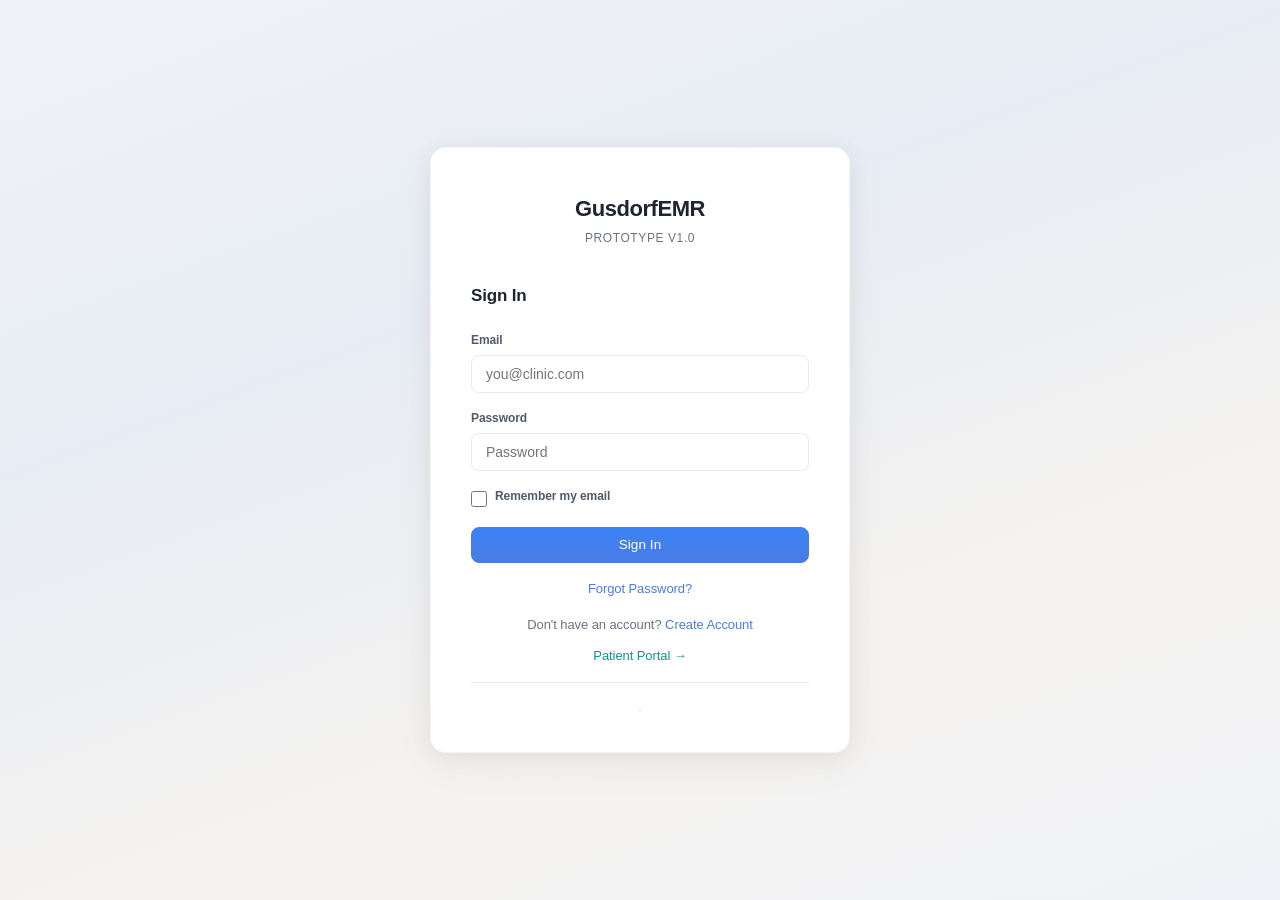
<file: index.html>
<!DOCTYPE html>
<html lang="en">
<head>
  <meta charset="UTF-8" />
  <meta name="viewport" content="width=device-width, initial-scale=1.0" />
  <meta http-equiv="Content-Security-Policy" content="default-src 'self'; script-src 'self'; style-src 'self' 'unsafe-inline'; connect-src 'self' http://127.0.0.1:8090 https://127.0.0.1:8090; object-src 'none'; base-uri 'self'; form-action 'self';">
  <title>GusdorfEMR</title>
  <link rel="stylesheet" href="style.css" />
</head>
<body>
<a href="#app" class="skip-link">Skip to main content</a>

<!-- ===== Login / Register Screen ===== -->
<div id="login-screen" class="login-screen">
  <div class="login-card">
    <div class="login-brand">
      <h1>GusdorfEMR</h1>
      <p>Prototype v1.0</p>
    </div>

    <!-- Login Form -->
    <form id="login-form" class="auth-form" autocomplete="on">
      <h2>Sign In</h2>
      <div class="form-group">
        <label for="login-email">Email</label>
        <input type="email" id="login-email" required aria-required="true" autocomplete="email" placeholder="you@clinic.com" />
      </div>
      <div class="form-group">
        <label for="login-password">Password</label>
        <input type="password" id="login-password" required aria-required="true" autocomplete="current-password" placeholder="Password" />
      </div>
      <div class="form-group checkbox-group">
        <input type="checkbox" id="login-remember" />
        <label for="login-remember">Remember my email</label>
      </div>
      <button type="submit" class="btn btn-primary btn-block">Sign In</button>
      <p class="auth-toggle"><a href="#" id="show-forgot">Forgot Password?</a></p>
      <p class="auth-toggle">Don't have an account? <a href="#" id="show-register">Create Account</a></p>
      <p class="auth-toggle" style="margin-top:12px"><a href="#" id="show-patient-portal" style="color:#0d9488">Patient Portal →</a></p>
    </form>

    <!-- Forgot Password Form -->
    <div id="forgot-form" class="auth-form hidden">
      <h2>Reset Password</h2>
      <p class="password-change-message">Enter your email address and we'll generate a temporary password.</p>
      <form id="forgot-password-form">
        <div class="form-group">
          <label for="forgot-email">Email</label>
          <input type="email" id="forgot-email" required aria-required="true" placeholder="you@clinic.com" />
        </div>
        <button type="submit" class="btn btn-primary btn-block">Reset Password</button>
      </form>
      <div id="forgot-result" class="hidden" style="margin-top:16px;">
        <div class="password-requirements" style="background:var(--success-light);color:var(--success);">
          <strong>Temporary password:</strong>
          <code id="forgot-temp-pw" style="font-size:15px;letter-spacing:1px;"></code>
          <p style="margin-top:6px;font-size:11.5px;">Use this to sign in. You will be prompted to change it immediately.</p>
        </div>
      </div>
      <p class="auth-toggle"><a href="#" id="forgot-back-login">Back to Sign In</a></p>
    </div>

    <!-- Registration Form -->
    <form id="register-form" class="auth-form hidden" autocomplete="on">
      <h2>Create Account</h2>
      <div class="form-row">
        <div class="form-group">
          <label for="reg-first">First Name *</label>
          <input type="text" id="reg-first" required aria-required="true" />
        </div>
        <div class="form-group">
          <label for="reg-last">Last Name *</label>
          <input type="text" id="reg-last" required aria-required="true" />
        </div>
      </div>
      <div class="form-row">
        <div class="form-group">
          <label for="reg-dob">Date of Birth</label>
          <input type="date" id="reg-dob" />
        </div>
        <div class="form-group">
          <label for="reg-npi">NPI Number</label>
          <input type="text" id="reg-npi" placeholder="10 digits" maxlength="10" />
        </div>
      </div>
      <div class="form-group">
        <label for="reg-email">Email *</label>
        <input type="email" id="reg-email" required aria-required="true" autocomplete="email" placeholder="you@clinic.com" />
      </div>
      <div class="form-group">
        <label for="reg-phone">Phone</label>
        <input type="tel" id="reg-phone" placeholder="(555) 123-4567" />
      </div>
      <div class="form-group">
        <label for="reg-degree">Degree *</label>
        <select id="reg-degree" required aria-required="true">
          <option value="MD">MD</option>
          <option value="DO">DO</option>
          <option value="NP">NP</option>
          <option value="PA">PA</option>
          <option value="RN">RN</option>
          <option value="PhD">PhD</option>
        </select>
      </div>
      <div class="form-row">
        <div class="form-group">
          <label for="reg-password">Password *</label>
          <input type="password" id="reg-password" required aria-required="true" autocomplete="new-password" minlength="8" placeholder="Min 8 chars, upper+lower+number+special" />
        </div>
        <div class="form-group">
          <label for="reg-confirm">Confirm Password *</label>
          <input type="password" id="reg-confirm" required aria-required="true" autocomplete="new-password" placeholder="Repeat password" />
        </div>
      </div>
      <div class="password-requirements">
        Password must contain: 8+ characters, uppercase, lowercase, a number, and a special character.
      </div>
      <button type="submit" class="btn btn-primary btn-block">Create Account</button>
      <p class="auth-toggle"><a href="#" id="show-login">Back to Sign In</a></p>
    </form>

    <!-- Pending Approval Screen -->
    <div id="pending-screen" class="auth-form hidden">
      <div class="pending-approval-icon">&#128337;</div>
      <h2>Account Pending Approval</h2>
      <p class="pending-message">Your account is awaiting administrator approval. You will be able to sign in once an administrator has approved your account.</p>
      <button type="button" class="btn btn-secondary btn-block" id="pending-signout">Sign Out</button>
    </div>

    <!-- Force Password Change Screen -->
    <div id="password-change-screen" class="auth-form hidden">
      <h2>Change Your Password</h2>
      <p class="password-change-message">You must change your password before continuing.</p>
      <form id="force-password-form">
        <div class="form-group">
          <label for="new-password">New Password</label>
          <input type="password" id="new-password" required aria-required="true" autocomplete="new-password" minlength="8" placeholder="Min 8 characters" />
        </div>
        <div class="form-group">
          <label for="confirm-new-password">Confirm New Password</label>
          <input type="password" id="confirm-new-password" required aria-required="true" autocomplete="new-password" placeholder="Repeat password" />
        </div>
        <div class="password-requirements">
          Password must contain: 8+ characters, uppercase, lowercase, a number, and a special character.
        </div>
        <button type="submit" class="btn btn-primary btn-block">Change Password</button>
      </form>
      <button type="button" class="btn btn-secondary btn-block" id="password-change-signout" style="margin-top:8px;">Sign Out</button>
    </div>

    <div class="login-footer">
      <button id="login-dark-toggle" class="btn-ghost" title="Toggle dark mode" aria-label="Toggle dark mode"></button>
    </div>
  </div>
</div>

<div id="shell" class="hidden">
  <!-- ===== Sidebar ===== -->
  <nav id="sidebar" role="navigation" aria-label="Main navigation">
    <div class="sidebar-brand">
      <h1>GusdorfEMR</h1>
      <span>Prototype v1.0</span>
    </div>


    <!-- Sidebar Search -->
    <div class="sidebar-search-wrap">
      <svg class="sidebar-search-icon" width="14" height="14" viewBox="0 0 24 24" fill="none" stroke="currentColor" stroke-width="2" stroke-linecap="round" stroke-linejoin="round">
        <circle cx="11" cy="11" r="8"/><line x1="21" y1="21" x2="16.65" y2="16.65"/>
      </svg>
      <input type="text" id="sidebar-search" class="sidebar-search-input" placeholder="Search patients…" autocomplete="off" aria-label="Search patients" />
      <div id="sidebar-search-results" class="sidebar-search-results hidden"></div>
    </div>

    <div class="sidebar-nav">
      <!-- Favorites -->
      <div id="sidebar-favorites" class="sidebar-favorites"></div>

      <!-- Home -->
      <a href="#dashboard" class="nav-item" data-nav="dashboard" title="Home">
        <svg width="16" height="16" viewBox="0 0 24 24" fill="none" stroke="currentColor" stroke-width="2" stroke-linecap="round" stroke-linejoin="round">
          <path d="M3 9l9-7 9 7v11a2 2 0 0 1-2 2H5a2 2 0 0 1-2-2z"/><polyline points="9 22 9 12 15 12 15 22"/>
        </svg>
        Home
      </a>

      <!-- My Patients -->
      <button class="nav-section-label nav-section-collapsible" id="section-patients-toggle" aria-expanded="true">My Patients <span class="sidebar-collapse-arrow">▾</span></button>
      <div id="section-patients-body">
        <a href="#patients" class="nav-item" data-nav="patients" title="All Patients">
          <svg width="16" height="16" viewBox="0 0 24 24" fill="none" stroke="currentColor" stroke-width="2" stroke-linecap="round" stroke-linejoin="round">
            <path d="M17 21v-2a4 4 0 0 0-4-4H5a4 4 0 0 0-4 4v2"/><circle cx="9" cy="7" r="4"/>
            <path d="M23 21v-2a4 4 0 0 0-3-3.87"/><path d="M16 3.13a4 4 0 0 1 0 7.75"/>
          </svg>
          All Patients
        </a>
        <a href="#recents" class="nav-item" data-nav="recents" title="Recents">
          <svg width="16" height="16" viewBox="0 0 24 24" fill="none" stroke="currentColor" stroke-width="2" stroke-linecap="round" stroke-linejoin="round">
            <circle cx="12" cy="12" r="10"/><polyline points="12 6 12 12 16 14"/>
          </svg>
          Recents
        </a>
        <button class="nav-section-label nav-section-collapsible nav-section-nested" id="my-lists-toggle" aria-expanded="true">My Lists <span class="sidebar-collapse-arrow">▾</span></button>
        <div id="my-lists-body">
          <div id="sidebar-inpatient-list"></div>
          <div id="sidebar-lists"></div>
          <div id="sidebar-smart-lists"></div>
          <a href="#" class="nav-item nav-item-action" id="nav-new-list" data-nav="new-list">+ New List</a>
          <a href="#" class="nav-item nav-item-action" id="nav-new-smart-list" data-nav="new-smart-list">+ Smart List</a>
          <a href="#" class="nav-item nav-item-action" id="nav-import-list" data-nav="import-list">+ Shared List</a>
        </div>
      </div>

      <!-- Clinical -->
      <button class="nav-section-label nav-section-collapsible" id="section-clinical-toggle" aria-expanded="true">Clinical <span class="sidebar-collapse-arrow">▾</span></button>
      <div id="section-clinical-body">
        <a href="#schedule" class="nav-item" data-nav="schedule" title="Schedule">
          <svg width="16" height="16" viewBox="0 0 24 24" fill="none" stroke="currentColor" stroke-width="2" stroke-linecap="round" stroke-linejoin="round">
            <rect x="3" y="4" width="18" height="18" rx="2" ry="2"/><line x1="16" y1="2" x2="16" y2="6"/><line x1="8" y1="2" x2="8" y2="6"/><line x1="3" y1="10" x2="21" y2="10"/>
          </svg>
          Schedule
        </a>
        <a href="#" id="nav-calculators" class="nav-item" data-nav="calculators" title="Tools">
          <svg width="16" height="16" viewBox="0 0 24 24" fill="none" stroke="currentColor" stroke-width="2" stroke-linecap="round" stroke-linejoin="round">
            <rect x="4" y="2" width="16" height="20" rx="2"/><line x1="8" y1="6" x2="16" y2="6"/>
            <line x1="8" y1="10" x2="16" y2="10"/><line x1="8" y1="14" x2="12" y2="14"/>
          </svg>
          Tools
        </a>
        <a href="#reference" class="nav-item" data-nav="reference" title="Reference Materials">
          <svg width="16" height="16" viewBox="0 0 24 24" fill="none" stroke="currentColor" stroke-width="2" stroke-linecap="round" stroke-linejoin="round">
            <path d="M4 19.5A2.5 2.5 0 0 1 6.5 17H20"/><path d="M6.5 2H20v20H6.5A2.5 2.5 0 0 1 4 19.5v-15A2.5 2.5 0 0 1 6.5 2z"/>
          </svg>
          Reference Materials
        </a>
        <a href="#care-gaps" class="nav-item" data-nav="care-gaps" title="Care Gaps">
          <svg width="16" height="16" viewBox="0 0 24 24" fill="none" stroke="currentColor" stroke-width="2" stroke-linecap="round" stroke-linejoin="round">
            <path d="M22 12h-4l-3 9L9 3l-3 9H2"/>
          </svg>
          Care Gaps
          <span class="nav-badge" id="care-gaps-badge" aria-label="Care gaps count"></span>
        </a>
        <a href="#ai-review" class="nav-item" data-nav="ai-review" title="AI Chart Review">
          <svg width="16" height="16" viewBox="0 0 24 24" fill="none" stroke="currentColor" stroke-width="2" stroke-linecap="round" stroke-linejoin="round">
            <circle cx="12" cy="12" r="10"/><path d="M12 16v-4"/><path d="M12 8h.01"/>
          </svg>
          AI Review
        </a>
        <a href="#reminders" class="nav-item" data-nav="reminders" title="Reminders">
          <svg width="16" height="16" viewBox="0 0 24 24" fill="none" stroke="currentColor" stroke-width="2" stroke-linecap="round" stroke-linejoin="round">
            <path d="M18 8A6 6 0 0 0 6 8c0 7-3 9-3 9h18s-3-2-3-9"/><path d="M13.73 21a2 2 0 0 1-3.46 0"/>
          </svg>
          Reminders
          <span class="nav-badge" id="reminders-badge" aria-label="Reminders count"></span>
        </a>
      </div>

      <!-- Analytics -->
      <button class="nav-section-label nav-section-collapsible" id="section-analytics-toggle" aria-expanded="true">Analytics <span class="sidebar-collapse-arrow">&#9662;</span></button>
      <div id="section-analytics-body">
        <a href="#slicer" class="nav-item" data-nav="slicer" title="SlicerDicer Analytics">
          <svg width="16" height="16" viewBox="0 0 24 24" fill="none" stroke="currentColor" stroke-width="2" stroke-linecap="round" stroke-linejoin="round">
            <line x1="18" y1="20" x2="18" y2="10"/><line x1="12" y1="20" x2="12" y2="4"/><line x1="6" y1="20" x2="6" y2="14"/>
          </svg>
          SlicerDicer
        </a>
      </div>

      <!-- Billing -->
      <button class="nav-section-label nav-section-collapsible" id="section-billing-toggle" aria-expanded="true">Billing <span class="sidebar-collapse-arrow">&#9662;</span></button>
      <div id="section-billing-body">
        <a href="#billing" class="nav-item" data-nav="billing" title="Claims & Billing">
          <svg width="16" height="16" viewBox="0 0 24 24" fill="none" stroke="currentColor" stroke-width="2" stroke-linecap="round" stroke-linejoin="round">
            <line x1="12" y1="1" x2="12" y2="23"/><path d="M17 5H9.5a3.5 3.5 0 0 0 0 7h5a3.5 3.5 0 0 1 0 7H6"/>
          </svg>
          Claims
          <span class="nav-badge" id="claims-badge" aria-label="Claims count"></span>
        </a>
        <a href="#prior-auth" class="nav-item" data-nav="prior-auth" title="Prior Authorizations">
          <svg width="16" height="16" viewBox="0 0 24 24" fill="none" stroke="currentColor" stroke-width="2" stroke-linecap="round" stroke-linejoin="round">
            <path d="M12 22s8-4 8-10V5l-8-3-8 3v7c0 6 8 10 8 10z"/>
          </svg>
          Prior Auth
          <span class="nav-badge" id="prior-auth-badge" aria-label="Prior authorizations count"></span>
        </a>
      </div>

      <!-- Messaging -->
      <button class="nav-section-label nav-section-collapsible" id="section-messaging-toggle" aria-expanded="true">Messaging <span class="sidebar-collapse-arrow">▾</span></button>
      <div id="section-messaging-body">
        <a href="#messages" class="nav-item" data-nav="messages" title="Patient Messages">
          <svg width="16" height="16" viewBox="0 0 24 24" fill="none" stroke="currentColor" stroke-width="2" stroke-linecap="round" stroke-linejoin="round">
            <path d="M21 15a2 2 0 0 1-2 2H7l-4 4V5a2 2 0 0 1 2-2h14a2 2 0 0 1 2 2z"/>
          </svg>
          Patient Messages
          <span class="nav-badge" id="messages-badge" aria-label="Messages count"></span>
        </a>
        <a href="#secure-chat" class="nav-item" data-nav="secure-chat" title="Secure Chat">
          <svg width="16" height="16" viewBox="0 0 24 24" fill="none" stroke="currentColor" stroke-width="2" stroke-linecap="round" stroke-linejoin="round">
            <path d="M21 11.5a8.38 8.38 0 0 1-.9 3.8 8.5 8.5 0 0 1-7.6 4.7 8.38 8.38 0 0 1-3.8-.9L3 21l1.9-5.7a8.38 8.38 0 0 1-.9-3.8 8.5 8.5 0 0 1 4.7-7.6 8.38 8.38 0 0 1 3.8-.9h.5a8.48 8.48 0 0 1 8 8v.5z"/>
          </svg>
          Secure Chat
          <span class="nav-badge" id="secure-chat-badge" aria-label="Secure chat count"></span>
        </a>
        <a href="#inbox/labs" class="nav-item" data-nav="inbox-labs" title="Test Results">
          <svg width="16" height="16" viewBox="0 0 24 24" fill="none" stroke="currentColor" stroke-width="2" stroke-linecap="round" stroke-linejoin="round">
            <path d="M14.5 2H6a2 2 0 0 0-2 2v16a2 2 0 0 0 2 2h12a2 2 0 0 0 2-2V7.5L14.5 2z"/><polyline points="14 2 14 8 20 8"/>
          </svg>
          Test Results
          <span class="nav-badge" id="labs-badge" aria-label="Test results count"></span>
        </a>
        <a href="#inbox/refills" class="nav-item" data-nav="inbox-refills" title="Refill Requests">
          <svg width="16" height="16" viewBox="0 0 24 24" fill="none" stroke="currentColor" stroke-width="2" stroke-linecap="round" stroke-linejoin="round">
            <path d="M21 12a9 9 0 0 1-9 9m9-9a9 9 0 0 0-9-9m9 9H3m9 9a9 9 0 0 1-9-9m9 9c1.66 0 3-4.03 3-9s-1.34-9-3-9m0 18c-1.66 0-3-4.03-3-9s1.34-9 3-9"/>
          </svg>
          Refill Requests
          <span class="nav-badge" id="refills-badge" aria-label="Refill requests count"></span>
        </a>
        <a href="#inbox/notes" class="nav-item" data-nav="inbox-notes" title="Unsigned Notes">
          <svg width="16" height="16" viewBox="0 0 24 24" fill="none" stroke="currentColor" stroke-width="2" stroke-linecap="round" stroke-linejoin="round">
            <path d="M11 4H4a2 2 0 0 0-2 2v14a2 2 0 0 0 2 2h14a2 2 0 0 0 2-2v-7"/><path d="M18.5 2.5a2.121 2.121 0 0 1 3 3L12 15l-4 1 1-4 9.5-9.5z"/>
          </svg>
          Unsigned Notes
          <span class="nav-badge" id="notes-badge" aria-label="Unsigned notes count"></span>
        </a>
      </div>

      <!-- Clinical Tools -->
      <div class="nav-section">
        <div class="nav-section-header">CLINICAL TOOLS</div>
        <a href="#cds" class="nav-item" data-nav="cds" title="Clinical Decision Support">
          <span class="nav-label">CDS Alerts</span>
        </a>
        <a href="#bed-board" class="nav-item" data-nav="bed-board" title="Bed Board">
          <span class="nav-label">Bed Board</span>
        </a>
      </div>

      <!-- Rehabilitation -->
      <div class="nav-section">
        <div class="nav-section-header">REHABILITATION</div>
        <a href="#physical-therapy" class="nav-item" data-nav="physical-therapy" title="Physical Therapy">
          <span class="nav-label">Physical Therapy</span>
        </a>
        <a href="#speech-therapy" class="nav-item" data-nav="speech-therapy" title="Speech-Language Pathology">
          <span class="nav-label">Speech Therapy</span>
        </a>
      </div>

      <!-- Patient Engagement -->
      <div class="nav-section">
        <div class="nav-section-header">PATIENT ENGAGEMENT</div>
        <a href="#appt-reminders" class="nav-item" data-nav="appt-reminders" title="Appointment Reminders">
          <span class="nav-label">Reminders</span>
        </a>
        <a href="#refill-requests" class="nav-item" data-nav="refill-requests" title="Refill Requests">
          <span class="nav-label">Refill Requests</span>
        </a>
        <a href="#e-visits" class="nav-item" data-nav="e-visits" title="E-Visits">
          <span class="nav-label">E-Visits</span>
        </a>
      </div>

      <!-- Revenue Cycle -->
      <div class="nav-section">
        <div class="nav-section-header">REVENUE CYCLE</div>
        <a href="#charge-capture" class="nav-item" data-nav="charge-capture" title="Charge Capture">
          <span class="nav-label">Charge Capture</span>
        </a>
        <a href="#denial-mgmt" class="nav-item" data-nav="denial-mgmt" title="Denial Management">
          <span class="nav-label">Denials</span>
        </a>
        <a href="#patient-billing" class="nav-item" data-nav="patient-billing" title="Patient Billing">
          <span class="nav-label">Patient Billing</span>
        </a>
      </div>

      <!-- Interoperability -->
      <div class="nav-section">
        <div class="nav-section-header">INTEROPERABILITY</div>
        <a href="#external-labs" class="nav-item" data-nav="external-labs" title="External Labs">
          <span class="nav-label">External Labs</span>
        </a>
        <a href="#hie" class="nav-item" data-nav="hie" title="Health Information Exchange">
          <span class="nav-label">HIE</span>
        </a>
        <a href="#ccd-exchange" class="nav-item" data-nav="ccd-exchange" title="CCD Exchange">
          <span class="nav-label">CCD Exchange</span>
        </a>
        <a href="#pacs-viewer" class="nav-item" data-nav="pacs-viewer" title="PACS Viewer">
          <span class="nav-label">PACS Viewer</span>
        </a>
        <a href="#device-integration" class="nav-item" data-nav="device-integration" title="Device Integration">
          <span class="nav-label">Devices</span>
        </a>
      </div>

      <!-- Population Health -->
      <div class="nav-section">
        <div class="nav-section-header">POPULATION HEALTH</div>
        <a href="#quality-measures" class="nav-item" data-nav="quality-measures" title="Quality Measures">
          <span class="nav-label">Quality Measures</span>
        </a>
        <a href="#registries" class="nav-item" data-nav="registries" title="Disease Registries">
          <span class="nav-label">Registries</span>
        </a>
        <a href="#risk-stratification" class="nav-item" data-nav="risk-stratification" title="Risk Stratification">
          <span class="nav-label">Risk Scores</span>
        </a>
        <a href="#panel-mgmt" class="nav-item" data-nav="panel-mgmt" title="Panel Management">
          <span class="nav-label">Panel Mgmt</span>
        </a>
      </div>

      <!-- System Settings -->
      <button class="nav-section-label nav-section-collapsible" id="section-settings-toggle" aria-expanded="true">System Settings <span class="sidebar-collapse-arrow">▾</span></button>
      <div id="section-settings-body">
        <a href="#settings" class="nav-item" data-nav="settings" title="Settings">
          <svg width="16" height="16" viewBox="0 0 24 24" fill="none" stroke="currentColor" stroke-width="2" stroke-linecap="round" stroke-linejoin="round">
            <circle cx="12" cy="12" r="3"/><path d="M19.4 15a1.65 1.65 0 0 0 .33 1.82l.06.06a2 2 0 0 1-2.83 2.83l-.06-.06a1.65 1.65 0 0 0-1.82-.33 1.65 1.65 0 0 0-1 1.51V21a2 2 0 0 1-4 0v-.09A1.65 1.65 0 0 0 9 19.4a1.65 1.65 0 0 0-1.82.33l-.06.06a2 2 0 0 1-2.83-2.83l.06-.06A1.65 1.65 0 0 0 4.68 15a1.65 1.65 0 0 0-1.51-1H3a2 2 0 0 1 0-4h.09A1.65 1.65 0 0 0 4.6 9a1.65 1.65 0 0 0-.33-1.82l-.06-.06a2 2 0 0 1 2.83-2.83l.06.06A1.65 1.65 0 0 0 9 4.68a1.65 1.65 0 0 0 1-1.51V3a2 2 0 0 1 4 0v.09a1.65 1.65 0 0 0 1 1.51 1.65 1.65 0 0 0 1.82-.33l.06-.06a2 2 0 0 1 2.83 2.83l-.06.06A1.65 1.65 0 0 0 19.4 9a1.65 1.65 0 0 0 1.51 1H21a2 2 0 0 1 0 4h-.09a1.65 1.65 0 0 0-1.51 1z"/>
          </svg>
          Settings
        </a>
        <a href="#providers" class="nav-item" data-nav="providers" title="Providers">
          <svg width="16" height="16" viewBox="0 0 24 24" fill="none" stroke="currentColor" stroke-width="2" stroke-linecap="round" stroke-linejoin="round">
            <path d="M20 21v-2a4 4 0 0 0-4-4H8a4 4 0 0 0-4 4v2"/><circle cx="12" cy="7" r="4"/>
          </svg>
          Providers
        </a>
        <a href="#admin" class="nav-item hidden" data-nav="admin" id="nav-admin" title="Admin">
          <svg width="16" height="16" viewBox="0 0 24 24" fill="none" stroke="currentColor" stroke-width="2" stroke-linecap="round" stroke-linejoin="round">
            <path d="M12 22s8-4 8-10V5l-8-3-8 3v7c0 6 8 10 8 10z"/>
          </svg>
          Admin
          <span class="nav-badge" id="admin-badge" aria-label="Admin alerts count"></span>
        </a>
      </div>
    </div>

    <div id="sidebar-resize-handle" title="Drag to resize"></div>

    <button class="sidebar-collapse-btn" id="sidebar-collapse-btn" title="Collapse sidebar" aria-label="Collapse sidebar">
      <svg width="16" height="16" viewBox="0 0 24 24" fill="none" stroke="currentColor" stroke-width="2" stroke-linecap="round" stroke-linejoin="round">
        <polyline points="15 18 9 12 15 6"/>
      </svg>
    </button>

    <div class="provider-selector">
      <label>Signed in as</label>
      <div id="logged-in-user" class="logged-in-user"></div>
      <button id="logout-btn" class="btn btn-secondary btn-block btn-sm" style="margin-top:6px;">Sign Out</button>
    </div>
  </nav>

  <!-- ===== Main column ===== -->
  <div id="main" role="main" aria-label="Main content">
    <!-- Topbar -->
    <div id="topbar">
      <button id="sidebar-toggle" class="sidebar-toggle" aria-label="Toggle menu">
        <svg width="20" height="20" viewBox="0 0 24 24" fill="none" stroke="currentColor" stroke-width="2" stroke-linecap="round"><line x1="3" y1="6" x2="21" y2="6"/><line x1="3" y1="12" x2="21" y2="12"/><line x1="3" y1="18" x2="21" y2="18"/></svg>
      </button>
      <div id="topbar-title">Loading…</div>
      <div id="topbar-meta"></div>
      <div id="topbar-actions"></div>
      <!-- WS8h: Notification bell -->
      <button id="notif-bell" class="btn-ghost" style="position:relative;font-size:18px;padding:6px 10px;" title="Notifications" aria-label="Notifications">
        &#x1f514;
        <span id="notif-badge" class="badge badge-sm" style="position:absolute;top:0;right:0;background:var(--danger,#dc3545);color:#fff;display:none;font-size:10px;min-width:16px;height:16px;line-height:16px;text-align:center;border-radius:8px;padding:0 4px;">0</span>
      </button>
    </div>

    <!-- Patient tabs (inpatient multi-chart) -->
    <div id="patient-tab-bar" class="patient-tab-bar hidden"></div>

    <!-- Routed content -->
    <div id="app"></div>
  </div>
</div>

<!-- ===== Shared modal (re-used by all views) ===== -->
<div id="modal-backdrop" class="modal-backdrop hidden" role="presentation">
  <div id="modal" class="modal" role="dialog" aria-modal="true" aria-labelledby="modal-title" aria-describedby="modal-body">
    <div class="modal-header">
      <h2 class="modal-title" id="modal-title">Modal</h2>
      <button class="modal-close" id="modal-close" aria-label="Close modal">
        <svg width="18" height="18" viewBox="0 0 24 24" fill="none" stroke="currentColor" stroke-width="2.5" stroke-linecap="round">
          <line x1="18" y1="6" x2="6" y2="18"/><line x1="6" y1="6" x2="18" y2="18"/>
        </svg>
      </button>
    </div>
    <div class="modal-body" id="modal-body"></div>
    <div class="modal-footer" id="modal-footer"></div>
  </div>
</div>

<!-- ===== Toast container ===== -->
<div id="toast-container" aria-live="polite" aria-atomic="false" role="status"></div>

<!-- WS8g: Mobile bottom navigation -->
<nav class="mobile-bottom-nav" id="mobile-bottom-nav">
  <a href="#dashboard" class="bottom-nav-item" aria-label="Patients"><span class="nav-icon">&#x1f465;</span><span class="nav-label">Patients</span></a>
  <a href="#bed-board" class="bottom-nav-item" aria-label="Beds"><span class="nav-icon">&#x1f6cf;</span><span class="nav-label">Beds</span></a>
  <a href="#" class="bottom-nav-item" aria-label="Chart"><span class="nav-icon">&#x1f4cb;</span><span class="nav-label">Chart</span></a>
  <a href="#" class="bottom-nav-item" aria-label="Orders"><span class="nav-icon">&#x1f4dd;</span><span class="nav-label">Orders</span></a>
  <a href="#" class="bottom-nav-item" aria-label="More"><span class="nav-icon">&#x2630;</span><span class="nav-label">More</span></a>
</nav>

<!-- ===== Scripts — load order matters ===== -->
<script src="data.js"></script>
<script src="pb-sync.js"></script>
<script src="medications.js"></script>
<script src="labdata.js"></script>
<script src="imagingdata.js"></script>
<script src="views/providers.js"></script>
<script src="views/dashboard.js"></script>
<script src="views/chart.js"></script>
<script src="views/discharge.js"></script>
<script src="views/encounter.js"></script>
<script src="views/orders.js"></script>
<script src="views/calculators.js"></script>
<script src="views/schedule.js"></script>
<script src="views/inbox.js"></script>
<script src="views/messages.js"></script>
<script src="views/portal.js"></script>
<script src="views/lists.js"></script>
<script src="views/admin.js"></script>
<script src="views/settings.js"></script>
<script src="views/reference.js"></script>
<script src="views/billing.js"></script>
<script src="views/prior-auth.js"></script>
<script src="views/care-gaps.js"></script>
<script src="views/ai-review.js"></script>
<script src="views/smart-phrases.js"></script>
<script src="views/secure-chat.js"></script>
<script src="views/slicer.js"></script>
<script src="views/media-letters-reminders.js"></script>
<script src="views/note-preview-care-everywhere.js"></script>
<!-- Clinical -->
<script src="views/order-sets.js"></script>
<script src="views/cds.js"></script>
<script src="views/e-prescribe.js"></script>
<!-- Nursing & Inpatient -->
<script src="views/mar.js"></script>
<script src="views/nursing-assess.js"></script>
<script src="views/care-plans.js"></script>
<script src="views/io-tracking.js"></script>
<script src="views/bed-board.js"></script>
<!-- Patient Engagement -->
<script src="views/check-in.js"></script>
<script src="views/surveys.js"></script>
<script src="views/reminders-appt.js"></script>
<script src="views/refill-requests.js"></script>
<script src="views/e-visits.js"></script>
<!-- Revenue Cycle -->
<script src="views/coding-assist.js"></script>
<script src="views/charge-capture.js"></script>
<script src="views/claim-scrub.js"></script>
<script src="views/denial-mgmt.js"></script>
<script src="views/patient-billing.js"></script>
<!-- Interoperability -->
<script src="views/external-labs.js"></script>
<script src="views/hie.js"></script>
<script src="views/ccd-exchange.js"></script>
<script src="views/pacs-viewer.js"></script>
<script src="views/device-integration.js"></script>
<!-- Population Health -->
<script src="views/quality-measures.js"></script>
<script src="views/registries.js"></script>
<script src="views/risk-stratification.js"></script>
<script src="views/panel-mgmt.js"></script>
<!-- Specialty -->
<script src="views/oncology.js"></script>
<script src="views/obgyn.js"></script>
<script src="views/behavioral-health.js"></script>
<script src="views/pediatrics.js"></script>
<script src="views/surgery.js"></script>
<script src="views/physical-therapy.js"></script>
<script src="views/speech-therapy.js"></script>
<script src="state.js"></script>
<script src="fhir.js"></script>
<script src="app.js"></script>

</body>
</html>
</file>
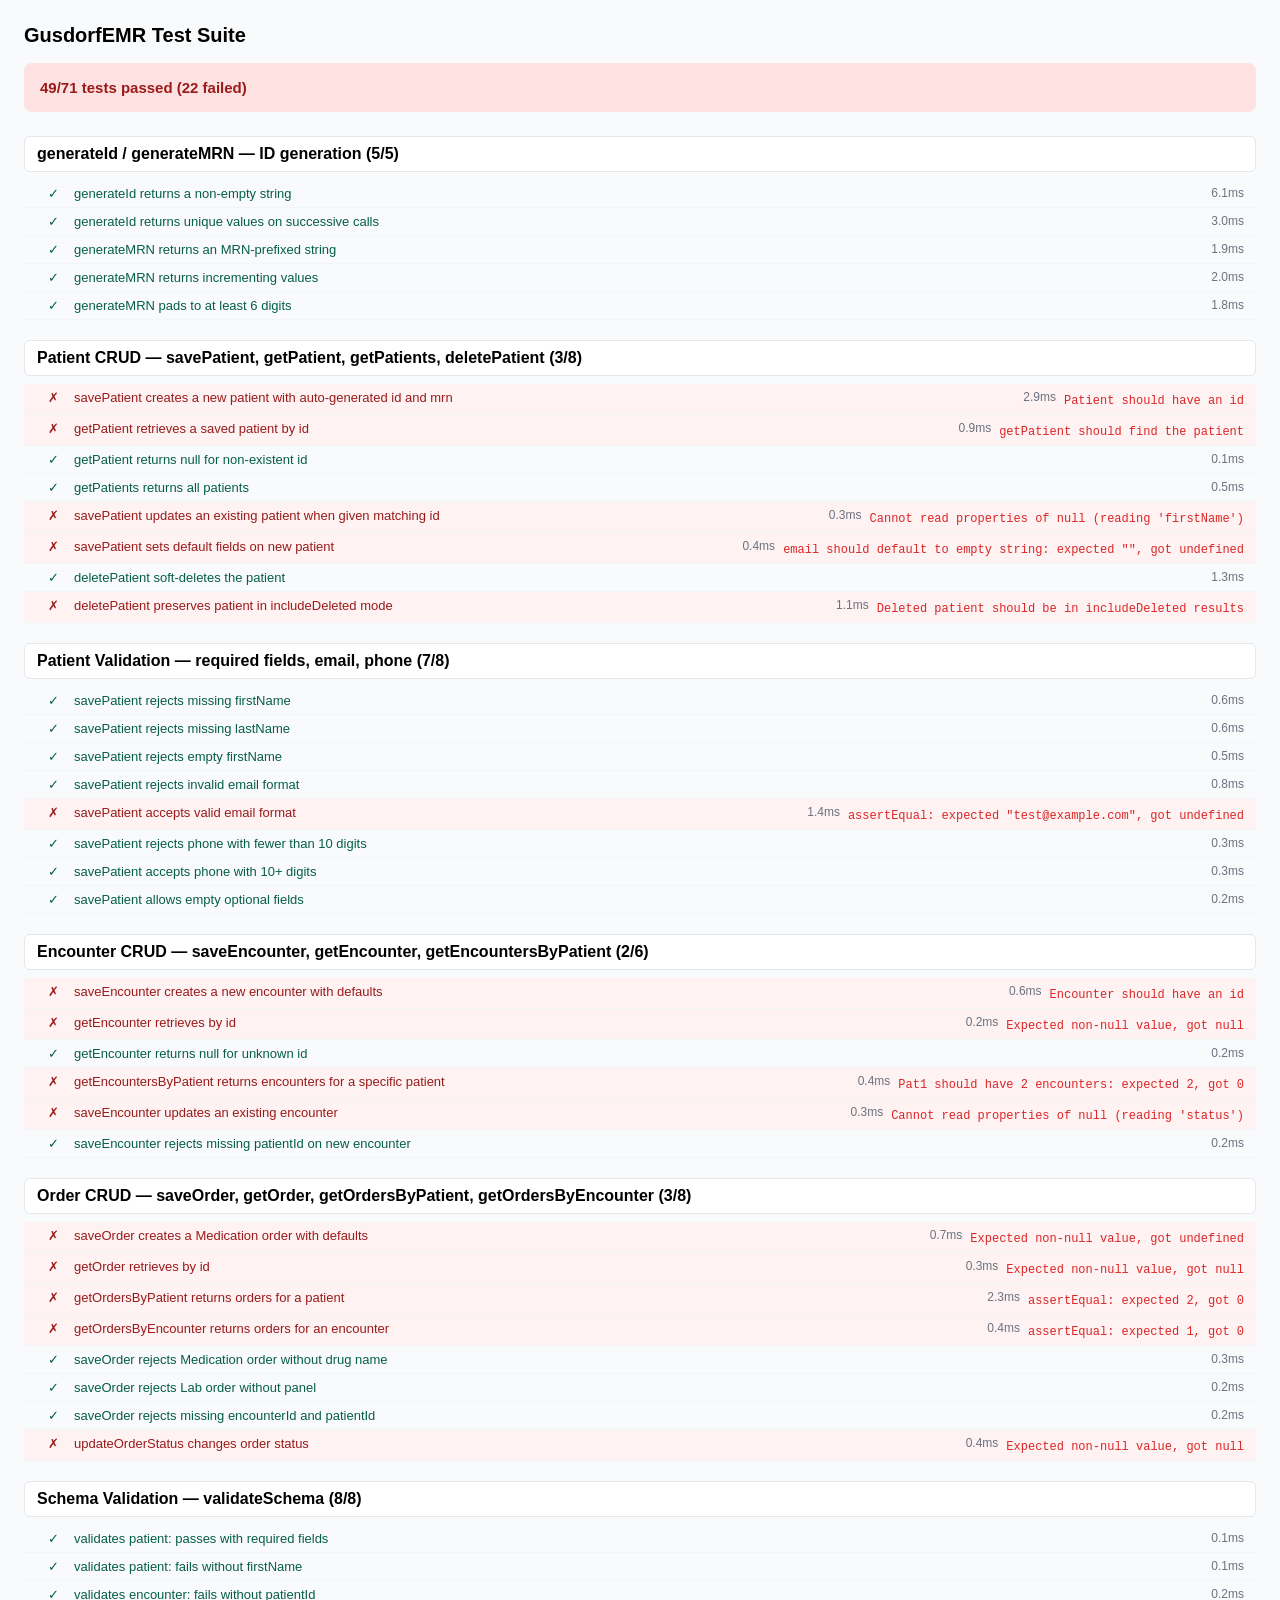
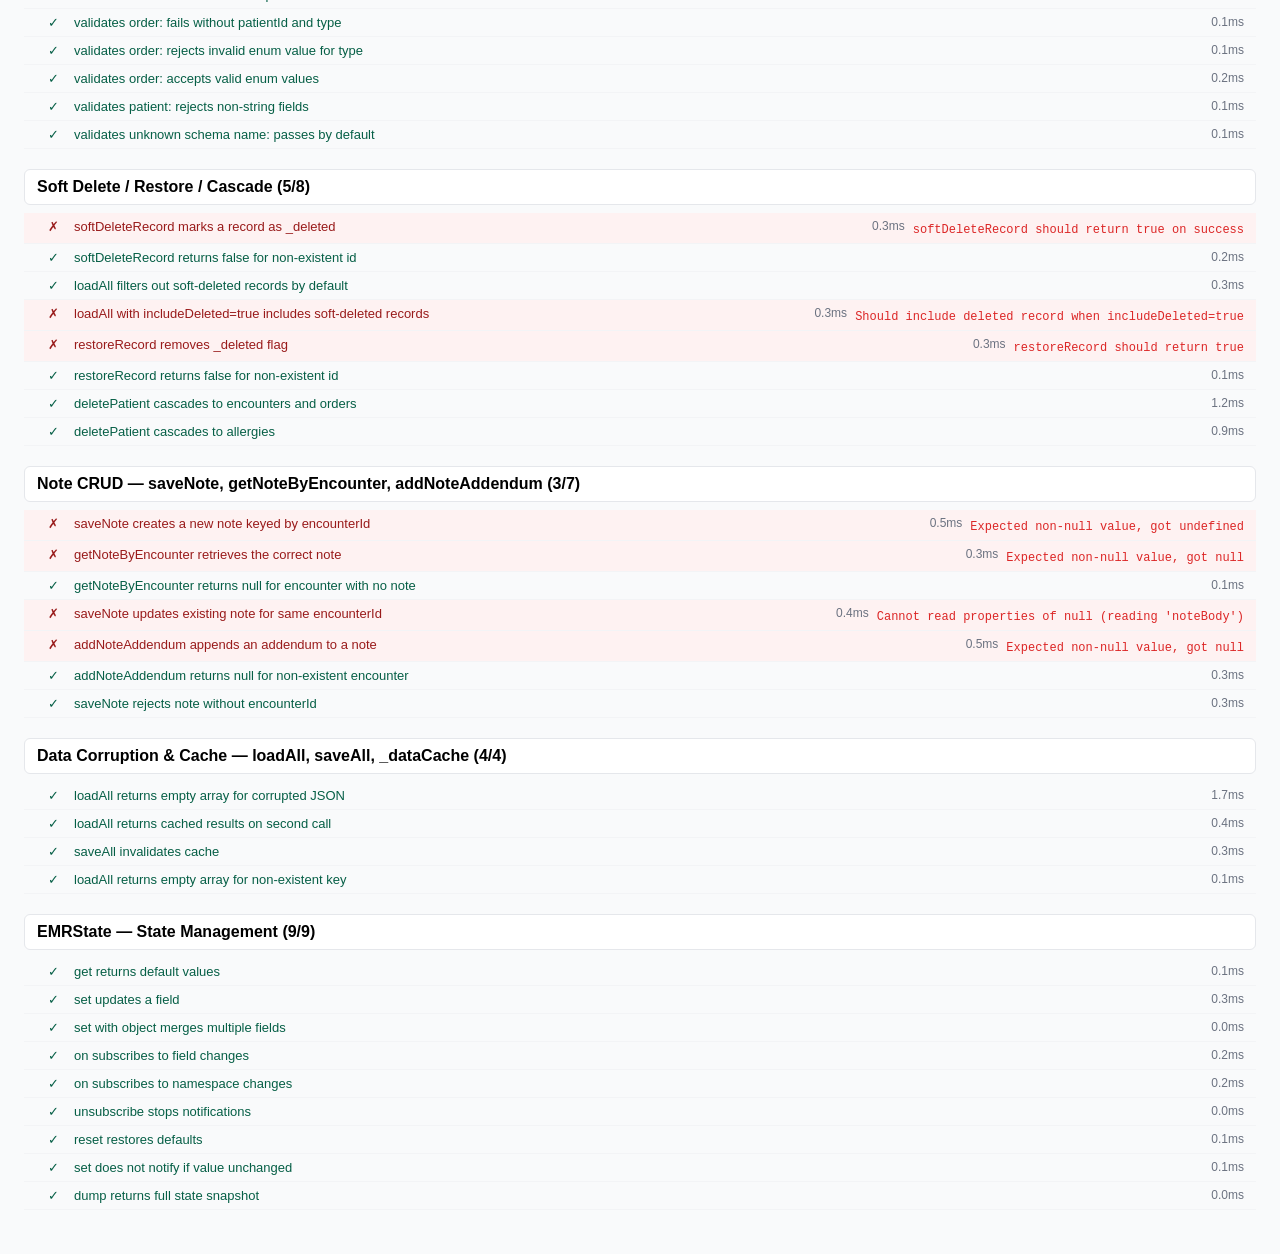
<file: tests/test-runner.html>
<!DOCTYPE html>
<html lang="en">
<head>
  <meta charset="UTF-8">
  <title>GusdorfEMR — Test Suite</title>
  <style>
    * { margin: 0; padding: 0; box-sizing: border-box; }
    body { font-family: -apple-system, BlinkMacSystemFont, 'Segoe UI', sans-serif; padding: 24px; background: #f9fafb; }
    h1 { font-size: 20px; margin-bottom: 16px; }
    .summary { padding: 16px; border-radius: 8px; margin-bottom: 24px; font-size: 15px; font-weight: 600; }
    .summary.pass { background: #d1fae5; color: #065f46; }
    .summary.fail { background: #fee2e2; color: #991b1b; }
    .suite { margin-bottom: 20px; }
    .suite-name { font-size: 16px; font-weight: 600; margin-bottom: 8px; padding: 8px 12px; background: white; border-radius: 6px; border: 1px solid #e5e7eb; }
    .test { padding: 6px 12px 6px 24px; font-size: 13px; border-bottom: 1px solid #f3f4f6; display: flex; gap: 8px; }
    .test.pass { color: #065f46; }
    .test.fail { color: #991b1b; background: #fef2f2; }
    .test .icon { width: 18px; flex-shrink: 0; }
    .test .error { font-size: 12px; color: #dc2626; margin-top: 4px; font-family: monospace; white-space: pre-wrap; }
    .duration { color: #6b7280; font-size: 12px; margin-left: auto; }
  </style>
</head>
<body>
  <h1>GusdorfEMR Test Suite</h1>
  <div id="summary" class="summary">Running...</div>
  <div id="results"></div>

  <!-- Load app source files (order matters) -->
  <script src="../data.js"></script>
  <script src="../medications.js"></script>
  <script src="../labdata.js"></script>
  <script src="../imagingdata.js"></script>
  <!-- state.js if it exists -->
  <script src="../state.js" onerror="console.log('state.js not found, skipping')"></script>
  <!-- fhir.js if it exists -->
  <script src="../fhir.js" onerror="console.log('fhir.js not found, skipping')"></script>

  <!-- Test framework -->
  <script src="test-framework.js"></script>

  <!-- Test suites -->
  <script src="test-data.js"></script>
  <script src="test-state.js"></script>

  <!-- Run tests -->
  <script>
    TestRunner.run();
  </script>
</body>
</html>
</file>
<file: style.css>
/* ============================================================
   EMR — Clinical Light Theme
   ============================================================ */

/* ---------- Utility ---------- */
.hidden { display: none !important; }

/* ---------- Design tokens ---------- */
:root {
  /* Refined palette — warm neutrals with muted accents */
  --bg-base:      #f7f8fa;
  --bg-surface:   #ffffff;
  --bg-sidebar:   #1a1f2e;
  --bg-sidebar-hover: #252b3b;
  --bg-sidebar-active: #3b5998;
  --accent-blue:  #4a7ce2;
  --accent-blue-hover: #3a6ad0;
  --accent-blue-light: #f0f4fb;
  --text-primary: #1e2432;
  --text-secondary: #525a6a;
  --text-muted:   #6b7280;
  --text-sidebar: #b0b8c4;
  --text-sidebar-active: #ffffff;
  --border:       #e8eaef;
  --border-focus: #4a7ce2;
  --danger:       #d04848;
  --danger-hover: #b53b3b;
  --danger-light: #fdf2f2;
  --success:      #2d8659;
  --success-light: #f0f9f4;
  --warning:      #c27a30;
  --warning-light: #fdf8f0;

  --priority-routine: #6b7280;
  --priority-urgent:  #c27a30;
  --priority-stat:    #d04848;
  --priority-routine-bg: #f2f3f6;
  --priority-urgent-bg:  #fdf8f0;
  --priority-stat-bg:    #fdf2f2;

  --status-open:   #3b6db5;
  --status-signed: #2d8659;
  --status-closed: #8b93a1;
  --status-open-bg:   #f0f4fb;
  --status-signed-bg: #f0f9f4;
  --status-closed-bg: #f2f3f6;

  --order-pending-color:    #c27a30;
  --order-active-color:     #3b6db5;
  --order-completed-color:  #2d8659;
  --order-cancelled-color:  #8b93a1;

  /* webOMR chart-view tokens */
  --omr-bg-content:       #fdfcf5;
  --omr-header-color:     #6b3050;
  --omr-table-header-bg:  #f0eff2;
  --omr-table-alt-row:    #faf9f4;
  --omr-table-link:       #3b5fa0;
  --omr-subtab-profile:       #f5f2fb;
  --omr-subtab-problems:      #f0f9f4;
  --omr-subtab-results:       #fdfcf0;
  --omr-subtab-medications:   #f7f8fa;
  --omr-subtab-notes:         #f0f4fb;
  --omr-subtab-orders:        #f0f9f4;
  --omr-subtab-immunizations: #eefaf5;
  --omr-subtab-all:           #f7f8fa;

  --sidebar-width: 232px;
  --topbar-height: 56px;
  --radius:        8px;
  --shadow-sm:     0 1px 2px rgba(0,0,0,0.04), 0 1px 4px rgba(0,0,0,0.03);
  --shadow-md:     0 2px 8px rgba(0,0,0,0.06), 0 4px 16px rgba(0,0,0,0.04);
  --shadow-lg:     0 8px 24px rgba(0,0,0,0.08), 0 16px 48px rgba(0,0,0,0.06);
  --transition:    0.2s cubic-bezier(0.25, 0.1, 0.25, 1);

  --font-sans: 'Inter', -apple-system, BlinkMacSystemFont, "Segoe UI", Roboto, "Helvetica Neue", Arial, sans-serif;
  --font-mono: 'JetBrains Mono', 'SF Mono', Consolas, 'Liberation Mono', monospace;
  --font-serif: Georgia, 'Times New Roman', serif;
  --text-xs: 0.6875rem;
  --text-sm: 0.8125rem;
  --text-base: 0.9375rem;
  --text-lg: 1.125rem;
  --text-xl: 1.375rem;
  --text-2xl: 1.75rem;
  --leading-tight: 1.25;
  --leading-normal: 1.55;
  --leading-relaxed: 1.75;

  --success-50: #f0f9f4;
  --danger-50: #fdf2f2;
  --warning-50: #fdf8f0;

  --accent-surgery: #c44040;
  --accent-obgyn: #c24878;
  --accent-nursing: #1a8fa0;
  --accent-pt: #1a877e;
  --accent-slp: #7055c0;
  --accent-cardio: #d06830;
  --accent-nephro: #5050c0;

  /* ---------- Z-index scale ---------- */
  --z-base:       1;
  --z-dropdown:   10;
  --z-sticky:     30;
  --z-fixed:      40;
  --z-sidebar:    100;
  --z-overlay:    200;
  --z-modal:      500;
  --z-modal-backdrop: 499;
  --z-toast:      1000;
  --z-tooltip:    1100;
  --z-skip-link:  10000;

  /* ---------- Semantic badge palette ---------- */
  --badge-success-bg: #e6f4ec;
  --badge-success-text: #155724;
  --badge-success-border: #b7dfc8;

  --badge-warning-bg: #fdf5e6;
  --badge-warning-text: #856404;
  --badge-warning-border: #f5deb0;

  --badge-danger-bg: #fce8e8;
  --badge-danger-text: #721c24;
  --badge-danger-border: #f3c0c0;

  --badge-info-bg: #e3eefa;
  --badge-info-text: #004085;
  --badge-info-border: #b6d0f0;

  --badge-neutral-bg: #edeef0;
  --badge-neutral-text: #383d41;
  --badge-neutral-border: #d6d8db;

  --badge-purple-bg: #f0ecf9;
  --badge-purple-text: #553c9a;
  --badge-purple-border: #d4c7f0;

  --badge-teal-bg: #e6f6f5;
  --badge-teal-text: #115e59;
  --badge-teal-border: #b2dfdb;
}

/* ---------- Semantic badge utilities ---------- */
.badge-success, .badge-warning, .badge-danger, .badge-info, .badge-neutral, .badge-purple, .badge-teal {
  display: inline-block;
  padding: 2px 8px;
  border-radius: 4px;
  font-size: var(--text-xs);
  font-weight: 600;
  line-height: 1.5;
  white-space: nowrap;
}
.badge-success { background: var(--badge-success-bg); color: var(--badge-success-text); }
.badge-warning { background: var(--badge-warning-bg); color: var(--badge-warning-text); }
.badge-danger  { background: var(--badge-danger-bg);  color: var(--badge-danger-text); }
.badge-info    { background: var(--badge-info-bg);    color: var(--badge-info-text); }
.badge-neutral { background: var(--badge-neutral-bg); color: var(--badge-neutral-text); }
.badge-purple  { background: var(--badge-purple-bg);  color: var(--badge-purple-text); }
.badge-teal    { background: var(--badge-teal-bg);    color: var(--badge-teal-text); }

/* Bordered variants */
.badge-success-bordered { background: var(--badge-success-bg); color: var(--badge-success-text); border: 1px solid var(--badge-success-border); }
.badge-warning-bordered { background: var(--badge-warning-bg); color: var(--badge-warning-text); border: 1px solid var(--badge-warning-border); }
.badge-danger-bordered  { background: var(--badge-danger-bg);  color: var(--badge-danger-text); border: 1px solid var(--badge-danger-border); }
.badge-info-bordered    { background: var(--badge-info-bg);    color: var(--badge-info-text); border: 1px solid var(--badge-info-border); }
.badge-neutral-bordered { background: var(--badge-neutral-bg); color: var(--badge-neutral-text); border: 1px solid var(--badge-neutral-border); }
.badge-purple-bordered  { background: var(--badge-purple-bg);  color: var(--badge-purple-text); border: 1px solid var(--badge-purple-border); }
.badge-teal-bordered    { background: var(--badge-teal-bg);    color: var(--badge-teal-text); border: 1px solid var(--badge-teal-border); }

/* Pill variant */
.badge-pill { border-radius: 999px; padding: 2px 10px; }

/* ---------- Context banners ---------- */
.context-banner {
  padding: 10px 14px;
  border-radius: var(--radius);
  margin-bottom: 12px;
  font-size: var(--text-sm);
  display: flex;
  align-items: center;
  gap: 8px;
}
.context-banner-pt  { background: #f0fdfa; border: 1px solid #5eead4; color: var(--text-primary); }
.context-banner-pt .context-banner-icon { color: #0d9488; }
.context-banner-slp { background: #faf5ff; border: 1px solid #c4b5fd; color: var(--text-primary); }
.context-banner-slp .context-banner-icon { color: #7c3aed; }
.context-banner-ob  { background: #fdf4ff; border: 1px solid #e9d5ff; color: var(--text-primary); }
.context-banner-ob .context-banner-icon  { color: #9333ea; }

/* ---------- Status indicator dots ---------- */
.status-dot {
  display: inline-block;
  width: 8px;
  height: 8px;
  border-radius: 50%;
}
.status-dot-success { background: var(--success); }
.status-dot-warning { background: var(--warning); }
.status-dot-danger  { background: var(--danger); }
.status-dot-info    { background: var(--accent-blue); }
.status-dot-neutral { background: var(--text-muted); }

/* ---------- Alert / info boxes ---------- */
.alert-box {
  padding: 10px 14px;
  border-radius: var(--radius);
  font-size: var(--text-sm);
  margin-bottom: 8px;
}
.alert-box-danger  { background: var(--badge-danger-bg); border: 1px solid var(--badge-danger-border); color: var(--badge-danger-text); }
.alert-box-warning { background: var(--badge-warning-bg); border: 1px solid var(--badge-warning-border); color: var(--badge-warning-text); }
.alert-box-success { background: var(--badge-success-bg); border: 1px solid var(--badge-success-border); color: var(--badge-success-text); }
.alert-box-info    { background: var(--badge-info-bg); border: 1px solid var(--badge-info-border); color: var(--badge-info-text); }

/* ---------- Flex / spacing utilities ---------- */
.flex        { display: flex; }
.flex-wrap   { flex-wrap: wrap; }
.flex-col    { flex-direction: column; }
.items-center { align-items: center; }
.justify-between { justify-content: space-between; }
.gap-4  { gap: 4px; }
.gap-8  { gap: 8px; }
.gap-12 { gap: 12px; }
.gap-16 { gap: 16px; }
.mb-0  { margin-bottom: 0; }
.mb-4  { margin-bottom: 4px; }
.mb-8  { margin-bottom: 8px; }
.mb-12 { margin-bottom: 12px; }
.mb-16 { margin-bottom: 16px; }
.mt-8  { margin-top: 8px; }
.mt-12 { margin-top: 12px; }
.mt-16 { margin-top: 16px; }

/* ---------- Text utilities ---------- */
.text-xs     { font-size: var(--text-xs); }
.text-sm     { font-size: var(--text-sm); }
.text-base   { font-size: var(--text-base); }
.text-lg     { font-size: var(--text-lg); }
.text-muted  { color: var(--text-muted); }
.text-secondary { color: var(--text-secondary); }
.text-success { color: var(--success); }
.text-warning { color: var(--warning); }
.text-danger  { color: var(--danger); }
.font-semibold { font-weight: 600; }
.font-bold     { font-weight: 700; }

/* ---------- Form fieldset ---------- */
.form-fieldset {
  border: 1px solid var(--border);
  border-radius: var(--radius);
  padding: 14px 16px;
  margin-bottom: 12px;
}
.form-fieldset legend,
.form-fieldset-label {
  font-weight: 600;
  font-size: var(--text-sm);
  margin-bottom: 8px;
  color: var(--text-primary);
}

/* ---------- Reset & base ---------- */
*, *::before, *::after { box-sizing: border-box; margin: 0; padding: 0; }

html, body {
  height: 100%;
  font-family: var(--font-sans);
  font-size: 14px;
  color: var(--text-primary);
  background: var(--bg-base);
  line-height: var(--leading-normal);
  -webkit-font-smoothing: antialiased;
  -moz-osx-font-smoothing: grayscale;
  text-rendering: optimizeLegibility;
  letter-spacing: -0.006em;
}

a { color: var(--accent-blue); text-decoration: none; transition: color var(--transition); }
a:hover { color: var(--accent-blue-hover); text-decoration: none; }

/* ---------- App shell layout ---------- */
#shell {
  display: grid;
  grid-template-columns: var(--sidebar-width) 1fr;
  grid-template-rows: 100vh;
  height: 100vh;
}

/* ---------- Sidebar ---------- */
#sidebar {
  background: var(--bg-sidebar);
  display: flex;
  flex-direction: column;
  overflow: hidden;
  z-index: 100;
  position: relative;
  border-right: 1px solid rgba(255,255,255,0.04);
}

.sidebar-brand {
  padding: 22px 24px 18px;
  border-bottom: 1px solid rgba(255,255,255,0.06);
}

.sidebar-brand h1 {
  font-size: 16px;
  font-weight: 700;
  color: #fff;
  letter-spacing: 0.02em;
}

.sidebar-brand span {
  font-size: 11px;
  color: rgba(152,162,179,0.6);
  letter-spacing: 0.05em;
  font-weight: 400;
}

/* ---------- Encounter Mode Toggle ---------- */
.encounter-mode-toggle {
  display: flex;
  gap: 4px;
  padding: 10px 16px;
  border-bottom: 1px solid rgba(255,255,255,0.06);
}

.mode-btn {
  flex: 1;
  display: flex;
  align-items: center;
  justify-content: center;
  gap: 6px;
  padding: 7px 8px;
  font-size: 11.5px;
  font-weight: 550;
  color: rgba(152,162,179,0.65);
  background: transparent;
  border: 1px solid rgba(255,255,255,0.06);
  border-radius: 6px;
  cursor: pointer;
  transition: all var(--transition);
}

.mode-btn:hover {
  color: rgba(200,210,220,0.85);
  background: rgba(255,255,255,0.04);
}

.mode-btn.active {
  color: #fff;
  background: var(--bg-sidebar-active);
  border-color: rgba(255,255,255,0.12);
}

.mode-btn svg { flex-shrink: 0; opacity: 0.8; }
.mode-btn.active svg { opacity: 1; }

.nav-item.mode-hidden { display: none; }

.sidebar-nav {
  flex: 1;
  padding: 12px 0;
  overflow-y: auto;
}

.nav-section-label {
  padding: 18px 24px 6px;
  font-size: 10px;
  font-weight: 600;
  text-transform: uppercase;
  letter-spacing: 0.05em;
  color: rgba(152,162,179,0.4);
}
button.nav-section-label {
  width: 100%;
  text-align: left;
  background: none;
  border: none;
  cursor: pointer;
  display: flex;
  align-items: center;
  justify-content: space-between;
  padding-right: 18px;
  font-family: inherit;
}
button.nav-section-label:hover { color: rgba(152,162,179,0.65); }
button.nav-section-label.nav-section-nested { padding-top: 6px; }
#sidebar-resize-handle {
  position: absolute;
  top: 0;
  right: 0;
  width: 4px;
  height: 100%;
  cursor: col-resize;
  z-index: 10;
  background: transparent;
  transition: background var(--transition);
}
#sidebar-resize-handle:hover,
#sidebar-resize-handle.dragging {
  background: rgba(255,255,255,0.18);
}

.nav-item {
  display: flex;
  align-items: center;
  gap: 11px;
  padding: 9px 24px;
  color: var(--text-sidebar);
  font-size: 13.5px;
  font-weight: 450;
  cursor: pointer;
  transition: background var(--transition), color var(--transition);
  text-decoration: none;
  border: none;
  background: none;
  width: 100%;
  text-align: left;
  min-width: 0;
  overflow: hidden;
  letter-spacing: 0.005em;
  border-radius: 0;
  margin: 0;
}

.nav-item:hover {
  background: var(--bg-sidebar-hover);
  color: #dce1ea;
  text-decoration: none;
}

.nav-item.active {
  background: var(--bg-sidebar-active);
  color: var(--text-sidebar-active);
  font-weight: 550;
}

.nav-item svg { flex-shrink: 0; opacity: 0.65; }
.nav-item.active svg { opacity: 1; }

.sidebar-footer {
  padding: 14px 24px;
  border-top: 1px solid rgba(255,255,255,0.06);
  font-size: 11px;
  color: rgba(152,162,179,0.35);
}

/* ---------- Main column ---------- */
#main {
  display: flex;
  flex-direction: column;
  overflow: hidden;
  min-width: 0;
}

/* ---------- Topbar ---------- */
#topbar {
  height: var(--topbar-height);
  min-height: var(--topbar-height);
  background: var(--bg-surface);
  border-bottom: 1px solid var(--border);
  display: flex;
  align-items: center;
  padding: 0 28px;
  gap: 16px;
  z-index: 50;
}

#topbar-title {
  font-size: 15px;
  font-weight: 600;
  color: var(--text-primary);
  flex: 1;
  white-space: nowrap;
  overflow: hidden;
  text-overflow: ellipsis;
  letter-spacing: -0.01em;
}

#topbar-meta {
  font-size: 12px;
  color: var(--text-muted);
}

#topbar-actions {
  display: flex;
  gap: 10px;
  align-items: center;
  flex-shrink: 0;
}

/* ---------- App content area ---------- */
#app {
  flex: 1;
  overflow-y: auto;
  padding: 28px 32px;
}

/* ---------- Cards ---------- */
.card {
  background: var(--bg-surface);
  border: 1px solid var(--border);
  border-radius: var(--radius);
  box-shadow: var(--shadow-sm);
  transition: box-shadow var(--transition), border-color var(--transition);
}

.card-header {
  padding: 16px 22px;
  border-bottom: 1px solid var(--border);
  display: flex;
  align-items: center;
  justify-content: space-between;
  gap: 12px;
}

.card-title {
  font-size: 14px;
  font-weight: 600;
  color: var(--text-primary);
  letter-spacing: -0.01em;
}

.card-body { padding: 22px; }

/* ---------- Buttons ---------- */
.btn {
  display: inline-flex;
  align-items: center;
  justify-content: center;
  gap: 7px;
  padding: 8px 16px;
  border-radius: var(--radius);
  font-size: 13.5px;
  font-weight: 500;
  cursor: pointer;
  border: 1px solid transparent;
  transition: all var(--transition);
  white-space: nowrap;
  line-height: 1.4;
  letter-spacing: 0.005em;
}

.btn:disabled { opacity: 0.45; cursor: not-allowed; }

.btn-primary {
  background: var(--accent-blue);
  color: #fff;
  border-color: var(--accent-blue);
  box-shadow: none;
}
.btn-primary:hover:not(:disabled) { background: var(--accent-blue-hover); border-color: var(--accent-blue-hover); box-shadow: 0 2px 8px rgba(0,0,0,0.1); transform: translateY(-0.5px); }

.btn-secondary {
  background: var(--bg-surface);
  color: var(--text-secondary);
  border-color: var(--border);
}
.btn-secondary:hover:not(:disabled) { background: var(--bg-base); border-color: #d5d8df; }

.btn-danger {
  background: var(--danger);
  color: #fff;
  border-color: var(--danger);
  box-shadow: 0 1px 3px rgba(208,72,72,0.2);
}
.btn-danger:hover:not(:disabled) { background: var(--danger-hover); border-color: var(--danger-hover); }

.btn-ghost {
  background: transparent;
  color: var(--text-secondary);
  border-color: transparent;
}
.btn-ghost:hover:not(:disabled) { background: var(--bg-base); color: var(--text-primary); }

.btn-sm {
  padding: 5px 12px;
  font-size: 12.5px;
  border-radius: 6px;
}

.btn-success {
  background: var(--success);
  color: #fff;
  border-color: var(--success);
  box-shadow: 0 1px 3px rgba(45,134,89,0.2);
}
.btn-success:hover:not(:disabled) { background: #257a4e; }

/* ---------- Badges ---------- */
.badge {
  display: inline-block;
  padding: 3px 10px;
  border-radius: 20px;
  font-size: 11px;
  font-weight: 550;
  letter-spacing: 0.02em;
}

.badge-routine  { background: var(--priority-routine-bg); color: var(--priority-routine); }
.badge-urgent   { background: var(--priority-urgent-bg);  color: var(--priority-urgent); }
.badge-stat     { background: var(--priority-stat-bg);    color: var(--priority-stat); }

.badge-open     { background: var(--status-open-bg);   color: var(--status-open); }
.badge-signed   { background: var(--status-signed-bg); color: var(--status-signed); }
.badge-closed   { background: var(--status-closed-bg); color: var(--status-closed); }

.badge-pending   { background: var(--priority-urgent-bg);  color: var(--order-pending-color); }
.badge-active    { background: var(--status-open-bg);      color: var(--order-active-color); }
.badge-completed { background: var(--status-signed-bg);    color: var(--order-completed-color); }
.badge-cancelled { background: var(--status-closed-bg);    color: var(--order-cancelled-color); }

.badge-medication { background: #ede5f8; color: #5e3da0; }
.badge-lab        { background: #e2f0fa; color: #2e6a9e; }
.badge-imaging    { background: #f8ead0; color: #7a4020; }
.badge-consult    { background: #d8f0e0; color: #286840; }

.badge-sm { font-size: var(--text-xs, 11px); padding: 1px 6px; line-height: 18px; border-radius: 9px; font-weight: 500; display: inline-block; }
.badge-md { font-size: var(--text-sm, 13px); padding: 2px 8px; line-height: 22px; border-radius: 11px; font-weight: 500; display: inline-block; }
.badge-lg { font-size: var(--text-base, 15px); padding: 3px 10px; line-height: 26px; border-radius: 13px; font-weight: 500; display: inline-block; }

/* ---------- Section headers ---------- */
.section-header {
  margin-top: 32px;
  margin-bottom: 16px;
  padding-bottom: 10px;
  border-bottom: 1px solid var(--border);
  font-size: var(--text-lg, 18px);
  font-weight: 600;
  letter-spacing: -0.015em;
  color: var(--text-primary);
}
.section-header:first-child { margin-top: 0; }

/* ---------- Card elevation hierarchy ---------- */
.card-flat { box-shadow: none; border: 1px solid var(--border); }
.card-raised { box-shadow: var(--shadow-sm); }
.card-floating { box-shadow: var(--shadow-md); }

/* ---------- Content width constraints ---------- */
.content-constrained { max-width: 1200px; margin-left: auto; margin-right: auto; }
.content-wide { max-width: 1400px; margin-left: auto; margin-right: auto; }

/* ---------- Form visual clustering ---------- */
.form-section {
  background: var(--bg-base);
  border: 1px solid var(--border);
  border-radius: var(--radius);
  padding: 20px;
  margin-bottom: 20px;
}
.form-section-title {
  font-weight: 600;
  font-size: var(--text-sm, 13px);
  text-transform: uppercase;
  letter-spacing: 0.05em;
  color: var(--text-muted);
  margin-bottom: 14px;
  padding-bottom: 8px;
  border-bottom: 1px solid var(--border);
}

/* ---------- Tab panel transition ---------- */
.tab-panel {
  animation: tabReveal 150ms ease-out;
}
@keyframes tabReveal {
  from { opacity: 0; transform: translateY(4px); }
  to { opacity: 1; transform: translateY(0); }
}

/* ---------- Hover states on data rows ---------- */
.patient-row:hover,
.order-row:hover,
.result-row:hover,
.encounter-list-item:hover {
  background: rgba(74,124,226,0.04);
  transition: background var(--transition);
}

/* ---------- Skeleton loading ---------- */
.skeleton {
  background: linear-gradient(90deg, var(--bg-base) 25%, var(--border) 50%, var(--bg-base) 75%);
  background-size: 200% 100%;
  animation: skeletonShimmer 0.8s ease-in-out infinite;
  border-radius: var(--radius);
}
.skeleton-text { height: 14px; margin-bottom: 8px; border-radius: 4px; }
.skeleton-title { height: 20px; width: 60%; margin-bottom: 12px; border-radius: 4px; }
.skeleton-card { height: 80px; margin-bottom: 12px; }
@keyframes skeletonShimmer {
  0% { background-position: -200% 0; }
  100% { background-position: 200% 0; }
}

/* ---------- Tables ---------- */
.table-wrap {
  overflow-x: auto;
  -webkit-overflow-scrolling: touch;
  min-width: 0;
}

.table {
  width: 100%;
  min-width: 600px;
  border-collapse: collapse;
  font-size: 13.5px;
}

.table thead tr {
  border-bottom: 1px solid var(--border);
}

.table th {
  padding: 11px 16px;
  text-align: left;
  font-size: 11px;
  font-weight: 600;
  text-transform: uppercase;
  letter-spacing: 0.05em;
  color: var(--text-muted);
  white-space: nowrap;
  background: var(--bg-base);
}

.table td {
  padding: 12px 16px;
  border-bottom: 1px solid var(--border);
  vertical-align: middle;
}

.table tbody tr:last-child td { border-bottom: none; }

.table tbody tr:hover td { background: rgba(74,124,226,0.03); }

.table-link {
  color: var(--accent-blue);
  font-weight: 500;
  cursor: pointer;
  background: none;
  border: none;
  padding: 0;
  font-size: inherit;
  font-family: inherit;
  transition: color var(--transition);
}
.table-link:hover { color: var(--accent-blue-hover); text-decoration: none; }

/* ---------- Form elements ---------- */
.form-group { margin-bottom: 18px; }

.form-label {
  display: block;
  font-size: 12px;
  font-weight: 550;
  color: var(--text-secondary);
  margin-bottom: 6px;
  letter-spacing: 0.02em;
}

.form-control {
  width: 100%;
  padding: 9px 12px;
  border: 1px solid var(--border);
  border-radius: var(--radius);
  font-size: 13.5px;
  font-family: inherit;
  color: var(--text-primary);
  background: var(--bg-surface);
  transition: border-color var(--transition), box-shadow var(--transition);
  line-height: 1.5;
}

.form-control:focus {
  outline: none;
  border-color: var(--border-focus);
  box-shadow: 0 0 0 3px rgba(74,124,226,0.1);
}

.form-control:disabled {
  background: var(--bg-base);
  color: var(--text-muted);
  cursor: not-allowed;
}

select.form-control {
  cursor: pointer;
  appearance: none;
  background-image: url("data:image/svg+xml,%3Csvg xmlns='http://www.w3.org/2000/svg' width='12' height='12' viewBox='0 0 24 24' fill='none' stroke='%238b93a1' stroke-width='2.5' stroke-linecap='round' stroke-linejoin='round'%3E%3Cpolyline points='6 9 12 15 18 9'/%3E%3C/svg%3E");
  background-repeat: no-repeat;
  background-position: right 10px center;
  padding-right: 32px;
}

/* ---------- Note textareas ---------- */
.note-section { margin-bottom: 22px; }

.note-section-label {
  font-size: 11px;
  font-weight: 600;
  text-transform: uppercase;
  letter-spacing: 0.05em;
  color: var(--text-muted);
  margin-bottom: 8px;
}

.note-textarea {
  width: 100%;
  padding: 12px 14px;
  border: 1px solid var(--border);
  border-radius: var(--radius);
  font-size: 14px;
  font-family: inherit;
  color: var(--text-primary);
  background: var(--bg-surface);
  resize: vertical;
  min-height: 140px;
  line-height: 1.65;
  transition: border-color var(--transition), box-shadow var(--transition);
}

.note-textarea.tall { min-height: 200px; }

.note-textarea:focus {
  outline: none;
  border-color: var(--border-focus);
  box-shadow: 0 0 0 3px rgba(74,124,226,0.08);
}

.note-textarea:disabled {
  background: var(--bg-base);
  color: var(--text-secondary);
  cursor: default;
  resize: none;
}

.note-readonly {
  width: 100%;
  padding: 10px 12px;
  border: 1px solid var(--border);
  border-radius: var(--radius);
  font-size: 13.5px;
  color: var(--text-primary);
  background: var(--bg-base);
  min-height: 100px;
  line-height: 1.6;
  white-space: pre-wrap;
  word-break: break-word;
}
.note-readonly-empty { color: var(--text-muted); font-style: italic; min-height: 40px; }

/* ---------- Modal ---------- */
.modal-backdrop {
  position: fixed;
  inset: 0;
  background: rgba(15,18,28,0.35);
  backdrop-filter: blur(4px);
  -webkit-backdrop-filter: blur(4px);
  z-index: 200;
  display: flex;
  align-items: center;
  justify-content: center;
  padding: 24px;
}

.modal-backdrop.hidden { display: none; }

.modal {
  background: var(--bg-surface);
  border-radius: 12px;
  box-shadow: 0 8px 32px rgba(0,0,0,0.08), 0 24px 64px rgba(0,0,0,0.06);
  width: 100%;
  max-width: 540px;
  max-height: 88vh;
  display: flex;
  flex-direction: column;
  animation: modalIn 250ms cubic-bezier(0.25, 0.46, 0.45, 0.94);
}
@keyframes modalIn {
  from { opacity: 0; transform: scale(0.97) translateY(6px); }
  to { opacity: 1; transform: scale(1) translateY(0); }
}
.modal-backdrop:not(.hidden) {
  animation: backdropIn 200ms ease-out;
}
@keyframes backdropIn {
  from { opacity: 0; }
  to { opacity: 1; }
}

.modal-lg { max-width: 700px; }

.modal-header {
  padding: 20px 24px 16px;
  border-bottom: 1px solid var(--border);
  display: flex;
  align-items: center;
  justify-content: space-between;
}

.modal-title {
  font-size: 16px;
  font-weight: 600;
  color: var(--text-primary);
  letter-spacing: -0.01em;
}

.modal-close {
  background: none;
  border: none;
  color: var(--text-muted);
  cursor: pointer;
  padding: 6px;
  border-radius: 6px;
  display: flex;
  align-items: center;
  justify-content: center;
  transition: all var(--transition);
}
.modal-close:hover { background: var(--bg-base); color: var(--text-primary); }

.modal-body {
  padding: 22px 24px;
  overflow-y: auto;
  flex: 1;
}

.modal-footer {
  padding: 16px 24px;
  border-top: 1px solid var(--border);
  display: flex;
  justify-content: flex-end;
  gap: 10px;
}

/* ---------- Toast ---------- */
#toast-container {
  position: fixed;
  bottom: 28px;
  right: 28px;
  z-index: 99999;
  display: flex;
  flex-direction: column;
  gap: 10px;
  pointer-events: none;
}

.toast {
  background: var(--text-primary);
  color: #fff;
  padding: 12px 18px;
  border-radius: 10px;
  font-size: 13px;
  font-weight: 450;
  box-shadow: 0 4px 16px rgba(0,0,0,0.12), 0 8px 32px rgba(0,0,0,0.08);
  max-width: 340px;
  pointer-events: auto;
  animation: toastSlideIn 350ms cubic-bezier(0.16, 1, 0.3, 1);
  position: relative;
  overflow: hidden;
  letter-spacing: 0.005em;
}

.toast.toast-success { background: var(--success); }
.toast.toast-error   { background: var(--danger); animation: none; }
.toast.toast-warning { background: var(--warning); }

.toast-close {
  background: none;
  border: none;
  color: inherit;
  font-size: 1.2em;
  cursor: pointer;
  padding: 0 0 0 12px;
  line-height: 1;
  opacity: 0.7;
}
.toast-close:hover { opacity: 1; }

@keyframes toastSlideIn {
  from { opacity: 0; transform: translateY(8px) scale(0.96); }
  to { opacity: 1; transform: translateY(0) scale(1); }
}
.toast-progress {
  position: absolute;
  bottom: 0;
  left: 0;
  height: 2px;
  background: rgba(255,255,255,0.35);
  animation: toastProgress 4s linear forwards;
}
@keyframes toastProgress {
  from { width: 100%; }
  to { width: 0%; }
}

@keyframes toastIn {
  from { opacity: 0; transform: translateY(8px); }
  to   { opacity: 1; transform: translateY(0); }
}

/* ---------- Search bar ---------- */
.search-bar {
  display: flex;
  align-items: center;
  gap: 10px;
  background: var(--bg-base);
  border: 1px solid var(--border);
  border-radius: var(--radius);
  padding: 0 14px;
  transition: border-color var(--transition), box-shadow var(--transition), background var(--transition);
}
.search-bar:focus-within {
  border-color: var(--border-focus);
  box-shadow: 0 0 0 3px rgba(74,124,226,0.08);
  background: var(--bg-surface);
}
.search-bar input {
  border: none;
  background: transparent;
  padding: 9px 0;
  font-size: 13.5px;
  font-family: inherit;
  flex: 1;
  color: var(--text-primary);
  min-width: 0;
}
.search-bar input:focus { outline: none; }
.search-bar input::placeholder { color: var(--text-muted); }
.search-bar svg { color: var(--text-muted); flex-shrink: 0; opacity: 0.6; }

/* ---------- Encounter context bar (sticky) ---------- */
.encounter-context-bar {
  background: var(--bg-surface);
  border-bottom: 1px solid var(--border);
  padding: 12px 28px;
  display: flex;
  align-items: center;
  gap: 18px;
  font-size: 13px;
  position: sticky;
  top: 0;
  z-index: 40;
}

.encounter-context-bar .ctx-label {
  font-size: 11px;
  font-weight: 600;
  text-transform: uppercase;
  letter-spacing: 0.05em;
  color: var(--text-muted);
}

.encounter-context-bar .ctx-val {
  font-weight: 500;
  color: var(--text-primary);
}

.encounter-context-divider {
  color: var(--border);
  user-select: none;
}

/* ---------- Signed note banner ---------- */
.signed-banner {
  display: flex;
  align-items: center;
  gap: 12px;
  background: var(--success-light);
  border: 1px solid rgba(45,134,89,0.15);
  border-radius: var(--radius);
  padding: 14px 18px;
  color: var(--success);
  font-size: 13px;
  font-weight: 500;
  margin-bottom: 22px;
}

/* ---------- Sign note inline area ---------- */
.sign-area {
  background: var(--bg-base);
  border: 1px solid var(--border);
  border-radius: var(--radius);
  padding: 16px;
  margin-top: 20px;
}

.sign-area-title {
  font-size: 13px;
  font-weight: 600;
  color: var(--text-secondary);
  margin-bottom: 12px;
}

/* ---------- Autosave indicator ---------- */
.autosave-indicator {
  font-size: 12px;
  color: var(--text-muted);
  display: flex;
  align-items: center;
  gap: 5px;
}
.autosave-dot {
  display: inline-block;
  width: 8px;
  height: 8px;
  border-radius: 50%;
  background: var(--success);
  flex-shrink: 0;
}
.autosave-indicator.idle .autosave-dot    { background: var(--success); }
.autosave-indicator.editing .autosave-dot { background: var(--warning); }
.autosave-indicator.saving .autosave-dot  { background: var(--accent-blue); animation: autosave-pulse 0.8s infinite alternate; }
.autosave-indicator.error .autosave-dot   { background: var(--danger); }

.autosave-indicator.idle    { color: var(--success); }
.autosave-indicator.editing { color: var(--warning); }
.autosave-indicator.saving  { color: var(--accent-blue); }
.autosave-indicator.error   { color: var(--danger); }

@keyframes autosave-pulse {
  from { opacity: 1; }
  to   { opacity: 0.7; }
}

/* ---------- Section-aware note editor ---------- */
.note-section-container {
  display: flex;
  flex-direction: column;
  gap: 0;
}
.note-section-wrap {
  border-bottom: 1px solid var(--border);
}
.note-section-wrap:last-child { border-bottom: none; }
.note-section-header {
  padding: 11px 16px;
  font-weight: 600;
  font-size: 13px;
  color: var(--text-primary);
  cursor: pointer;
  user-select: none;
  background: var(--bg-base);
  display: flex;
  align-items: center;
  gap: 8px;
  transition: background var(--transition);
  letter-spacing: 0.005em;
}
.note-section-header:hover { background: #eef0f5; }
.note-section-chevron {
  font-size: 10px;
  color: var(--text-muted);
  width: 14px;
  text-align: center;
}
.note-section-wrap.collapsed .note-section-textarea { display: none; }
.note-section-textarea {
  width: 100%;
  min-height: 80px;
  border: none;
  border-top: 1px solid var(--border);
  padding: 10px 14px;
  font-family: inherit;
  font-size: 14px;
  line-height: 1.6;
  resize: vertical;
  background: var(--bg-surface);
  color: var(--text-primary);
  outline: none;
  box-sizing: border-box;
}
.note-section-textarea:focus {
  background: #fefefe;
  box-shadow: inset 0 0 0 2px var(--accent-blue-light);
}

/* ---------- Note quality indicator ---------- */
.note-quality-wrap {
  display: flex;
  align-items: center;
  gap: 10px;
  padding: 10px 14px;
  border-top: 1px solid var(--border);
}
.note-quality-bar {
  flex: 1;
  height: 6px;
  background: #e2e8f0;
  border-radius: 3px;
  overflow: hidden;
  max-width: 200px;
}
.note-quality-fill {
  height: 100%;
  border-radius: 3px;
  transition: width 0.3s, background 0.3s;
}
.note-quality-fill.good { background: var(--success); }
.note-quality-fill.fair { background: var(--warning); }
.note-quality-fill.low  { background: var(--danger); }
.note-quality-label {
  font-size: 12px;
  color: var(--text-muted);
  white-space: nowrap;
}

/* ---------- Mode toggle ---------- */
.note-mode-toggle {
  font-size: 12px;
  padding: 4px 10px;
}

/* ---------- Notes status summary ---------- */
.notes-status-summary {
  padding: 8px 14px;
  font-size: 12px;
  color: var(--text-muted);
  background: var(--bg-base);
  border-bottom: 1px solid var(--border);
}

/* ---------- Pin button ---------- */
.note-pin-btn {
  background: none;
  border: none;
  cursor: pointer;
  font-size: 14px;
  color: var(--text-muted);
  padding: 0 4px;
  line-height: 1;
  transition: color var(--transition);
}
.note-pin-btn:hover { color: var(--warning); }
.note-pin-btn.pinned { color: var(--warning); }

/* ---------- Search highlight ---------- */
mark {
  background: #fef3cd;
  color: inherit;
  padding: 1px 2px;
  border-radius: 2px;
}

/* ---------- Template card preview ---------- */
.template-card-preview {
  font-size: 11px;
  color: var(--text-muted);
  margin-top: 6px;
  line-height: 1.4;
  overflow: hidden;
  text-overflow: ellipsis;
  white-space: nowrap;
}

/* ---------- Note preview section (for signed note display) ---------- */
.note-preview-section { margin-bottom: 12px; }
.note-preview-section-label {
  font-weight: 600;
  font-size: 13px;
  color: var(--text-primary);
  margin-bottom: 4px;
}
.note-preview-section-body {
  font-size: 14px;
  color: var(--text-secondary);
  line-height: 1.6;
}

/* ---------- Orders two-panel ---------- */
.orders-layout {
  display: grid;
  grid-template-columns: 1fr 360px;
  gap: 20px;
  align-items: start;
}

@media (max-width: 1100px) {
  :root { --sidebar-width: 210px; }
  #app { padding: 22px; }
  /* Drop cc column; keep date | visit | provider | status | actions (5 cols) */
  .enc-tab-item {
    grid-template-columns: 120px 1fr 140px 80px auto;
    gap: 10px;
  }
  .enc-tab-item .et-cc { display: none; }
}

@media (max-width: 900px) {
  .orders-layout { grid-template-columns: 1fr; }

  /* Sidebar narrower */
  :root { --sidebar-width: 190px; }

  /* App padding */
  #app { padding: 16px 18px; }

  /* Summary bar: 2 cols */
  .dashboard-summary-bar { grid-template-columns: 1fr 1fr; }

  /* enc-tab-item: 3-col (date | visit | actions); hide provider, status badge, cc */
  .enc-tab-item {
    grid-template-columns: 100px 1fr auto;
    gap: 8px;
  }
  .enc-tab-item .et-provider,
  .enc-tab-item .et-cc,
  .enc-tab-item > .badge { display: none; }

  /* Chart tabs smaller */
  .chart-tab { font-size: 11px; padding: 5px 9px; }

  /* Topbar: hide meta */
  #topbar-meta { display: none; }
  #topbar { padding: 0 12px; gap: 8px; }

  /* Forms stack earlier */
  .form-row, .form-row-3 { grid-template-columns: 1fr; }
}

/* Order type selectors */
.order-type-grid {
  display: grid;
  grid-template-columns: 1fr 1fr;
  gap: 10px;
  margin-bottom: 20px;
}

.order-type-card {
  padding: 16px;
  border: 1.5px solid var(--border);
  border-radius: var(--radius);
  cursor: pointer;
  text-align: center;
  transition: all var(--transition);
  background: var(--bg-surface);
}

.order-type-card:hover  { border-color: var(--accent-blue); background: var(--accent-blue-light); transform: translateY(-1px); }
.order-type-card.active { border-color: var(--accent-blue); background: var(--accent-blue-light); box-shadow: 0 0 0 3px rgba(74,124,226,0.08); }

.order-type-card .type-icon { font-size: 22px; margin-bottom: 6px; }
.order-type-card .type-name { font-size: 12px; font-weight: 600; color: var(--text-secondary); }

/* Priority pills */
.priority-pills {
  display: flex;
  gap: 6px;
  margin-bottom: 16px;
}

.priority-pill {
  padding: 5px 14px;
  border-radius: 20px;
  font-size: 12px;
  font-weight: 600;
  cursor: pointer;
  border: 2px solid transparent;
  transition: all var(--transition);
}
.priority-pill.routine  { background: var(--priority-routine-bg); color: var(--priority-routine); border-color: var(--priority-routine-bg); }
.priority-pill.urgent   { background: var(--priority-urgent-bg);  color: var(--priority-urgent);  border-color: var(--priority-urgent-bg); }
.priority-pill.stat     { background: var(--priority-stat-bg);    color: var(--priority-stat);    border-color: var(--priority-stat-bg); }
.priority-pill.active.routine { border-color: var(--priority-routine); }
.priority-pill.active.urgent  { border-color: var(--priority-urgent); }
.priority-pill.active.stat    { border-color: var(--priority-stat); }

/* Medication autocomplete */
.med-autocomplete-container { position: relative; }

.med-autocomplete-dropdown {
  position: absolute;
  top: 100%;
  left: 0;
  right: 0;
  max-height: 280px;
  overflow-y: auto;
  background: var(--bg-surface);
  border: 1px solid var(--border);
  border-top: none;
  border-radius: 0 0 var(--radius) var(--radius);
  box-shadow: var(--shadow-md);
  z-index: 100;
}

.med-autocomplete-item {
  padding: 8px 12px;
  cursor: pointer;
  font-size: 13px;
  display: flex;
  align-items: center;
  gap: 4px;
  flex-wrap: wrap;
  border-bottom: 1px solid var(--border);
  transition: background var(--transition);
}
.med-autocomplete-item:last-child { border-bottom: none; }
.med-autocomplete-item:hover,
.med-autocomplete-item.highlighted { background: var(--accent-blue-light); }

.med-autocomplete-drug { font-weight: 600; color: var(--text-primary); }
.med-autocomplete-brand { color: var(--text-muted); font-size: 12px; }
.med-autocomplete-class {
  font-size: 10px;
  font-weight: 600;
  text-transform: uppercase;
  letter-spacing: 0.05em;
  padding: 1px 6px;
  border-radius: 10px;
  background: var(--priority-routine-bg);
  color: var(--priority-routine);
  margin-left: auto;
  white-space: nowrap;
}

/* Dose pill selector */
.med-dose-pills {
  display: flex;
  gap: 6px;
  flex-wrap: wrap;
  margin-top: 6px;
  margin-bottom: 4px;
}

.med-dose-pill {
  padding: 5px 14px;
  border-radius: 20px;
  font-size: 12px;
  font-weight: 600;
  cursor: pointer;
  border: 2px solid var(--border);
  background: var(--bg-surface);
  color: var(--text-secondary);
  transition: all var(--transition);
}
.med-dose-pill:hover { border-color: var(--accent-blue); color: var(--accent-blue); }
.med-dose-pill.active {
  border-color: var(--accent-blue);
  background: var(--accent-blue-light);
  color: var(--accent-blue);
}

.med-dose-custom-input {
  width: 80px;
  padding: 4px 8px;
  font-size: 12px;
  border: 2px solid var(--accent-blue);
  border-radius: var(--radius);
  background: var(--bg-surface);
  color: var(--text-primary);
  margin-left: 4px;
}

/* Pharmacy lookup */
.pharmacy-lookup {
  border: 1px solid var(--border);
  border-radius: var(--radius);
  padding: 12px;
  background: var(--bg-base);
  margin-top: 8px;
}

.pharmacy-item {
  display: flex;
  gap: 12px;
  padding: 10px 12px;
  border: 1px solid var(--border);
  border-radius: var(--radius);
  background: var(--bg-surface);
  margin-bottom: 6px;
  transition: border-color var(--transition);
}
.pharmacy-item:hover { border-color: var(--accent-blue); }
.pharmacy-item:last-child { margin-bottom: 0; }

/* Pharmacy current display in orders */
.pharmacy-current {
  display: flex;
  align-items: center;
  gap: 8px;
  padding: 8px 12px;
  background: var(--bg-base);
  border: 1px solid var(--border);
  border-radius: var(--radius);
  font-size: 13px;
  color: var(--text-secondary);
  margin-top: 8px;
}
.pharmacy-current strong { color: var(--text-primary); }

/* Order list grouping */
.order-group { margin-bottom: 16px; }

.order-group-header {
  font-size: 11px;
  font-weight: 700;
  text-transform: uppercase;
  letter-spacing: 0.05em;
  color: var(--text-muted);
  padding: 0 0 6px;
  border-bottom: 1px solid var(--border);
  margin-bottom: 8px;
}

.order-item {
  padding: 10px 12px;
  border: 1px solid var(--border);
  border-radius: var(--radius);
  margin-bottom: 6px;
  background: var(--bg-surface);
  font-size: 13px;
}

.order-item-header {
  display: flex;
  align-items: center;
  justify-content: space-between;
  margin-bottom: 4px;
}

.order-item-name { font-weight: 600; color: var(--text-primary); }
.order-item-meta { font-size: 12px; color: var(--text-muted); margin-top: 2px; }
.order-item-actions { display: flex; gap: 4px; }

/* ---------- Patient header / demographics ---------- */
.patient-header {
  display: flex;
  align-items: flex-start;
  gap: 20px;
}

.patient-avatar {
  width: 48px;
  height: 48px;
  border-radius: 50%;
  background: var(--accent-blue-light);
  color: var(--accent-blue);
  font-size: 17px;
  font-weight: 600;
  display: flex;
  align-items: center;
  justify-content: center;
  flex-shrink: 0;
  letter-spacing: 0.02em;
}

.patient-info h2 { font-size: 20px; font-weight: 650; color: var(--text-primary); letter-spacing: -0.015em; }
.patient-info .mrn { font-size: 12px; color: var(--text-muted); letter-spacing: 0.02em; }

.demo-grid {
  display: grid;
  grid-template-columns: repeat(auto-fill, minmax(160px, 1fr));
  gap: 14px 28px;
  margin-top: 18px;
}

.demo-item .demo-label {
  font-size: 10.5px;
  font-weight: 600;
  text-transform: uppercase;
  letter-spacing: 0.05em;
  color: var(--text-muted);
  margin-bottom: 3px;
}

.demo-item .demo-val {
  font-size: 13.5px;
  color: var(--text-primary);
  font-weight: 450;
}

/* ---------- Encounter timeline ---------- */
.encounter-list-item {
  padding: 14px 18px;
  border-bottom: 1px solid var(--border);
  display: flex;
  align-items: center;
  gap: 14px;
  cursor: pointer;
  transition: background var(--transition);
}
.encounter-list-item:last-child { border-bottom: none; }
.encounter-list-item:hover { background: rgba(74,124,226,0.03); }

.encounter-list-item .enc-date {
  font-size: 12px;
  color: var(--text-muted);
  min-width: 90px;
}

.encounter-list-item .enc-visit { font-weight: 500; color: var(--text-primary); flex: 1; }
.encounter-list-item .enc-provider { font-size: 12px; color: var(--text-muted); }
.encounter-list-item .enc-actions { display: flex; gap: 4px; }

/* ---------- Empty state ---------- */
.empty-state {
  text-align: center;
  padding: 56px 32px;
  color: var(--text-muted);
}

.empty-state-icon { font-size: 32px; margin-bottom: 16px; opacity: 0.5; }
.empty-state-title { font-size: 16px; font-weight: 600; color: var(--text-secondary); margin-bottom: 8px; letter-spacing: -0.01em; }
.empty-state-body  { font-size: 13.5px; line-height: 1.6; max-width: 360px; margin: 0 auto; }

/* ---------- Utility ---------- */
.flex       { display: flex; }
.flex-center { display: flex; align-items: center; }
.gap-2  { gap: 8px; }
.gap-3  { gap: 12px; }
.gap-4  { gap: 16px; }
.mt-1   { margin-top: 4px; }
.mt-2   { margin-top: 8px; }
.mt-3   { margin-top: 12px; }
.mt-4   { margin-top: 16px; }
.mb-3   { margin-bottom: 12px; }
.mb-4   { margin-bottom: 16px; }
.text-muted { color: var(--text-muted); font-size: 12px; }
.text-sm    { font-size: 12px; }
.text-danger { color: var(--danger); }
.text-success { color: var(--success); }
.font-medium { font-weight: 500; }
.font-bold   { font-weight: 700; }
.w-full      { width: 100%; }
.sr-only { position: absolute; width: 1px; height: 1px; overflow: hidden; clip: rect(0,0,0,0); }

/* ---------- Form rows ---------- */
.form-row {
  display: grid;
  grid-template-columns: 1fr 1fr;
  gap: 12px;
}
.form-row-3 {
  display: grid;
  grid-template-columns: 1fr 1fr 1fr;
  gap: 12px;
}
.form-row-auto {
  display: grid;
  grid-template-columns: repeat(auto-fill, minmax(160px, 1fr));
  gap: 12px;
}

/* ---------- Inline checkbox ---------- */
.checkbox-group {
  display: flex;
  align-items: center;
  gap: 8px;
}

.checkbox-group input[type="checkbox"] {
  width: 16px;
  height: 16px;
  cursor: pointer;
  accent-color: var(--accent-blue);
}

.checkbox-group label {
  font-size: 13.5px;
  color: var(--text-secondary);
  cursor: pointer;
}

/* ---------- Confirm dialog overlay ---------- */
.confirm-overlay {
  position: fixed;
  inset: 0;
  background: rgba(0,0,0,0.5);
  z-index: 300;
  display: flex;
  align-items: center;
  justify-content: center;
  padding: 20px;
}

.confirm-box {
  background: var(--bg-surface);
  border-radius: 14px;
  box-shadow: 0 8px 32px rgba(0,0,0,0.08), 0 24px 64px rgba(0,0,0,0.06);
  padding: 28px;
  max-width: 400px;
  width: 100%;
}

.confirm-box h3 {
  font-size: 17px;
  font-weight: 600;
  margin-bottom: 12px;
  letter-spacing: -0.01em;
}

.confirm-box p {
  font-size: 14px;
  color: var(--text-secondary);
  margin-bottom: 24px;
  line-height: 1.6;
}

.confirm-box-actions {
  display: flex;
  justify-content: flex-end;
  gap: 8px;
}

/* ---------- Divider ---------- */
.divider {
  border: none;
  border-top: 1px solid var(--border);
  margin: 16px 0;
}

/* ---------- Chart tab bar ---------- */
.chart-tab-bar {
  display: flex;
  align-items: flex-end;
  background: var(--bg-surface);
  border-bottom: 1px solid var(--border);
  padding: 0 8px;
  position: sticky;
  top: 0;
  z-index: 35;
  gap: 1px;
  overflow-x: auto;
  scrollbar-width: none;
  -ms-overflow-style: none;
}
.chart-tab-bar::-webkit-scrollbar { display: none; }

.chart-tab {
  display: inline-flex;
  align-items: center;
  gap: 5px;
  padding: 7px 16px;
  font-size: 12px;
  font-weight: 500;
  color: var(--text-secondary);
  border: 1px solid transparent;
  border-bottom: none;
  background: transparent;
  cursor: pointer;
  border-radius: 6px 6px 0 0;
  text-decoration: none;
  transition: all var(--transition);
  white-space: nowrap;
  margin-bottom: -1px;
  letter-spacing: 0.005em;
}
.chart-tab:hover { background: var(--bg-base); color: var(--text-primary); text-decoration: none; }
.chart-tab.active {
  background: var(--bg-surface);
  font-weight: 600;
  color: var(--text-primary);
  border: 1px solid var(--border);
  border-bottom: 1px solid var(--bg-surface);
  z-index: 1;
}

/* Color-coded chart tabs via data-omr-color */
.chart-tab[data-omr-color="overview"]  { background: #ece8f2; }
.chart-tab[data-omr-color="outpatient"]{ background: #dce8dc; }
.chart-tab[data-omr-color="inpatient"] { background: #e4ddd0; }
.chart-tab[data-omr-color="emergency"] { background: #e8d4d4; }
.chart-tab[data-omr-color="overview"].active  { background: #f4f0f8; border-bottom-color: #f4f0f8; }
.chart-tab[data-omr-color="outpatient"].active{ background: #ecf4ec; border-bottom-color: #ecf4ec; }
.chart-tab[data-omr-color="inpatient"].active { background: #f4f0e8; border-bottom-color: #f4f0e8; }
.chart-tab[data-omr-color="emergency"].active { background: #f4eaea; border-bottom-color: #f4eaea; }

body.dark-mode .chart-tab[data-omr-color="overview"],
body.dark-mode .chart-tab[data-omr-color="outpatient"],
body.dark-mode .chart-tab[data-omr-color="inpatient"],
body.dark-mode .chart-tab[data-omr-color="emergency"] { background: var(--bg-base); }
body.dark-mode .chart-tab[data-omr-color].active { background: var(--bg-surface); border-bottom-color: var(--bg-surface); }

.chart-tab .tab-count {
  font-size: 10px;
  background: rgba(0,0,0,0.08);
  color: var(--text-secondary);
  border-radius: 10px;
  padding: 1px 6px;
  font-weight: 600;
}
.chart-tab.active .tab-count {
  background: rgba(0,0,0,0.12);
  color: var(--text-primary);
}

.chart-tab-spacer { flex: 1; }

.chart-search-btn {
  display: inline-flex;
  align-items: center;
  gap: 6px;
  padding: 6px 12px;
  border: 1px solid var(--border);
  border-radius: var(--radius);
  background: var(--bg-base);
  color: var(--text-muted);
  font-size: 12.5px;
  cursor: pointer;
  margin-right: 8px;
  transition: all var(--transition);
}
.chart-search-btn:hover, .chart-search-btn.active {
  border-color: var(--accent-blue);
  color: var(--accent-blue);
  background: var(--accent-blue-light);
}

/* ---------- Chart search panel ---------- */
.chart-search-panel {
  background: var(--bg-surface);
  border-bottom: 1px solid var(--border);
  padding: 12px 20px 16px;
  position: sticky;
  top: 44px;
  z-index: 34;
  box-shadow: var(--shadow-sm);
}

.chart-search-row {
  display: flex;
  align-items: center;
  gap: 8px;
  background: var(--bg-base);
  border: 1.5px solid var(--border-focus);
  border-radius: var(--radius);
  padding: 0 12px;
  box-shadow: 0 0 0 3px rgba(74,124,226,0.10);
}
.chart-search-row input {
  flex: 1;
  border: none;
  background: transparent;
  font-size: 13.5px;
  font-family: inherit;
  padding: 9px 0;
  color: var(--text-primary);
}
.chart-search-row input:focus { outline: none; }
.chart-search-close {
  background: none;
  border: none;
  color: var(--text-muted);
  cursor: pointer;
  font-size: 18px;
  line-height: 1;
  padding: 2px;
}
.chart-search-close:hover { color: var(--text-primary); }

.chart-search-results {
  margin-top: 12px;
  max-height: 320px;
  overflow-y: auto;
}

.search-hint {
  color: var(--text-muted);
  font-size: 13px;
  padding: 8px 0;
  text-align: center;
}

.search-group { margin-bottom: 10px; }

.search-group-label {
  font-size: 10px;
  font-weight: 700;
  text-transform: uppercase;
  letter-spacing: 0.05em;
  color: var(--text-muted);
  margin-bottom: 4px;
  padding: 0 4px;
}

.search-result-item {
  display: flex;
  align-items: flex-start;
  gap: 10px;
  padding: 7px 10px;
  border-radius: var(--radius);
  cursor: pointer;
  transition: background var(--transition);
}
.search-result-item:hover { background: var(--accent-blue-light); }
.search-result-name { font-size: 13px; font-weight: 500; color: var(--text-primary); }
.search-result-sub  { font-size: 11.5px; color: var(--text-muted); }

/* ---------- webOMR sub-tab bar ---------- */
/* ---------- Chart Welcome Banner ---------- */
.chart-welcome-banner {
  margin: 0;
  padding: 16px 20px;
  background: linear-gradient(135deg, var(--surface-2, #f0f4ff) 0%, var(--bg-surface, #fff) 100%);
  border-bottom: 1px solid var(--border);
}
.welcome-banner-inner {
  display: flex;
  align-items: center;
  justify-content: space-between;
  gap: 16px;
  flex-wrap: wrap;
}
.welcome-banner-text {
  font-size: 14px;
  font-weight: 500;
  color: var(--text-primary);
}
.welcome-banner-actions {
  display: flex;
  gap: 10px;
}

.chart-subtab-bar {
  display: flex;
  flex-wrap: nowrap;
  align-items: center;
  gap: 4px;
  padding: 6px 10px;
  background: var(--bg-surface);
  border-bottom: 1px solid var(--border);
  overflow-x: auto;
  scrollbar-width: none;
  -ms-overflow-style: none;
}
.chart-subtab-bar::-webkit-scrollbar { display: none; }

.chart-subtab {
  padding: 4px 14px;
  font-size: 11.5px;
  font-weight: 500;
  color: var(--text-secondary);
  border: 1px solid var(--border);
  border-radius: 5px;
  cursor: pointer;
  transition: all var(--transition);
  white-space: nowrap;
}
.chart-subtab:hover { color: var(--text-primary); border-color: #d0d3da; }
.chart-subtab.active {
  font-weight: 600;
  color: var(--text-primary);
  border-color: var(--text-muted);
  box-shadow: inset 0 1px 2px rgba(0,0,0,0.08);
}

/* Sub-tab colors */
.chart-subtab[data-omr-color="all"]           { background: var(--omr-subtab-all); }
.chart-subtab[data-omr-color="profile"]       { background: var(--omr-subtab-profile); }
.chart-subtab[data-omr-color="problems"]      { background: var(--omr-subtab-problems); }
.chart-subtab[data-omr-color="medications"]   { background: var(--omr-subtab-medications); }
.chart-subtab[data-omr-color="notes"]         { background: var(--omr-subtab-notes); }
.chart-subtab[data-omr-color="results"]       { background: var(--omr-subtab-results); }
.chart-subtab[data-omr-color="orders"]        { background: var(--omr-subtab-orders); }
.chart-subtab[data-omr-color="immunizations"] { background: var(--omr-subtab-immunizations); }

/* Chart header bars — subtab bar + profile jump-nav, lives in #main above #app */
#chart-header-bars {
  flex-shrink: 0;
  background: var(--bg-surface);
}

/* Profile tab jump-nav */
.profile-jump-nav {
  display: flex;
  flex-wrap: wrap;
  gap: 6px;
  padding: 10px 16px 6px;
  background: var(--bg-surface);
  border-bottom: 1px solid var(--border);
}
.profile-jump-btn {
  font-size: 11px;
  padding: 3px 10px;
  border: 1px solid var(--border);
  border-radius: 12px;
  background: var(--bg-base);
  color: var(--text-muted);
  cursor: pointer;
  white-space: nowrap;
  transition: background var(--transition), color var(--transition);
}
.profile-jump-btn:hover {
  background: var(--omr-subtab-profile);
  color: var(--text-primary);
}

/* ---------- Chart view scoped overrides (webOMR) ---------- */
#app.chart-view { background: var(--omr-bg-content); }

.chart-view .card {
  border-radius: 6px;
  box-shadow: var(--shadow-sm);
  border: 1px solid var(--border);
}
.chart-view .card-header {
  padding: 10px 14px;
}
.chart-view .card-title {
  color: var(--omr-header-color);
  font-size: 13px;
  font-weight: 600;
}
.chart-view .table th {
  background: var(--omr-table-header-bg);
  padding: 6px 10px;
  border: 1px solid var(--border);
  font-size: 11.5px;
}
.chart-view .table td {
  padding: 5px 10px;
  border: 1px solid var(--border);
  font-size: 12.5px;
}
.chart-view .table tbody tr:nth-child(even) {
  background: var(--omr-table-alt-row);
}
.chart-view .table-link {
  color: var(--omr-table-link);
  text-decoration: none;
}
.chart-view .table-link:hover {
  text-decoration: underline;
}
.chart-view [data-subtab-category] {
  margin-bottom: 16px;
}

/* ---------- Encounter tab list (Outpatient/Inpatient views) ---------- */
.enc-tab-content { padding: 20px; }

.enc-tab-item {
  display: grid;
  grid-template-columns: 130px 1fr 140px 80px 1fr auto;
  align-items: center;
  gap: 12px;
  padding: 12px 16px;
  border-bottom: 1px solid var(--border);
  transition: background var(--transition);
  cursor: pointer;
}
.enc-tab-item:last-child { border-bottom: none; }
.enc-tab-item:hover { background: var(--bg-base); }
.enc-tab-item .et-date    { font-size: 12px; color: var(--text-muted); }
.enc-tab-item .et-visit   { font-weight: 500; color: var(--text-primary); font-size: 13.5px; }
.enc-tab-item .et-provider { font-size: 12.5px; color: var(--text-secondary); }
.enc-tab-item .et-cc      { font-size: 12px; color: var(--text-muted); white-space: nowrap; overflow: hidden; text-overflow: ellipsis; }
.enc-tab-item .et-actions { display: flex; gap: 4px; justify-content: flex-end; }

/* ---------- Vitals ---------- */
.vitals-card {
  background: var(--bg-surface);
  border: 1px solid var(--border);
  border-radius: var(--radius);
  box-shadow: var(--shadow-sm);
  margin: 20px;
}

.vitals-grid {
  display: grid;
  grid-template-columns: repeat(auto-fill, minmax(110px, 1fr));
  gap: 12px;
  padding: 14px 20px;
}

.vital-item { }
.vital-label {
  font-size: 10px;
  font-weight: 600;
  text-transform: uppercase;
  letter-spacing: 0.05em;
  color: var(--text-muted);
  margin-bottom: 4px;
}
.vital-value {
  font-size: 20px;
  font-weight: 600;
  color: var(--text-primary);
  line-height: 1.15;
  letter-spacing: -0.02em;
  font-variant-numeric: tabular-nums;
}
.vital-unit {
  font-size: 11px;
  color: var(--text-muted);
  font-weight: 400;
}
.vital-value.abnormal { color: var(--danger); }

.vitals-entry-form {
  display: grid;
  grid-template-columns: repeat(auto-fill, minmax(100px, 1fr));
  gap: 10px;
  padding: 14px 20px 4px;
}

.vitals-entry-form .form-group { margin-bottom: 10px; }
.vitals-entry-form .form-label { font-size: 10px; letter-spacing: 0.05em; }
.vitals-entry-form .form-control { font-size: 14px; font-weight: 600; text-align: center; }

/* Most-recent vitals strip on chart overview */
.vitals-strip {
  display: flex;
  flex-wrap: wrap;
  gap: 16px;
  padding: 10px 20px 12px;
  border-top: 1px solid var(--border);
  background: var(--bg-base);
  font-size: 12px;
}
.vitals-strip-label {
  width: 100%;
  font-size: 10px;
  font-weight: 700;
  text-transform: uppercase;
  letter-spacing: 0.05em;
  color: var(--text-muted);
  margin-bottom: 2px;
}
.vs-item { color: var(--text-secondary); }
.vs-item strong { color: var(--text-primary); font-weight: 600; }

/* ---------- Addendum ---------- */
.addendum-section {
  margin: 20px;
  border-top: 2px dashed var(--border);
  padding-top: 16px;
}
.addendum-header {
  font-size: 11px;
  font-weight: 700;
  text-transform: uppercase;
  letter-spacing: 0.05em;
  color: var(--text-muted);
  margin-bottom: 10px;
}
.addendum-item {
  background: var(--accent-blue-light);
  border: 1px solid var(--border);
  border-left: 3px solid var(--accent-blue);
  border-radius: var(--radius);
  padding: 11px 14px;
  margin-bottom: 8px;
}
.addendum-meta {
  font-size: 11px;
  font-weight: 600;
  color: var(--accent-blue);
  margin-bottom: 6px;
}
.addendum-text {
  font-size: 13.5px;
  line-height: 1.6;
  color: var(--text-primary);
  white-space: pre-wrap;
  word-break: break-word;
}
.addendum-form {
  background: var(--bg-base);
  border: 1px solid var(--border);
  border-radius: var(--radius);
  padding: 14px;
  margin-top: 10px;
}

/* ---------- Notes sort bar ---------- */
.notes-sort-bar {
  display: flex;
  align-items: center;
  gap: 6px;
  flex-wrap: wrap;
}
.sort-chip {
  padding: 3px 10px;
  border: 1px solid var(--border);
  border-radius: 20px;
  font-size: 11px;
  font-weight: 600;
  color: var(--text-muted);
  background: var(--bg-surface);
  cursor: pointer;
  transition: all var(--transition);
}
.sort-chip:hover { border-color: var(--accent-blue); color: var(--accent-blue); }
.sort-chip.active {
  background: var(--accent-blue-light);
  border-color: var(--accent-blue);
  color: var(--accent-blue);
}
.sort-divider { color: var(--border); font-size: 14px; }

/* ---------- Family History ---------- */
.family-history-grid {
  display: grid;
  grid-template-columns: 150px 1fr;
  gap: 6px 16px;
  align-items: baseline;
  padding: 14px 20px;
  font-size: 13.5px;
}
.fh-relation {
  font-size: 11px;
  font-weight: 700;
  text-transform: uppercase;
  letter-spacing: 0.05em;
  color: var(--text-muted);
}
.fh-value { color: var(--text-primary); line-height: 1.5; }

/* ---------- Chart two-column grid ---------- */
.chart-two-col {
  display: grid;
  grid-template-columns: 1fr 1fr;
  gap: 20px;
  margin-bottom: 20px;
}
.chart-two-col > .card { margin-bottom: 0; }

@media (max-width: 820px) {
  .chart-two-col { grid-template-columns: 1fr; }
}

/* ---------- Allergy severity badges ---------- */
.badge-severity-mild            { background: #f0fff4; color: #276749; }
.badge-severity-moderate        { background: #fffaf0; color: #c05621; }
.badge-severity-severe          { background: #fff5f5; color: #c53030; }
.badge-severity-life-threatening {
  background: #c53030; color: #fff;
  font-weight: 700;
  animation: pulse-badge 2s ease-in-out infinite;
}

@keyframes pulse-badge {
  0%, 100% { opacity: 1; }
  50%       { opacity: 0.75; }
}

/* ---------- PMH expandable list ---------- */
.pmh-list { border-top: 1px solid var(--border); }

.pmh-item { border-bottom: 1px solid var(--border); }
.pmh-item:last-child { border-bottom: none; }
.pmh-item.pmh-expanded .pmh-arrow { transform: rotate(90deg); }

.pmh-main-row {
  display: grid;
  grid-template-columns: 28px 1fr 90px 100px 14px auto;
  align-items: center;
  gap: 8px;
  padding: 10px 16px;
  cursor: default;
}

.pmh-toggle {
  background: none;
  border: none;
  color: var(--text-muted);
  cursor: pointer;
  padding: 4px;
  border-radius: 4px;
  display: flex;
  align-items: center;
  justify-content: center;
  transition: color var(--transition), background var(--transition);
}
.pmh-toggle:hover { background: var(--bg-base); color: var(--text-primary); }

.pmh-arrow {
  transition: transform var(--transition);
}

.pmh-name {
  font-weight: 500;
  color: var(--text-primary);
  font-size: 13.5px;
}

.pmh-icd {
  font-size: 12px;
  color: var(--text-muted);
  font-family: 'SFMono-Regular', Consolas, monospace;
}

.pmh-onset {
  font-size: 12px;
  color: var(--text-muted);
}

.pmh-evidence-dot {
  width: 8px;
  height: 8px;
  border-radius: 50%;
  background: var(--border);
  display: inline-block;
  flex-shrink: 0;
}
.pmh-evidence-dot.has-evidence { background: var(--success); }

.pmh-actions {
  display: flex;
  gap: 4px;
  justify-content: flex-end;
}

.pmh-evidence-panel {
  padding: 12px 16px 16px 44px;
  background: var(--bg-base);
  border-top: 1px solid var(--border);
}

/* ---------- Past Notes — degree groups ---------- */
.note-degree-group { margin-bottom: 0; }

.note-degree-header {
  padding: 10px 16px;
  font-size: 11px;
  font-weight: 700;
  text-transform: uppercase;
  letter-spacing: 0.05em;
  color: var(--text-muted);
  background: var(--bg-base);
  border-top: 1px solid var(--border);
  border-bottom: 1px solid var(--border);
}
.note-degree-group:first-child .note-degree-header { border-top: none; }

/* ---------- Scrollbar ---------- */
::-webkit-scrollbar { width: 5px; height: 5px; }
::-webkit-scrollbar-track { background: transparent; }
::-webkit-scrollbar-thumb { background: rgba(0,0,0,0.1); border-radius: 10px; }
::-webkit-scrollbar-thumb:hover { background: rgba(0,0,0,0.18); }

/* ============================================================
   Dark Mode
   ============================================================ */
body.dark-mode {
  --bg-base:      #101218;
  --bg-surface:   #1a1e28;
  --bg-sidebar:   #0c0f16;
  --bg-sidebar-hover: #1c2030;
  --bg-sidebar-active: #243a68;
  --text-primary: #e4e8f0;
  --text-secondary: #a0aab8;
  --text-muted:   #6b7588;
  --border:       #262d3d;
  --border-focus: #5080c0;
  --accent-blue-light: #1a2d50;
  --priority-routine-bg: #1a2030;
  --priority-urgent-bg:  #2a1c08;
  --priority-stat-bg:    #2a0a0a;
  --status-open-bg:   #182840;
  --status-signed-bg: #152a1e;
  --status-closed-bg: #1a2030;
  --danger-light: #2a0a0a;
  --success-light: #0d1e16;
  --warning-light: #2a1c08;
  --omr-bg-content:       var(--bg-base);
  --omr-header-color:     #c090a8;
  --omr-table-header-bg:  #222838;
  --omr-table-alt-row:    #1a1e26;
  --omr-table-link:       #6899dd;
  --omr-subtab-profile:       #1c182a;
  --omr-subtab-problems:      #0d1e16;
  --omr-subtab-results:       #1c1a0d;
  --omr-subtab-medications:   #1a1e28;
  --omr-subtab-notes:         #0d182a;
  --omr-subtab-orders:        #0d1e16;
  --omr-subtab-immunizations: #0d2418;
  --omr-subtab-all:           #1a1e28;
}

@media (prefers-color-scheme: dark) {
  body:not(.light-mode) {
    --bg-base:      #101218;
    --bg-surface:   #1a1e28;
    --bg-sidebar:   #0c0f16;
    --bg-sidebar-hover: #1c2030;
    --bg-sidebar-active: #243a68;
    --text-primary: #e4e8f0;
    --text-secondary: #a0aab8;
    --text-muted:   #6b7588;
    --border:       #262d3d;
    --border-focus: #5080c0;
    --accent-blue-light: #1a2d50;
    --priority-routine-bg: #1a2030;
    --priority-urgent-bg:  #2a1c08;
    --priority-stat-bg:    #2a0a0a;
    --status-open-bg:   #182840;
    --status-signed-bg: #152a1e;
    --status-closed-bg: #1a2030;
    --danger-light: #2a0a0a;
    --success-light: #0d1e16;
    --warning-light: #2a1c08;
    --omr-bg-content:       var(--bg-base);
    --omr-header-color:     #c090a8;
    --omr-table-header-bg:  #222838;
    --omr-table-alt-row:    #1a1e26;
    --omr-table-link:       #6899dd;
    --omr-subtab-profile:       #1c182a;
    --omr-subtab-problems:      #0d1e16;
    --omr-subtab-results:       #1c1a0d;
    --omr-subtab-medications:   #1a1e28;
    --omr-subtab-notes:         #0d182a;
    --omr-subtab-orders:        #0d1e16;
    --omr-subtab-immunizations: #0d2418;
    --omr-subtab-all:           #1a1e28;

    /* Badge palette — dark mode */
    --badge-success-bg: #0d2818;
    --badge-success-text: #86efac;
    --badge-success-border: #1a4028;
    --badge-warning-bg: #2a1c08;
    --badge-warning-text: #fbbf24;
    --badge-warning-border: #3d2a0a;
    --badge-danger-bg: #2a0a0a;
    --badge-danger-text: #fca5a5;
    --badge-danger-border: #3d1414;
    --badge-info-bg: #0d1e3d;
    --badge-info-text: #93c5fd;
    --badge-info-border: #1e3a5f;
    --badge-neutral-bg: #222838;
    --badge-neutral-text: #a0aab8;
    --badge-neutral-border: #2e3648;
    --badge-purple-bg: #1c182a;
    --badge-purple-text: #c4b5fd;
    --badge-purple-border: #2e2548;
    --badge-teal-bg: #0d2420;
    --badge-teal-text: #5eead4;
    --badge-teal-border: #1a3d35;
  }
}

/* Dark mode toggle button in sidebar footer */
.sidebar-footer {
  display: flex;
  align-items: center;
  justify-content: space-between;
}

#dark-toggle {
  background: transparent;
  border: none;
  font-size: 16px;
  cursor: pointer;
  padding: 4px 6px;
  border-radius: var(--radius);
  line-height: 1;
  opacity: 0.7;
  transition: opacity var(--transition), background var(--transition);
}
#dark-toggle:hover { opacity: 1; background: rgba(255,255,255,0.08); }

/* ---------- Dark mode: badge / component overrides ---------- */
body.dark-mode .badge-medication { background: #322659; color: #d6bcfa; }
body.dark-mode .badge-lab        { background: #1a365d; color: #90cdf4; }
body.dark-mode .badge-imaging    { background: #652b19; color: #fbd38d; }
body.dark-mode .badge-consult    { background: #1c4532; color: #9ae6b4; }
body.dark-mode .chart-tab .tab-count { background: rgba(255,255,255,0.1); }
body.dark-mode .chart-tab.active .tab-count { background: rgba(255,255,255,0.15); }

/* ---------- Accessibility: focus-visible ---------- */
:focus-visible {
  outline: 2px solid var(--accent-blue);
  outline-offset: 2px;
}
button:focus-visible, a:focus-visible, select:focus-visible, input:focus-visible, textarea:focus-visible {
  outline: 2px solid var(--accent-blue);
  outline-offset: 2px;
}
.nav-item:focus-visible { outline-color: #fff; }
.chart-tab:focus-visible, .chart-subtab:focus-visible { outline-offset: 2px; }

/* ---------- Accessibility: reduced motion ---------- */
@media (prefers-reduced-motion: reduce) {
  *, *::before, *::after {
    animation-duration: 0.01ms !important;
    animation-iteration-count: 1 !important;
    transition-duration: 0.01ms !important;
    scroll-behavior: auto !important;
  }
}

/* ============================================================
   Problem List
   ============================================================ */
.problem-row {
  display: grid;
  grid-template-columns: 4px 90px 1fr 80px 100px 100px 100px auto;
  align-items: center;
  gap: 10px;
  padding: 10px 14px 10px 0;
  border-bottom: 1px solid var(--border);
  font-size: 13.5px;
}
.problem-row:last-child { border-bottom: none; }

.problem-priority-strip { width: 4px; height: 100%; border-radius: 2px; align-self: stretch; min-height: 24px; }
.problem-priority-high   .problem-priority-strip { background: var(--danger); }
.problem-priority-medium .problem-priority-strip { background: var(--warning); }
.problem-priority-low    .problem-priority-strip { background: var(--text-muted); }

.problem-priority-badge {
  font-size: 10px;
  font-weight: 700;
  text-transform: uppercase;
  letter-spacing: 0.05em;
  padding: 2px 6px;
  border-radius: 10px;
}
.problem-priority-high   .problem-priority-badge { background: var(--priority-stat-bg);    color: var(--danger); }
.problem-priority-medium .problem-priority-badge { background: var(--priority-urgent-bg);  color: var(--warning); }
.problem-priority-low    .problem-priority-badge { background: var(--priority-routine-bg); color: var(--text-muted); }

/* ============================================================
   Lab Results
   ============================================================ */
/* ---------- Results subtab bar ---------- */
.results-subtab-bar {
  display: flex;
  gap: 0;
  border-bottom: 2px solid var(--border);
  margin-bottom: 16px;
}
.results-subtab {
  padding: 8px 18px;
  font-size: 13px;
  font-weight: 600;
  color: var(--text-muted);
  background: none;
  border: none;
  border-bottom: 2px solid transparent;
  margin-bottom: -2px;
  cursor: pointer;
  transition: color var(--transition), border-color var(--transition);
}
.results-subtab:hover {
  color: var(--text-primary);
}
.results-subtab.active {
  color: var(--accent-blue);
  border-bottom-color: var(--accent-blue);
}

.lab-result-panel {
  border: 1px solid var(--border);
  border-radius: var(--radius);
  margin-bottom: 10px;
  overflow: hidden;
}
.lab-result-panel-header {
  display: flex;
  align-items: center;
  justify-content: space-between;
  padding: 10px 14px;
  background: var(--bg-base);
  cursor: pointer;
  gap: 12px;
  font-weight: 600;
  font-size: 13.5px;
}
.lab-result-panel-header:hover { background: var(--accent-blue-light); }

/* Lab view toggle */
.lab-view-toggle {
  display: flex;
  gap: 0;
  border: 1px solid var(--border);
  border-radius: var(--radius);
  overflow: hidden;
}
.lab-view-btn {
  padding: 3px 10px;
  font-size: 11px;
  font-weight: 600;
  background: var(--bg-surface);
  color: var(--text-muted);
  border: none;
  border-right: 1px solid var(--border);
  cursor: pointer;
  transition: background var(--transition), color var(--transition);
}
.lab-view-btn:last-child { border-right: none; }
.lab-view-btn:hover { background: var(--bg-base); color: var(--text-primary); }
.lab-view-btn.active {
  background: var(--accent-blue);
  color: #fff;
}

/* Lab flag icons */
.lab-flag-abnormal {
  display: inline-flex;
  align-items: center;
  justify-content: center;
  width: 16px;
  height: 16px;
  font-size: 12px;
  font-weight: 800;
  font-style: normal;
  color: #c53030;
  vertical-align: middle;
  margin-left: 2px;
}
.lab-flag-critical {
  display: inline-flex;
  align-items: center;
  justify-content: center;
  width: 18px;
  height: 18px;
  font-size: 12px;
  font-weight: 800;
  font-style: normal;
  color: #7b1a1a;
  background: rgba(197, 48, 48, 0.12);
  border: 1.5px solid #7b1a1a;
  border-radius: 50%;
  vertical-align: middle;
  margin-left: 2px;
}

.flag-normal   { color: var(--text-muted); }
.flag-low      { color: var(--accent-blue); font-weight: 700; }
.flag-high     { color: var(--warning); font-weight: 700; }
.flag-critical-low, .flag-critical-high {
  color: var(--danger);
  font-weight: 700;
  animation: pulse-badge 1.5s ease-in-out infinite;
}

/* Lab flag text indicators (color should not be only indicator) */
.lab-flag-high::before   { content: "H "; font-weight: 700; }
.lab-flag-low::before    { content: "L "; font-weight: 700; }
.lab-flag-critical::before { content: "! "; font-weight: 700; }
.lab-flag-abnormal::before { content: "* "; font-weight: 700; }
.flag-high::before       { content: "H "; font-weight: 700; }
.flag-low::before        { content: "L "; font-weight: 700; }
.flag-critical-high::before, .flag-critical-low::before { content: "! "; font-weight: 700; }

/* ============================================================
   Vitals Trend
   ============================================================ */
.vitals-trend-table { font-size: 12.5px; }
.vitals-trend-table td { padding: 7px 10px; }
.vt-abnormal { color: var(--warning); font-weight: 600; }
.vt-critical { color: var(--danger); font-weight: 700; }

/* ============================================================
   Immunizations
   ============================================================ */
.imm-table { width: 100%; border-collapse: collapse; font-size: 13.5px; }
.imm-table th { padding: 8px 12px; text-align: left; font-size: 11px; font-weight: 600; text-transform: uppercase; letter-spacing: 0.05em; color: var(--text-muted); border-bottom: 2px solid var(--border); }
.imm-table td { padding: 9px 12px; border-bottom: 1px solid var(--border); }
.imm-table tbody tr:last-child td { border-bottom: none; }
.imm-table tbody tr:hover td { background: var(--bg-base); }

/* ============================================================
   Referrals
   ============================================================ */
.referral-card {
  border: 1px solid var(--border);
  border-radius: var(--radius);
  padding: 12px 16px;
  margin-bottom: 8px;
  background: var(--bg-surface);
  display: flex;
  align-items: flex-start;
  gap: 12px;
}
.referral-card:last-child { margin-bottom: 0; }
.referral-body { flex: 1; min-width: 0; }
.referral-specialty { font-weight: 600; font-size: 14px; color: var(--text-primary); }
.referral-meta { font-size: 12px; color: var(--text-muted); margin-top: 2px; }

.badge-referral-pending    { background: var(--status-open-bg);   color: var(--accent-blue); }
.badge-referral-sent       { background: var(--priority-urgent-bg); color: var(--warning); }
.badge-referral-accepted   { background: var(--status-signed-bg); color: var(--success); }
.badge-referral-completed  { background: #d1fae5; color: #065f46; }
.badge-referral-declined   { background: var(--priority-stat-bg); color: var(--danger); }
.badge-referral-no-response { background: var(--priority-stat-bg); color: var(--danger); }
body.dark-mode .badge-referral-completed { background: #052e16; color: #6ee7b7; }

/* ============================================================
   Preventive Care
   ============================================================ */
.screening-row {
  display: flex;
  align-items: center;
  padding: 10px 16px;
  border-bottom: 1px solid var(--border);
  gap: 12px;
  font-size: 13.5px;
}
.screening-row:last-child { border-bottom: none; }
.screening-label { flex: 1; font-weight: 500; }
.screening-date  { font-size: 12px; color: var(--text-muted); min-width: 100px; text-align: right; }

.screening-overdue { border-left: 3px solid var(--danger); }
.screening-due     { border-left: 3px solid var(--warning); }
.screening-ok      { border-left: 3px solid var(--success); }

.screening-badge-overdue { background: var(--priority-stat-bg);    color: var(--danger);  font-size: 11px; padding: 2px 7px; border-radius: 10px; font-weight: 600; }
.screening-badge-due     { background: var(--priority-urgent-bg);  color: var(--warning); font-size: 11px; padding: 2px 7px; border-radius: 10px; font-weight: 600; }
.screening-badge-ok      { background: var(--status-signed-bg);    color: var(--success); font-size: 11px; padding: 2px 7px; border-radius: 10px; font-weight: 600; }

/* ============================================================
   Documents
   ============================================================ */
.doc-row {
  display: grid;
  grid-template-columns: 1fr 100px 110px 1fr auto;
  align-items: center;
  gap: 12px;
  padding: 10px 14px;
  border-bottom: 1px solid var(--border);
  font-size: 13px;
}
.doc-row:last-child { border-bottom: none; }
.doc-row:hover { background: var(--bg-base); }
.doc-name { font-weight: 600; color: var(--text-primary); }

.doc-category-badge {
  font-size: 10px;
  font-weight: 600;
  text-transform: uppercase;
  letter-spacing: 0.05em;
  padding: 2px 7px;
  border-radius: 10px;
  background: var(--accent-blue-light);
  color: var(--accent-blue);
  white-space: nowrap;
}

/* ============================================================
   Audit Log
   ============================================================ */
.audit-log-wrap { max-height: 400px; overflow-y: auto; }

.audit-row {
  display: grid;
  grid-template-columns: 160px 130px 1fr;
  align-items: center;
  gap: 10px;
  padding: 6px 14px;
  border-bottom: 1px solid var(--border);
  font-size: 12px;
}
.audit-row:last-child { border-bottom: none; }
.audit-row:hover { background: var(--bg-base); }
.audit-ts     { color: var(--text-muted); font-size: 11px; }
.audit-action { font-weight: 600; color: var(--text-secondary); }
.audit-detail { color: var(--text-secondary); overflow: hidden; text-overflow: ellipsis; white-space: nowrap; }

/* ============================================================
   Medication Reconciliation
   ============================================================ */
.med-rec-banner {
  background: var(--warning-light);
  border: 1px solid var(--border);
  border-left: 4px solid var(--warning);
  border-radius: var(--radius);
  margin: 0 20px 16px;
  overflow: hidden;
}
.med-rec-banner-header {
  display: flex;
  align-items: center;
  justify-content: space-between;
  padding: 12px 16px;
  gap: 12px;
  cursor: pointer;
}
.med-rec-banner-title {
  font-weight: 600;
  font-size: 13.5px;
  color: var(--warning);
}
.med-rec-body { padding: 0 16px 12px; }

.med-rec-row {
  display: grid;
  grid-template-columns: 1fr 140px 1fr;
  align-items: center;
  gap: 10px;
  padding: 8px 0;
  border-bottom: 1px solid var(--border);
  font-size: 13px;
}
.med-rec-row:last-child { border-bottom: none; }
.med-rec-name { font-weight: 500; color: var(--text-primary); }

.med-rec-complete-badge {
  background: var(--success-light);
  border: 1px solid var(--border);
  border-left: 4px solid var(--success);
  border-radius: var(--radius);
  padding: 10px 16px;
  margin: 0 20px 16px;
  font-size: 13px;
  font-weight: 500;
  color: var(--success);
}

/* ============================================================
   Note Templates
   ============================================================ */
.template-grid {
  display: grid;
  grid-template-columns: repeat(3, 1fr);
  gap: 12px;
  padding: 4px 0;
}

@media (max-width: 600px) { .template-grid { grid-template-columns: 1fr 1fr; } }

.template-card {
  border: 2px solid var(--border);
  border-radius: var(--radius);
  padding: 14px;
  cursor: pointer;
  transition: border-color var(--transition), background var(--transition);
  background: var(--bg-surface);
}
.template-card:hover { border-color: var(--accent-blue); background: var(--accent-blue-light); }
.template-card.selected { border-color: var(--accent-blue); background: var(--accent-blue-light); }
.template-card-name { font-weight: 600; font-size: 13.5px; color: var(--text-primary); margin-bottom: 4px; }
.template-card-type { font-size: 11px; color: var(--text-muted); }

/* ============================================================
   Calculators
   ============================================================ */
.calc-tabs {
  display: flex;
  gap: 0;
  border-bottom: 2px solid var(--border);
  margin-bottom: 20px;
  flex-wrap: wrap;
}
.calc-tab {
  padding: 9px 14px;
  font-size: 12.5px;
  font-weight: 500;
  color: var(--text-muted);
  border: none;
  background: none;
  cursor: pointer;
  border-bottom: 2px solid transparent;
  margin-bottom: -2px;
  transition: color var(--transition), border-color var(--transition);
  white-space: nowrap;
}
.calc-tab:hover { color: var(--text-primary); }
.calc-tab.active { color: var(--accent-blue); border-bottom-color: var(--accent-blue); font-weight: 600; }

.calc-panel { display: none; }
.calc-panel.active { display: grid; grid-template-columns: 1fr 1fr; gap: 20px; align-items: start; }
@media (max-width: 540px) { .calc-panel.active { grid-template-columns: 1fr; } }

.calc-result-box {
  background: var(--bg-base);
  border: 1px solid var(--border);
  border-radius: var(--radius);
  padding: 20px;
  text-align: center;
}
.calc-result-value {
  font-size: 36px;
  font-weight: 700;
  color: var(--accent-blue);
  line-height: 1.2;
}
.calc-result-label {
  font-size: 13px;
  color: var(--text-muted);
  margin-top: 6px;
}
.calc-result-category {
  font-size: 14px;
  font-weight: 600;
  margin-top: 8px;
  padding: 4px 12px;
  border-radius: 20px;
  display: inline-block;
}

/* ============================================================
   Keyboard Shortcuts
   ============================================================ */
.kbd {
  display: inline-block;
  font-family: 'SFMono-Regular', Consolas, 'Liberation Mono', monospace;
  font-size: 11px;
  font-weight: 600;
  padding: 2px 6px;
  background: var(--bg-base);
  border: 1px solid var(--border);
  border-bottom-width: 2px;
  border-radius: 4px;
  color: var(--text-secondary);
  line-height: 1.4;
}

.shortcuts-grid {
  display: grid;
  grid-template-columns: auto 1fr;
  gap: 8px 16px;
  align-items: center;
  font-size: 13.5px;
}
.shortcut-keys { display: flex; gap: 4px; align-items: center; justify-content: flex-end; white-space: nowrap; }
.shortcut-desc { color: var(--text-secondary); }

/* ============================================================
   Print
   ============================================================ */
@media print {
  .no-print { display: none !important; }
  #sidebar   { display: none !important; }
  #topbar    { display: none !important; }
  .chart-tab-bar { display: none !important; }
  .chart-subtab-bar { display: none !important; }
  .chart-search-btn { display: none !important; }

  body { background: white; color: black; }
  .card { box-shadow: none; border: 1px solid #ccc; break-inside: avoid; }
  #app { padding: 0; }
}

/* ============================================================
   Dashboard Summary Bar
   ============================================================ */
.dashboard-physician-header {
  padding: 20px 20px 4px;
}
.dashboard-physician-name {
  font-size: 22px;
  font-weight: 700;
  color: var(--text-primary);
  line-height: 1.2;
}
.dashboard-physician-location {
  font-size: 14px;
  color: var(--text-muted);
  margin-top: 4px;
}
.btn-clinic-cog {
  background: none;
  border: none;
  cursor: pointer;
  font-size: 12px;
  color: var(--text-muted);
  opacity: 0.45;
  padding: 0 2px;
  line-height: 1;
  transition: opacity var(--transition);
}
.btn-clinic-cog:hover {
  opacity: 1;
  color: var(--text-primary);
}

.dashboard-summary-bar {
  display: grid;
  grid-template-columns: repeat(4, 1fr);
  gap: 14px;
  margin-bottom: 20px;
}
.summary-stat {
  background: var(--bg-surface);
  border: 1px solid var(--border);
  border-radius: var(--radius);
  padding: 18px 20px;
  text-align: center;
  box-shadow: var(--shadow-sm);
  transition: all var(--transition);
}
.summary-stat-value {
  font-size: 28px;
  font-weight: 700;
  color: var(--accent-blue);
  line-height: 1.15;
  letter-spacing: -0.02em;
  font-variant-numeric: tabular-nums;
}
.summary-stat-value.stat-danger { color: var(--danger); }
.summary-stat-value.stat-warning { color: var(--warning); }
.summary-stat-label {
  font-size: 11px;
  color: var(--text-muted);
  margin-top: 6px;
  text-transform: uppercase;
  letter-spacing: 0.05em;
  font-weight: 600;
}
.summary-stat-clickable { cursor: pointer; }
.summary-stat-clickable:hover { border-color: var(--accent-blue); box-shadow: 0 2px 12px rgba(74,124,226,0.1); transform: translateY(-1px); }

/* ============================================================
   Alert Badges (patient table rows)
   ============================================================ */
.alert-badges { display: flex; gap: 4px; flex-wrap: wrap; }
.alert-badge {
  display: inline-flex;
  align-items: center;
  gap: 3px;
  font-size: 10px;
  font-weight: 700;
  padding: 2px 7px;
  border-radius: 10px;
  white-space: nowrap;
  cursor: pointer;
}
.alert-badge-red    { background: var(--priority-stat-bg); color: var(--danger); }
.alert-badge-amber  { background: var(--priority-urgent-bg); color: var(--warning); }
.alert-badge-blue   { background: var(--status-open-bg); color: var(--accent-blue); }
.alert-badge-gray   { background: var(--priority-routine-bg); color: var(--text-muted); }

/* ============================================================
   Schedule / Calendar
   ============================================================ */
.schedule-header {
  display: flex;
  align-items: center;
  justify-content: space-between;
  padding: 12px 20px;
  gap: 12px;
  flex-wrap: wrap;
}
.schedule-nav {
  display: flex;
  align-items: center;
  gap: 8px;
}
.schedule-nav .date-range {
  font-weight: 600;
  font-size: 15px;
  min-width: 200px;
  text-align: center;
}
.schedule-controls {
  display: flex;
  align-items: center;
  gap: 8px;
}
.schedule-grid {
  display: grid;
  border: 1px solid var(--border);
  border-radius: var(--radius);
  overflow: hidden;
  background: var(--bg-surface);
  margin: 0 20px 20px;
}
.schedule-grid-week { grid-template-columns: 70px repeat(7, 1fr); }
.schedule-grid-day  { grid-template-columns: 70px 1fr; }

.schedule-day-header {
  padding: 8px 6px;
  text-align: center;
  font-size: 12px;
  font-weight: 600;
  color: var(--text-secondary);
  background: var(--bg-base);
  border-bottom: 2px solid var(--border);
  text-transform: uppercase;
  letter-spacing: 0.05em;
}
.schedule-day-header.today { color: var(--accent-blue); background: var(--accent-blue-light); }
.schedule-day-header.weekend { color: var(--text-muted); opacity: 0.7; }
.schedule-corner {
  background: var(--bg-base);
  border-bottom: 2px solid var(--border);
  border-right: 1px solid var(--border);
}
.schedule-time-label {
  padding: 4px 8px 4px 6px;
  font-size: 11px;
  color: var(--text-muted);
  text-align: right;
  border-right: 1px solid var(--border);
  border-bottom: 1px solid var(--border);
  height: 48px;
  display: flex;
  align-items: flex-start;
  justify-content: flex-end;
}
.schedule-cell {
  position: relative;
  border-bottom: 1px solid var(--border);
  border-right: 1px solid var(--border);
  min-height: 48px;
  cursor: pointer;
}
.schedule-cell:hover { background: var(--accent-blue-light); }
.schedule-cell:last-child { border-right: none; }

.appt-block {
  position: absolute;
  left: 2px; right: 2px;
  border-radius: 4px;
  padding: 3px 6px;
  font-size: 11px;
  font-weight: 600;
  overflow: hidden;
  cursor: pointer;
  z-index: 1;
  line-height: 1.3;
  border-left: 3px solid;
}
.appt-block .appt-time   { font-size: 10px; font-weight: 400; opacity: 0.85; }
.appt-block .appt-patient { white-space: nowrap; overflow: hidden; text-overflow: ellipsis; }

.appt-scheduled   { background: var(--status-open-bg); color: var(--accent-blue); border-left-color: var(--accent-blue); }
.appt-checked-in  { background: var(--priority-urgent-bg); color: var(--warning); border-left-color: var(--warning); }
.appt-in-progress { background: #f3e8ff; color: #7c3aed; border-left-color: #7c3aed; }
.appt-completed   { background: var(--status-signed-bg); color: var(--success); border-left-color: var(--success); }
.appt-cancelled   { background: var(--priority-routine-bg); color: var(--text-muted); border-left-color: var(--text-muted); text-decoration: line-through; }
.appt-no-show     { background: var(--priority-stat-bg); color: var(--danger); border-left-color: var(--danger); }

body.dark-mode .appt-in-progress { background: #2e1065; color: #c4b5fd; border-left-color: #8b5cf6; }

/* ============================================================
   Inbox
   ============================================================ */
.inbox-tabs {
  display: flex;
  gap: 0;
  border-bottom: 2px solid var(--border);
  margin: 0 20px;
}
.inbox-tab {
  padding: 10px 18px;
  font-size: 13px;
  font-weight: 600;
  color: var(--text-muted);
  background: none;
  border: none;
  cursor: pointer;
  border-bottom: 2px solid transparent;
  margin-bottom: -2px;
  display: flex;
  align-items: center;
  gap: 6px;
}
.inbox-tab:hover { color: var(--text-primary); }
.inbox-tab.active { color: var(--accent-blue); border-bottom-color: var(--accent-blue); }

.inbox-tab .tab-badge {
  display: inline-flex;
  align-items: center;
  justify-content: center;
  min-width: 18px;
  height: 18px;
  padding: 0 5px;
  border-radius: 10px;
  font-size: 10px;
  font-weight: 700;
  background: var(--border);
  color: var(--text-muted);
}
.inbox-tab.active .tab-badge { background: var(--accent-blue); color: #fff; }

.inbox-item {
  display: flex;
  align-items: center;
  gap: 12px;
  padding: 12px 16px;
  border-bottom: 1px solid var(--border);
  cursor: pointer;
}
.inbox-item:last-child { border-bottom: none; }
.inbox-item:hover { background: var(--accent-blue-light); }
.inbox-item-body { flex: 1; min-width: 0; }
.inbox-item-title { font-weight: 600; font-size: 13.5px; color: var(--text-primary); }
.inbox-item-meta  { font-size: 12px; color: var(--text-muted); margin-top: 2px; }

/* Sidebar inbox badge (legacy) */
.inbox-nav-badge {
  display: inline-flex;
  align-items: center;
  justify-content: center;
  min-width: 18px;
  height: 18px;
  padding: 0 5px;
  border-radius: 10px;
  font-size: 10px;
  font-weight: 700;
  background: var(--danger);
  color: #fff;
  margin-left: auto;
}
.inbox-nav-badge:empty { display: none; }

/* Generic sidebar nav badge */
.nav-badge {
  display: inline-flex;
  align-items: center;
  justify-content: center;
  min-width: 18px;
  height: 18px;
  padding: 0 5px;
  border-radius: 10px;
  font-size: 10px;
  font-weight: 700;
  background: var(--danger);
  color: #fff;
  margin-left: auto;
}
.nav-badge:empty { display: none; }

/* Settings page */
.settings-row {
  display: flex;
  align-items: center;
  justify-content: space-between;
  padding: 12px 0;
  border-bottom: 1px solid var(--border);
}
.settings-row:last-child { border-bottom: none; }
.settings-label {
  font-size: 14px;
  font-weight: 500;
  color: var(--text-primary);
}
.settings-label small {
  display: block;
  font-weight: 400;
  font-size: 12px;
  color: var(--text-muted);
  margin-top: 2px;
}

.keybind-btn {
  font-family: ui-monospace, monospace;
  background: var(--surface-2); border: 1px solid var(--border);
  border-radius: 6px; padding: 4px 12px; font-size: 13px;
  cursor: pointer; min-width: 72px; text-align: center;
  white-space: nowrap; color: var(--text-primary);
}
.keybind-btn:hover { background: var(--surface-3); }
.keybind-btn.keybind-recording {
  background: var(--accent-bg, #eff6ff);
  color: var(--accent, #2563eb);
  border-color: var(--accent, #2563eb);
  animation: keybind-pulse 1s ease-in-out infinite;
}
@keyframes keybind-pulse { 0%,100%{opacity:1} 50%{opacity:.5} }
.keybind-unbound { color: var(--text-muted); font-style: italic; font-size: 12px; }

/* ============================================================
   Billing / ICD-10 / CPT
   ============================================================ */
.billing-section {
  padding: 16px;
}
.billing-section h4 {
  font-size: 13px;
  font-weight: 700;
  text-transform: uppercase;
  letter-spacing: 0.05em;
  color: var(--text-muted);
  margin-bottom: 8px;
}
.dx-list { list-style: none; margin-bottom: 16px; }
.dx-item {
  display: flex;
  align-items: center;
  gap: 8px;
  padding: 6px 0;
  border-bottom: 1px solid var(--border);
  font-size: 13.5px;
}
.dx-item:last-child { border-bottom: none; }
.dx-item.primary { font-weight: 600; }
.dx-code {
  font-family: 'SFMono-Regular', Consolas, monospace;
  font-size: 12px;
  font-weight: 700;
  background: var(--accent-blue-light);
  color: var(--accent-blue);
  padding: 1px 6px;
  border-radius: 4px;
  white-space: nowrap;
}
.cpt-item {
  display: flex;
  align-items: center;
  gap: 8px;
  padding: 6px 0;
  border-bottom: 1px solid var(--border);
  font-size: 13.5px;
}
.cpt-item:last-child { border-bottom: none; }

.icd-search-results {
  max-height: 200px;
  overflow-y: auto;
  border: 1px solid var(--border);
  border-radius: var(--radius);
  margin-top: 6px;
}
.icd-search-results .icd-result-item {
  padding: 6px 10px;
  cursor: pointer;
  font-size: 13px;
  border-bottom: 1px solid var(--border);
}
.icd-search-results .icd-result-item:hover { background: var(--accent-blue-light); }
.icd-search-results .icd-result-item:last-child { border-bottom: none; }

/* ============================================================
   Provider Selector (Sidebar)
   ============================================================ */
.provider-selector {
  padding: 8px 14px;
  border-top: 1px solid rgba(255,255,255,0.1);
  margin-top: auto;
}
.provider-selector label {
  display: block;
  font-size: 10px;
  text-transform: uppercase;
  letter-spacing: 0.05em;
  color: var(--text-sidebar);
  margin-bottom: 4px;
  font-weight: 600;
}
.provider-selector select {
  width: 100%;
  padding: 5px 8px;
  font-size: 12px;
  border-radius: var(--radius);
  border: 1px solid rgba(255,255,255,0.15);
  background: rgba(255,255,255,0.08);
  color: var(--text-sidebar);
  cursor: pointer;
}
.provider-selector select:focus { outline: none; border-color: var(--accent-blue); }

/* ============================================================
   Upcoming Appointments Card
   ============================================================ */
.upcoming-appt-item {
  display: flex;
  align-items: center;
  gap: 12px;
  padding: 8px 16px;
  border-bottom: 1px solid var(--border);
  font-size: 13px;
}
.upcoming-appt-item:last-child { border-bottom: none; }
.upcoming-appt-item:hover { background: var(--accent-blue-light); cursor: pointer; }
.upcoming-appt-time { font-weight: 600; min-width: 130px; color: var(--text-primary); }
.upcoming-appt-patient { flex: 1; min-width: 0; font-weight: 500; }
.upcoming-appt-type { color: var(--text-muted); font-size: 12px; }
.upcoming-appt-provider { color: var(--text-secondary); font-size: 12px; min-width: 100px; text-align: right; }

/* ============================================================
   My Patients Toggle
   ============================================================ */
.my-patients-toggle {
  display: flex;
  align-items: center;
  gap: 6px;
  font-size: 13px;
  color: var(--text-secondary);
  margin-left: 16px;
}
.my-patients-toggle input { cursor: pointer; }

/* ============================================================
   Login / Registration Screen
   ============================================================ */
.login-screen {
  position: fixed;
  inset: 0;
  display: flex;
  align-items: center;
  justify-content: center;
  background: linear-gradient(160deg, #f0f2f7 0%, #e8ecf4 35%, #f5f3f0 70%, #f0f2f7 100%);
  z-index: 9999;
  padding: 20px;
}
.login-screen.hidden { display: none; }

.login-card {
  background: var(--bg-surface);
  border-radius: 16px;
  box-shadow: 0 4px 24px rgba(0,0,0,0.06), 0 12px 48px rgba(0,0,0,0.04);
  width: 100%;
  max-width: 420px;
  padding: 44px 40px 36px;
  border: 1px solid rgba(0,0,0,0.04);
}

.login-brand {
  text-align: center;
  margin-bottom: 36px;
}
.login-brand h1 {
  font-size: 22px;
  font-weight: 700;
  color: var(--text-primary);
  letter-spacing: -0.02em;
}
.login-brand p {
  font-size: 12px;
  color: var(--text-muted);
  margin-top: 4px;
  letter-spacing: 0.05em;
  text-transform: uppercase;
  font-weight: 500;
}

.auth-form h2 {
  font-size: 17px;
  font-weight: 600;
  margin-bottom: 22px;
  color: var(--text-primary);
  letter-spacing: -0.01em;
}
.auth-form .form-group {
  margin-bottom: 16px;
  flex: 1;
}
.auth-form .form-group label {
  display: block;
  font-size: 12px;
  font-weight: 550;
  color: var(--text-secondary);
  margin-bottom: 6px;
}
.auth-form .form-group input,
.auth-form .form-group select {
  width: 100%;
  padding: 10px 14px;
  font-size: 14px;
  border: 1px solid var(--border);
  border-radius: var(--radius);
  background: var(--bg-surface);
  color: var(--text-primary);
  transition: border-color var(--transition), box-shadow var(--transition);
}
.auth-form .form-group input:focus,
.auth-form .form-group select:focus {
  outline: none;
  border-color: var(--border-focus);
  box-shadow: 0 0 0 3px rgba(74,124,226,0.1);
}

.auth-form .form-row {
  display: flex;
  gap: 12px;
}

/* ---------- Encounter Mode Toggle (reusable) ---------- */
.login-mode-toggle {
  display: flex;
  gap: 0;
  border: 1px solid var(--border);
  border-radius: 8px;
  overflow: hidden;
}
.login-mode-btn {
  flex: 1;
  padding: 10px 16px;
  font-size: 13px;
  font-weight: 500;
  border: none;
  background: var(--bg-surface, #fff);
  color: var(--text-secondary);
  cursor: pointer;
  transition: background 0.15s, color 0.15s;
}
.login-mode-btn:not(:last-child) {
  border-right: 1px solid var(--border);
}
.login-mode-btn.active {
  background: var(--primary, #2563eb);
  color: #fff;
}
.login-mode-btn:hover:not(.active) {
  background: var(--surface-2, #f1f5f9);
}
.dashboard-mode-toggle {
  display: flex;
  align-items: center;
  gap: 12px;
  padding: 0 24px;
  margin-bottom: 16px;
}
.dashboard-mode-toggle .login-mode-toggle {
  max-width: 280px;
}
.dashboard-mode-label {
  font-size: 13px;
  font-weight: 500;
  color: var(--text-secondary);
}

.btn-block {
  width: 100%;
  display: block;
  text-align: center;
}

.auth-toggle {
  text-align: center;
  margin-top: 16px;
  font-size: 13px;
  color: var(--text-muted);
}
.auth-toggle a {
  font-weight: 500;
}

.auth-form.hidden { display: none; }

.login-footer {
  text-align: center;
  margin-top: 16px;
  padding-top: 12px;
  border-top: 1px solid var(--border);
}

.logged-in-user {
  font-size: 12.5px;
  color: #fff;
  font-weight: 500;
  padding: 2px 0;
}

#shell.hidden { display: none; }

/* ============================================================
   Admin Panel Styles (HIPAA Security Upgrade)
   ============================================================ */

/* --- Admin Tabs --- */
.admin-tabs {
  display: flex;
  gap: 0;
  border-bottom: 2px solid var(--border);
  margin-bottom: 20px;
}

.admin-tab {
  padding: 10px 20px;
  border: none;
  background: none;
  cursor: pointer;
  font-size: 13.5px;
  font-weight: 500;
  color: var(--text-muted);
  border-bottom: 2px solid transparent;
  margin-bottom: -2px;
  transition: color var(--transition), border-color var(--transition);
}

.admin-tab:hover {
  color: var(--text-primary);
}

.admin-tab.active {
  color: var(--accent-blue);
  border-bottom-color: var(--accent-blue);
}

/* --- Admin Cards (approval queue) --- */
.admin-cards {
  display: grid;
  grid-template-columns: repeat(auto-fill, minmax(300px, 1fr));
  gap: 16px;
}

.admin-card {
  background: var(--bg-surface);
  border: 1px solid var(--border);
  border-radius: 8px;
  padding: 16px;
}

.admin-card-header {
  display: flex;
  justify-content: space-between;
  align-items: center;
  margin-bottom: 12px;
}

.admin-card-body {
  font-size: 13px;
  color: var(--text-secondary);
  display: flex;
  flex-direction: column;
  gap: 4px;
  margin-bottom: 14px;
}

.admin-card-actions {
  display: flex;
  gap: 8px;
}

/* --- Admin Nav Badge --- */
.admin-nav-badge {
  display: inline-flex;
  align-items: center;
  justify-content: center;
  min-width: 18px;
  height: 18px;
  padding: 0 5px;
  border-radius: 9px;
  background: #c53030;
  color: #fff;
  font-size: 11px;
  font-weight: 600;
  margin-left: auto;
}

/* --- Pending Approval Screen --- */
.pending-approval-icon {
  text-align: center;
  font-size: 48px;
  margin-bottom: 12px;
}

.pending-message {
  text-align: center;
  color: var(--text-muted);
  font-size: 13.5px;
  line-height: 1.6;
  margin-bottom: 20px;
}

/* --- Password Change Screen --- */
.password-change-message {
  text-align: center;
  color: var(--text-muted);
  font-size: 13.5px;
  margin-bottom: 16px;
}

.password-requirements {
  font-size: 12px;
  color: var(--text-muted);
  margin-bottom: 14px;
  padding: 8px 12px;
  background: var(--bg-base);
  border-radius: 6px;
  line-height: 1.5;
}

/* --- User Status Badge --- */
.user-status-badge {
  display: inline-block;
  padding: 2px 8px;
  border-radius: 10px;
  font-size: 11.5px;
  font-weight: 600;
  text-transform: capitalize;
}

.user-status-badge.status-active {
  background: var(--success-light);
  color: var(--success);
}

.user-status-badge.status-pending {
  background: var(--warning-light);
  color: var(--warning);
}

.user-status-badge.status-denied {
  background: var(--danger-light);
  color: var(--danger);
}

.user-status-badge.status-deactivated {
  background: #edf2f7;
  color: #718096;
}

/* --- Audit Action Badge --- */
.audit-action-badge {
  display: inline-block;
  padding: 2px 8px;
  border-radius: 10px;
  font-size: 11px;
  font-weight: 600;
  white-space: nowrap;
}

.audit-action-badge.audit-login {
  background: var(--accent-blue-light);
  color: var(--accent-blue);
}

.audit-action-badge.audit-failed {
  background: var(--danger-light);
  color: var(--danger);
}

.audit-action-badge.audit-logout {
  background: #edf2f7;
  color: #718096;
}

.audit-action-badge.audit-approved {
  background: var(--success-light);
  color: var(--success);
}

.audit-action-badge.audit-denied {
  background: var(--danger-light);
  color: var(--danger);
}

/* --- Dark mode overrides for admin --- */
.dark-mode .admin-card {
  background: var(--bg-surface);
  border-color: var(--border);
}

.dark-mode .password-requirements {
  background: var(--bg-surface);
}

.dark-mode .user-status-badge.status-deactivated {
  background: #2d3748;
  color: #a0aec0;
}

.dark-mode .audit-action-badge.audit-logout {
  background: #2d3748;
  color: #a0aec0;
}

/* ============================================================
   Messages — Thread list & conversation view
   ============================================================ */

/* Thread list items */
.message-thread-item {
  display: flex;
  align-items: flex-start;
  gap: 10px;
  padding: 12px 16px;
  border-bottom: 1px solid var(--border);
  cursor: pointer;
  transition: background var(--transition);
}
.message-thread-item:last-child { border-bottom: none; }
.message-thread-item:hover { background: var(--accent-blue-light); }

.message-thread-item.unread {
  border-left: 3px solid var(--accent-blue);
}
.message-thread-item.unread .message-thread-patient,
.message-thread-item.unread .message-thread-subject {
  font-weight: 700;
}

.message-thread-patient {
  font-size: 13.5px;
  font-weight: 600;
  color: var(--text-primary);
  white-space: nowrap;
  overflow: hidden;
  text-overflow: ellipsis;
}

.message-thread-subject {
  font-size: 13px;
  font-weight: 500;
  color: var(--text-primary);
  white-space: nowrap;
  overflow: hidden;
  text-overflow: ellipsis;
}

.message-thread-preview {
  font-size: 12px;
  color: var(--text-muted);
  white-space: nowrap;
  overflow: hidden;
  text-overflow: ellipsis;
  margin-top: 2px;
}

.message-thread-time {
  font-size: 11px;
  color: var(--text-muted);
  white-space: nowrap;
}

.message-unread-badge {
  display: inline-flex;
  align-items: center;
  justify-content: center;
  min-width: 18px;
  height: 18px;
  padding: 0 5px;
  border-radius: 10px;
  font-size: 10px;
  font-weight: 700;
  background: var(--accent-blue);
  color: #fff;
}

/* Message type badges */
.message-type-badge {
  display: inline-block;
  padding: 1px 7px;
  border-radius: 10px;
  font-size: 10px;
  font-weight: 700;
  text-transform: uppercase;
  letter-spacing: 0.05em;
  white-space: nowrap;
}
.msg-type-general  { background: var(--priority-routine-bg); color: var(--priority-routine); }
.msg-type-lab      { background: #bee3f8; color: #2a69ac; }
.msg-type-rx       { background: #e9d8fd; color: #553c9a; }
.msg-type-appt     { background: #c6f6d5; color: #22543d; }
.msg-type-referral { background: #fbd38d; color: #7b341e; }
.msg-type-system   { background: var(--border); color: var(--text-muted); }

/* Urgent priority badge */
.message-priority-urgent {
  display: inline-block;
  padding: 1px 7px;
  border-radius: 10px;
  font-size: 10px;
  font-weight: 700;
  text-transform: uppercase;
  letter-spacing: 0.05em;
  background: var(--danger-light);
  color: var(--danger);
}

/* Thread conversation view */
.message-thread-view {
  max-height: 350px;
  overflow-y: auto;
  padding: 8px 0;
  display: flex;
  flex-direction: column;
  gap: 10px;
}

/* Chat bubbles */
.message-bubble {
  max-width: 80%;
  padding: 10px 14px;
  border-radius: 12px;
  font-size: 13px;
  line-height: 1.5;
  word-break: break-word;
}

.message-bubble.sent {
  align-self: flex-end;
  background: var(--accent-blue);
  color: #fff;
  border-bottom-right-radius: 4px;
}

.message-bubble.received {
  align-self: flex-start;
  background: var(--bg-base);
  color: var(--text-primary);
  border: 1px solid var(--border);
  border-bottom-left-radius: 4px;
}

.message-bubble-header {
  display: flex;
  align-items: center;
  justify-content: space-between;
  gap: 12px;
  margin-bottom: 4px;
  font-size: 11px;
}

.message-bubble.sent .message-bubble-header { color: rgba(255,255,255,0.8); }
.message-bubble.sent .message-bubble-header strong { color: #fff; }

.message-bubble.received .message-bubble-header { color: var(--text-muted); }
.message-bubble.received .message-bubble-header strong { color: var(--text-secondary); }

.message-bubble-time {
  font-size: 10px;
  white-space: nowrap;
}

.message-bubble-body {
  white-space: pre-wrap;
}

.message-bubble-attachments {
  display: flex;
  flex-wrap: wrap;
  gap: 4px;
  margin-top: 6px;
}

.message-attachment-chip {
  display: inline-block;
  padding: 2px 8px;
  border-radius: 10px;
  font-size: 10px;
  font-weight: 600;
  background: rgba(255,255,255,0.2);
  color: inherit;
}
.message-bubble.received .message-attachment-chip {
  background: var(--border);
  color: var(--text-secondary);
}

/* Compose form */
.message-compose .form-group { margin-bottom: 14px; }

/* --- Dark mode overrides for messages --- */
.dark-mode .message-thread-item:hover { background: var(--bg-sidebar-hover); }
.dark-mode .message-thread-item.unread { border-left-color: var(--accent-blue); }

.dark-mode .message-bubble.received {
  background: var(--bg-surface);
  border-color: var(--border);
}

.dark-mode .msg-type-lab      { background: #1a365d; color: #90cdf4; }
.dark-mode .msg-type-rx       { background: #322659; color: #d6bcfa; }
.dark-mode .msg-type-appt     { background: #1c4532; color: #9ae6b4; }
.dark-mode .msg-type-referral { background: #652b19; color: #fbd38d; }
.dark-mode .msg-type-system   { background: #2d3748; color: #a0aec0; }
.dark-mode .msg-type-general  { background: #2d3748; color: #a0aec0; }

.dark-mode .message-priority-urgent {
  background: #3b1010;
  color: #fc8181;
}

.dark-mode .message-bubble.received .message-attachment-chip {
  background: var(--border);
  color: var(--text-secondary);
}

/* ============================================================
   Focus Visible (Accessibility)
   ============================================================ */
*:focus-visible {
  outline: 2px solid var(--accent-blue);
  outline-offset: 2px;
}

/* ============================================================
   Patient Banner (sticky identity strip)
   ============================================================ */
.patient-banner {
  position: sticky;
  top: 0;
  z-index: 45;
  background: var(--bg-surface);
  border-bottom: 2px solid var(--border);
  padding: 6px 20px;
  display: flex;
  align-items: center;
  gap: 16px;
  font-size: 13px;
  flex-wrap: wrap;
}
.patient-banner-name {
  font-weight: 700;
  font-size: 14px;
  color: var(--text-primary);
}
.patient-banner-meta {
  color: var(--text-secondary);
  font-size: 12px;
}
.patient-banner-allergy {
  background: var(--danger-light);
  color: var(--danger);
  padding: 2px 8px;
  border-radius: 4px;
  font-size: 11px;
  font-weight: 700;
  margin-left: auto;
}
.patient-banner-nkda {
  background: var(--success-light);
  color: var(--success);
  padding: 2px 8px;
  border-radius: 4px;
  font-size: 11px;
  font-weight: 700;
  margin-left: auto;
}

/* ============================================================
   Sidebar toggle (hamburger) — hidden on desktop
   ============================================================ */
.sidebar-toggle {
  display: none;
  background: none;
  border: none;
  color: var(--text-primary);
  cursor: pointer;
  padding: 4px;
  margin-right: 8px;
  line-height: 1;
}

/* ============================================================
   Mobile / Tablet Responsiveness
   ============================================================ */
@media (max-width: 768px) {
  #shell {
    grid-template-columns: 1fr;
  }

  #sidebar {
    position: fixed;
    left: -260px;
    top: 0;
    width: 260px;
    height: 100vh;
    z-index: 500;
    transition: left 0.25s ease;
    box-shadow: none;
  }
  #sidebar.open {
    left: 0;
    box-shadow: 4px 0 20px rgba(0,0,0,0.25);
  }

  .sidebar-toggle {
    display: inline-flex;
  }

  /* Topbar adjustments */
  #topbar {
    padding: 10px 12px;
    gap: 6px;
  }
  #topbar-title { font-size: 14px; }
  #topbar-meta  { display: none; }

  /* Content padding */
  #app { padding: 12px 10px; }

  /* Encounter context bar */
  .encounter-context-bar { flex-wrap: wrap; gap: 6px; }
  .encounter-context-bar .ctx-field { font-size: 11px; }

  /* Encounter tab items — single column, restore all hidden children */
  .enc-tab-item { grid-template-columns: 1fr; gap: 4px; padding: 10px; }
  .enc-tab-item .et-provider,
  .enc-tab-item .et-cc,
  .enc-tab-item > .badge { display: block; }

  /* Chart tabs */
  .chart-tabs { flex-wrap: wrap; gap: 2px; }
  .chart-tab { font-size: 11.5px; padding: 7px 10px; }

  /* Modal */
  .modal { margin: 10px; max-width: calc(100vw - 20px); }

  /* Order type cards */
  .order-type-grid { grid-template-columns: 1fr 1fr; gap: 8px; }

  /* Login */
  .login-card { margin: 16px; padding: 24px 16px; }

  /* Problem rows */
  .problem-row { grid-template-columns: 1fr; gap: 4px; }

  /* Buttons */
  .btn-sm { font-size: 11px; padding: 5px 10px; }

  /* Sidebar overlay */
  #sidebar.open ~ #main::before {
    content: '';
    position: fixed;
    inset: 0;
    background: rgba(0,0,0,0.3);
    z-index: 499;
  }
}

@media (max-width: 480px) {
  .dashboard-summary-bar { grid-template-columns: 1fr; }
  .order-type-grid { grid-template-columns: 1fr; }
  .chart-two-col { grid-template-columns: 1fr; }

  /* Vitals grid */
  .vitals-grid { grid-template-columns: repeat(2, 1fr); }
}

/* ============================================================
   Encounter Mode Backgrounds
   ============================================================ */
body.mode-outpatient #main { background-color: #e8f0ff; }
body.mode-inpatient #main  { background-color: #fef5d4; }
body.dark-mode.mode-outpatient #main { background-color: #0f1520; }
body.dark-mode.mode-inpatient #main  { background-color: #1a1810; }

/* ============================================================
   Remember Email Checkbox
   ============================================================ */
.checkbox-group {
  display: flex;
  align-items: center;
  gap: 8px;
}
.checkbox-group input[type="checkbox"] {
  width: 16px;
  height: 16px;
  margin: 0;
}
.checkbox-group label {
  margin: 0;
  font-size: 13px;
  color: var(--text-secondary);
  cursor: pointer;
}

/* ============================================================
   Freeform Note Editor
   ============================================================ */
.note-textarea.freeform {
  min-height: 500px;
  font-family: inherit;
  font-size: 14px;
  line-height: 1.6;
  resize: vertical;
}

/* ============================================================
   Notes Filter Bar & Cards
   ============================================================ */
.notes-filter-bar {
  display: flex;
  gap: 8px;
  padding: 12px 16px;
  border-bottom: 1px solid var(--border);
  flex-wrap: wrap;
  align-items: center;
}

.note-cards-container {
  padding: 0;
}

.note-list {
  display: flex;
  flex-direction: column;
}

.note-list-row {
  display: grid;
  grid-template-columns: 70px 1fr 120px 140px 90px;
  align-items: center;
  gap: 12px;
  padding: 7px 16px;
  border-bottom: 1px solid var(--border);
  cursor: pointer;
  font-size: 13px;
  transition: background var(--transition);
}
.note-list-row:hover {
  background: var(--bg-hover);
}
.note-list-row.pinned {
  border-left: 3px solid var(--accent-blue);
  background: var(--accent-blue-light);
}

.note-list-date {
  font-size: 12px;
  color: var(--text-muted);
  white-space: nowrap;
}
.note-list-title {
  font-weight: 500;
  color: var(--text-primary);
  white-space: nowrap;
  overflow: hidden;
  text-overflow: ellipsis;
}
.note-list-meta {
  font-size: 12px;
  color: var(--text-muted);
  white-space: nowrap;
  overflow: hidden;
  text-overflow: ellipsis;
}

/* ============================================================
   Note Reader Modal
   ============================================================ */
.note-reader {
  font-family: Georgia, 'Times New Roman', serif;
  color: var(--text-primary);
  max-width: 680px;
  margin: 0 auto;
}
.note-reader-header {
  padding-bottom: 16px;
  margin-bottom: 24px;
  border-bottom: 2px solid var(--border);
}
.note-reader-title {
  font-size: 22px;
  font-weight: 700;
  margin-bottom: 6px;
  font-family: Georgia, 'Times New Roman', serif;
}
.note-reader-meta {
  font-size: 13px;
  color: var(--text-muted);
  font-family: system-ui, sans-serif;
  line-height: 1.5;
}
.note-reader-section {
  margin-bottom: 22px;
}
.note-reader-section-label {
  font-size: 10px;
  font-weight: 700;
  text-transform: uppercase;
  letter-spacing: 0.05em;
  color: var(--text-muted);
  margin-bottom: 6px;
  font-family: system-ui, sans-serif;
}
.note-reader-section-body {
  font-size: 15px;
  line-height: 1.75;
  white-space: pre-wrap;
  color: var(--text-primary);
}
.note-reader-empty {
  color: var(--text-muted);
  font-style: italic;
  font-size: 14px;
  padding: 16px 0;
}
.note-reader-signature {
  margin-top: 28px;
  padding-top: 16px;
  border-top: 1px solid var(--border);
  font-size: 13px;
  color: var(--text-secondary);
  font-family: system-ui, sans-serif;
}
.note-reader-sig-check {
  color: #2ecc71;
  font-weight: 700;
}
.note-reader-unsigned {
  margin-top: 28px;
  padding: 10px 14px;
  background: rgba(234,179,8,0.1);
  color: #a16207;
  border-radius: 6px;
  font-size: 13px;
  font-family: system-ui, sans-serif;
}
.note-reader-addenda { margin-top: 24px; }
.note-reader-addendum {
  border-top: 1px dashed var(--border);
  padding-top: 16px;
  margin-top: 16px;
}
.note-reader-addendum-hdr {
  font-size: 11px;
  font-weight: 600;
  text-transform: uppercase;
  letter-spacing: 0.05em;
  color: var(--text-muted);
  margin-bottom: 6px;
  font-family: system-ui, sans-serif;
}

/* ============================================================
   Medication Reconciliation
   ============================================================ */
.medrec-columns {
  display: grid;
  grid-template-columns: 1fr 1fr;
  gap: 20px;
  padding: 16px;
}
.medrec-col h3 {
  font-size: 15px;
  font-weight: 600;
  color: var(--text-primary);
}
.medrec-item {
  padding: 10px 12px;
  border: 1px solid var(--border);
  border-radius: 6px;
  margin-bottom: 8px;
  background: var(--bg-surface);
}
@media (max-width: 768px) {
  .medrec-columns { grid-template-columns: 1fr; }
}

/* ============================================================
   Patient Portal
   ============================================================ */
:root {
  --portal-accent: #0d9488;
  --portal-accent-light: #ccfbf1;
}
.dark-mode {
  --portal-accent-light: #134e4a;
}

.patient-portal {
  min-height: 100vh;
  background: var(--bg-page, #f8fafc);
  padding: 0;
}

.portal-header {
  display: flex;
  justify-content: space-between;
  align-items: center;
  padding: 16px 24px;
  background: var(--bg-surface, #fff);
  border-bottom: 2px solid var(--portal-accent);
  box-shadow: 0 1px 3px rgba(0,0,0,0.06);
}

.portal-tabs {
  display: flex;
  gap: 0;
  background: var(--bg-surface, #fff);
  border-bottom: 1px solid var(--border, #e2e8f0);
  padding: 0 24px;
}

.portal-tab {
  padding: 12px 20px;
  border: none;
  background: none;
  cursor: pointer;
  font-size: 14px;
  font-weight: 500;
  color: var(--text-secondary, #64748b);
  border-bottom: 2px solid transparent;
  transition: color var(--transition), border-color var(--transition);
}
.portal-tab:hover {
  color: var(--portal-accent);
}
.portal-tab.active {
  color: var(--portal-accent);
  border-bottom-color: var(--portal-accent);
}

.portal-content {
  max-width: 800px;
  margin: 24px auto;
  padding: 0 24px;
}

.portal-card {
  background: var(--bg-surface, #fff);
  border: 1px solid var(--border, #e2e8f0);
  border-radius: 10px;
  padding: 20px 24px;
  margin-bottom: 16px;
  box-shadow: 0 1px 3px rgba(0,0,0,0.04);
}
.portal-card h3 {
  font-size: 16px;
  font-weight: 600;
  color: var(--portal-accent);
  margin: 0 0 12px 0;
  padding-bottom: 8px;
  border-bottom: 1px solid var(--border, #e2e8f0);
}
.portal-card ul {
  list-style: none;
  padding: 0;
  margin: 0;
}
.portal-card li {
  padding: 8px 0;
  border-bottom: 1px solid var(--border-light, #f1f5f9);
  font-size: 14px;
  color: var(--text-primary, #1e293b);
}
.portal-card li:last-child {
  border-bottom: none;
}

/* Messages tool */
.message-thread-item {
  display: flex;
  align-items: center;
  gap: 12px;
  padding: 14px 16px;
  border-bottom: 1px solid var(--border, #e2e8f0);
  transition: background var(--transition);
}
.message-thread-item:hover {
  background: var(--bg-hover, #f8fafc);
}
.message-thread-item.unread {
  background: var(--accent-blue-light, #eff6ff);
}
.message-thread-patient {
  font-weight: 600;
  font-size: 14px;
  color: var(--text-primary);
}
.message-thread-subject {
  font-size: 13px;
  font-weight: 500;
  color: var(--text-primary);
}
.message-thread-preview {
  font-size: 12.5px;
  color: var(--text-muted);
  white-space: nowrap;
  overflow: hidden;
  text-overflow: ellipsis;
  max-width: 500px;
}
.message-thread-time {
  font-size: 12px;
  color: var(--text-muted);
  white-space: nowrap;
  margin-left: auto;
}
.message-type-badge {
  font-size: 10.5px;
  padding: 2px 8px;
  border-radius: 10px;
  font-weight: 500;
}
.message-type-badge.badge-general { background: #e0f2fe; color: #0369a1; }
.message-type-badge.badge-lab { background: #dcfce7; color: #15803d; }
.message-type-badge.badge-rx { background: #fef3c7; color: #b45309; }
.message-type-badge.badge-referral { background: #ede9fe; color: #7c3aed; }
.message-unread-badge {
  background: var(--accent-blue, #3b82f6);
  color: #fff;
  font-size: 11px;
  padding: 1px 7px;
  border-radius: 10px;
  font-weight: 600;
}

@media (max-width: 768px) {
  .portal-header { flex-direction: column; gap: 10px; text-align: center; padding: 12px 16px; }
  .portal-tabs { padding: 0 12px; overflow-x: auto; }
  .portal-tab { padding: 10px 14px; font-size: 13px; }
  .portal-content { padding: 0 12px; margin: 16px auto; }
  .portal-card { padding: 16px; }
  .message-thread-preview { max-width: 200px; }
}

/* ============================================================
   Inpatient Hierarchical View
   ============================================================ */
.inpatient-hospital-card {
  overflow: hidden;
}

.inpatient-floor-section {
  border-bottom: 1px solid var(--border, #e2e8f0);
}
.inpatient-floor-section:last-child {
  border-bottom: none;
}

.inpatient-floor-header {
  display: flex;
  align-items: center;
  gap: 12px;
  padding: 10px 16px;
  background: var(--bg-hover, #f8fafc);
  font-size: 13px;
  font-weight: 600;
  user-select: none;
  transition: background var(--transition);
}
.inpatient-floor-header:hover {
  background: var(--border-light, #f1f5f9);
}
.inpatient-floor-header::before {
  content: '▾';
  font-size: 11px;
  color: var(--text-muted);
  transition: transform var(--transition);
}
.inpatient-floor-header.collapsed::before {
  transform: rotate(-90deg);
}

.floor-name {
  color: var(--portal-accent, #0d9488);
  min-width: 70px;
}
.unit-name {
  color: var(--text-primary);
  flex: 1;
}
.floor-count {
  color: var(--text-muted);
  font-weight: 400;
  font-size: 12px;
}

.inpatient-patient-list {
  transition: max-height 0.2s ease;
  overflow: hidden;
}
.inpatient-patient-list.collapsed {
  display: none;
}

.inpatient-patient-row {
  display: grid;
  grid-template-columns: 60px 1fr 100px 140px auto;
  align-items: center;
  gap: 8px;
  padding: 8px 16px 8px 32px;
  border-top: 1px solid var(--border-light, #f1f5f9);
  font-size: 13px;
  transition: background var(--transition);
}
.inpatient-patient-row:hover {
  background: var(--accent-blue-light, #eff6ff);
}

.ip-bed {
  font-weight: 600;
  color: var(--portal-accent, #0d9488);
  font-size: 12px;
  background: var(--portal-accent-light, #ccfbf1);
  padding: 2px 8px;
  border-radius: 4px;
  text-align: center;
}
.ip-name {
  font-weight: 500;
  color: var(--text-primary);
}
.ip-mrn {
  color: var(--text-muted);
  font-size: 12px;
}
.ip-attending {
  color: var(--text-secondary);
  font-size: 12px;
}
.ip-alerts {
  display: flex;
  gap: 4px;
}

/* Sidebar list items */
.nav-item-list {
  font-size: 13px;
  padding: 6px 16px 6px 20px;
}
.list-icon {
  font-size: 14px;
}

@media (max-width: 768px) {
  .inpatient-patient-row {
    grid-template-columns: 50px 1fr auto;
    padding: 8px 12px 8px 24px;
  }
  .ip-mrn, .ip-attending { display: none; }
}

/* ============================================================
   Sidebar Enhancements: Collapse, Search, Recents, Favorites
   ============================================================ */

/* ---------- Collapsible Sidebar ---------- */
.sidebar-collapse-btn {
  display: flex;
  align-items: center;
  justify-content: center;
  width: 100%;
  padding: 10px 0;
  border: none;
  border-top: 1px solid rgba(255,255,255,0.08);
  background: none;
  color: rgba(160,174,192,0.5);
  cursor: pointer;
  transition: color var(--transition), background var(--transition);
}
.sidebar-collapse-btn:hover {
  color: #cbd5e0;
  background: rgba(255,255,255,0.04);
}
.sidebar-collapse-btn svg {
  transition: transform var(--transition);
}

/* Smooth grid transition */
#shell {
  transition: grid-template-columns 0.25s ease;
}

/* Collapsed state */
#shell.sidebar-collapsed {
  --sidebar-width: 56px;
}

#shell.sidebar-collapsed .sidebar-brand h1,
#shell.sidebar-collapsed .sidebar-brand span {
  display: none;
}
#shell.sidebar-collapsed .sidebar-brand {
  padding: 14px 0 10px;
  text-align: center;
}
#shell.sidebar-collapsed .sidebar-brand::after {
  content: 'G';
  font-size: 18px;
  font-weight: 700;
  color: #fff;
}

#shell.sidebar-collapsed .nav-section-label {
  display: none;
}
/* Always show section bodies when sidebar is collapsed (items show as icons) */
#shell.sidebar-collapsed #section-patients-body,
#shell.sidebar-collapsed #section-clinical-body,
#shell.sidebar-collapsed #section-messaging-body,
#shell.sidebar-collapsed #section-settings-body {
  display: block !important;
}
#shell.sidebar-collapsed .nav-item {
  justify-content: center;
  padding: 9px 0;
  font-size: 0;
  gap: 0;
  position: relative;
}
#shell.sidebar-collapsed .nav-item svg {
  flex-shrink: 0;
}
#shell.sidebar-collapsed .nav-badge {
  position: absolute;
  top: 4px;
  right: 6px;
  min-width: 14px;
  height: 14px;
  font-size: 8px;
  padding: 0 3px;
}

#shell.sidebar-collapsed .mode-btn {
  font-size: 0;
  gap: 0;
  justify-content: center;
  padding: 6px 4px;
}
#shell.sidebar-collapsed .encounter-mode-toggle {
  padding: 8px 6px;
}

#shell.sidebar-collapsed .provider-selector label,
#shell.sidebar-collapsed .provider-selector .logged-in-user,
#shell.sidebar-collapsed .provider-selector #logout-btn {
  display: none;
}
#shell.sidebar-collapsed .provider-selector {
  padding: 6px;
}

#shell.sidebar-collapsed .sidebar-collapse-btn svg {
  transform: rotate(180deg);
}

#shell.sidebar-collapsed .sidebar-search-wrap,
#shell.sidebar-collapsed .sidebar-favorites,
#shell.sidebar-collapsed .sidebar-recents {
  display: none;
}

#shell.sidebar-collapsed #nav-new-list,
#shell.sidebar-collapsed #nav-import-list,
#shell.sidebar-collapsed #sidebar-lists {
  display: none;
}

/* ---------- Sidebar Search ---------- */
.sidebar-search-wrap {
  position: relative;
  padding: 8px 12px;
  border-bottom: 1px solid rgba(255,255,255,0.08);
}
.sidebar-search-icon {
  position: absolute;
  left: 20px;
  top: 50%;
  transform: translateY(-50%);
  color: rgba(160,174,192,0.5);
  pointer-events: none;
}
.sidebar-search-input {
  width: 100%;
  padding: 6px 10px 6px 28px;
  font-size: 12px;
  font-family: inherit;
  color: #e2e8f0;
  background: rgba(255,255,255,0.06);
  border: 1px solid rgba(255,255,255,0.1);
  border-radius: 5px;
  outline: none;
  transition: border-color var(--transition), background var(--transition);
}
.sidebar-search-input::placeholder {
  color: rgba(160,174,192,0.45);
}
.sidebar-search-input:focus {
  background: rgba(255,255,255,0.1);
  border-color: rgba(255,255,255,0.2);
}
.sidebar-search-results {
  position: absolute;
  top: 100%;
  left: 8px;
  right: 8px;
  background: var(--bg-surface);
  border: 1px solid var(--border);
  border-radius: var(--radius);
  box-shadow: var(--shadow-lg);
  z-index: 200;
  max-height: 320px;
  overflow-y: auto;
}
.sidebar-search-result {
  display: flex;
  align-items: center;
  justify-content: space-between;
  padding: 8px 12px;
  font-size: 13px;
  color: var(--text-primary);
  cursor: pointer;
  transition: background var(--transition);
}
.sidebar-search-result:hover {
  background: var(--bg-base);
}
.sidebar-search-result-name {
  font-weight: 500;
}
.sidebar-search-result-mrn {
  font-size: 11px;
  color: var(--text-muted);
}
.sidebar-search-no-results {
  padding: 12px;
  text-align: center;
  font-size: 12px;
  color: var(--text-muted);
}

/* ---------- Recently Viewed Patients ---------- */
.sidebar-recents:empty { display: none; }
.sidebar-recents-label {
  padding: 6px 20px 2px;
  font-size: 9px;
  font-weight: 600;
  text-transform: uppercase;
  letter-spacing: 0.05em;
  color: rgba(160,174,192,0.4);
}

/* Sidebar subsections (Recents, Lists) */
.sidebar-subsection {
  margin-top: 2px;
}
.sidebar-collapse-arrow { font-size: 10px; opacity: 0.6; }
.nav-item-action {
  font-size: 11.5px;
  color: rgba(160,174,192,0.55);
  padding-left: 28px;
}
.nav-item-action:hover { color: #e2e8f0; }
.sidebar-recent-item {
  display: block;
  padding: 4px 20px 4px 28px;
  font-size: 12px;
  color: var(--text-sidebar);
  text-decoration: none;
  cursor: pointer;
  transition: background var(--transition), color var(--transition);
  position: relative;
}
.sidebar-recent-item::before {
  content: '·';
  position: absolute;
  left: 20px;
  color: rgba(160,174,192,0.4);
  font-weight: 700;
}
.sidebar-recent-item:hover {
  background: var(--bg-sidebar-hover);
  color: #e2e8f0;
  text-decoration: none;
}

/* ---------- Recents page ---------- */
.recents-period-picker {
  display: flex;
  gap: 8px;
  margin-bottom: 20px;
  flex-wrap: wrap;
}
.recents-period-pill {
  padding: 6px 18px;
  border: 1px solid var(--border);
  border-radius: 20px;
  background: var(--bg-surface);
  color: var(--text-secondary);
  font-size: 13px;
  cursor: pointer;
  transition: background var(--transition), color var(--transition), border-color var(--transition);
}
.recents-period-pill:hover { background: var(--accent-blue-light); color: var(--accent-blue); border-color: var(--accent-blue); }
.recents-period-pill.active { background: var(--accent-blue); color: #fff; border-color: var(--accent-blue); }

/* ---------- Favorites / Pinned Pages ---------- */
.sidebar-favorites:empty { display: none; }
.sidebar-favorites:not(:empty) {
  border-bottom: 1px solid rgba(255,255,255,0.08);
  padding-bottom: 4px;
  margin-bottom: 4px;
}
.sidebar-favorites-label {
  padding: 10px 20px 4px;
  font-size: 10px;
  font-weight: 600;
  text-transform: uppercase;
  letter-spacing: 0.05em;
  color: rgba(160,174,192,0.5);
}
.sidebar-fav-item {
  display: flex;
  align-items: center;
  gap: 10px;
  padding: 7px 20px;
  color: var(--text-sidebar);
  font-size: 13px;
  font-weight: 500;
  cursor: pointer;
  transition: background var(--transition), color var(--transition);
  text-decoration: none;
  position: relative;
}
.sidebar-fav-item:hover {
  background: var(--bg-sidebar-hover);
  color: #e2e8f0;
  text-decoration: none;
}
.sidebar-fav-item.active {
  background: var(--bg-sidebar-active);
  color: var(--text-sidebar-active);
}
.sidebar-fav-item svg { flex-shrink: 0; opacity: 0.8; }
.sidebar-fav-item.active svg { opacity: 1; }

.sidebar-fav-unpin {
  display: none;
  margin-left: auto;
  background: none;
  border: none;
  color: #ecc94b;
  cursor: pointer;
  padding: 0;
  font-size: 14px;
  line-height: 1;
}
.sidebar-fav-item:hover .sidebar-fav-unpin {
  display: inline;
}

/* Pin buttons on regular nav items */
.nav-pin-btn {
  display: none;
  margin-left: auto;
  background: none;
  border: none;
  color: rgba(160,174,192,0.4);
  cursor: pointer;
  padding: 0 2px;
  font-size: 13px;
  line-height: 1;
  flex-shrink: 0;
  transition: color var(--transition);
}
.nav-item:hover .nav-pin-btn {
  display: inline;
}
.nav-pin-btn.pinned {
  color: #ecc94b;
  display: inline;
}
.nav-pin-btn:hover {
  color: #ecc94b;
}

/* Hide pin buttons when sidebar collapsed */
#shell.sidebar-collapsed .nav-pin-btn { display: none !important; }

/* ---------- Mobile overrides ---------- */
@media (max-width: 768px) {
  .sidebar-collapse-btn { display: none; }
  #shell.sidebar-collapsed { --sidebar-width: 220px; }
  #shell.sidebar-collapsed .sidebar-brand h1,
  #shell.sidebar-collapsed .sidebar-brand span { display: unset; }
  #shell.sidebar-collapsed .sidebar-brand { padding: 18px 20px 14px; text-align: left; }
  #shell.sidebar-collapsed .sidebar-brand::after { content: none; }
  #shell.sidebar-collapsed .nav-section-label { display: block; }
  #shell.sidebar-collapsed .nav-item { justify-content: flex-start; padding: 9px 20px; font-size: 13.5px; gap: 10px; }
  #shell.sidebar-collapsed .nav-badge { position: static; min-width: 18px; height: 18px; font-size: 10px; padding: 0 5px; }
  #shell.sidebar-collapsed .mode-btn { font-size: 11.5px; gap: 6px; padding: 6px 8px; }
  #shell.sidebar-collapsed .encounter-mode-toggle { padding: 8px 12px; }
  #shell.sidebar-collapsed .provider-selector label,
  #shell.sidebar-collapsed .provider-selector .logged-in-user,
  #shell.sidebar-collapsed .provider-selector #logout-btn { display: unset; }
  #shell.sidebar-collapsed .provider-selector { padding: 8px 14px; }
  #shell.sidebar-collapsed .sidebar-search-wrap,
  #shell.sidebar-collapsed .sidebar-favorites,
  #shell.sidebar-collapsed .sidebar-recents,
  #shell.sidebar-collapsed #nav-new-list,
  #shell.sidebar-collapsed #nav-import-list,
  #shell.sidebar-collapsed #nav-new-smart-list,
  #shell.sidebar-collapsed #sidebar-lists,
  #shell.sidebar-collapsed #sidebar-smart-lists { display: unset; }
}

/* ============================================================
   Patient List Overhaul — Toolbar, Filters, Chips, Pagination,
   Quick Actions, Flags, Columns, Lists Enhancements
   ============================================================ */

/* --- Patients Toolbar --- */
.patients-toolbar {
  display: flex;
  align-items: center;
  gap: 12px;
  flex-wrap: wrap;
  margin-bottom: 16px;
}
.patients-toolbar .btn.active {
  background: var(--primary);
  color: #fff;
}

/* --- Filter Panel --- */
.filter-panel {
  background: var(--card-bg, #fff);
  border: 1px solid var(--border);
  border-radius: 8px;
  padding: 16px;
  margin-bottom: 16px;
}
.filter-panel.hidden { display: none; }
.filter-panel-grid {
  display: grid;
  grid-template-columns: repeat(auto-fill, minmax(180px, 1fr));
  gap: 12px;
}
.filter-group .form-label { font-size: 11px; margin-bottom: 2px; }
.form-control-sm { padding: 4px 8px; font-size: 13px; }
.filter-checkboxes { display: flex; flex-direction: column; gap: 4px; font-size: 13px; }
.filter-checkboxes label { display: flex; align-items: center; gap: 4px; cursor: pointer; }

/* --- Filter Chips --- */
.filter-chips {
  display: flex;
  flex-wrap: wrap;
  gap: 6px;
  margin-bottom: 12px;
}
.filter-chip {
  display: inline-flex;
  align-items: center;
  gap: 4px;
  padding: 3px 10px;
  border-radius: 12px;
  font-size: 12px;
  background: var(--primary-light, #e0f2fe);
  color: var(--primary, #0284c7);
  border: 1px solid var(--primary, #0284c7);
}
.filter-chip-remove {
  background: none;
  border: none;
  font-size: 14px;
  line-height: 1;
  cursor: pointer;
  color: inherit;
  padding: 0 0 0 2px;
  font-weight: 700;
}

/* --- Pagination --- */
.pagination-bar {
  display: flex;
  align-items: center;
  justify-content: center;
  gap: 12px;
  padding: 12px 16px;
  border-top: 1px solid var(--border);
}
.pagination-info {
  font-size: 13px;
  color: var(--text-muted);
}

/* --- Patient Row Click --- */
.patient-row-clickable { cursor: pointer; }
.patient-row-clickable:hover { background: var(--hover-bg, #f8fafc); }
.dark-mode .patient-row-clickable:hover { background: var(--hover-bg, #1e293b); }

/* --- Visual Flag Badges --- */
.flag-badges-inline { display: inline-flex; gap: 4px; margin-left: 6px; vertical-align: middle; }
.flag-badge {
  font-size: 10px;
  padding: 1px 6px;
  border-radius: 3px;
  font-weight: 600;
  white-space: nowrap;
}
.flag-code-status { background: #fef3c7; color: #92400e; }
.flag-allergy { background: #fee2e2; color: #991b1b; }
.dark-mode .flag-code-status { background: #78350f; color: #fef3c7; }
.dark-mode .flag-allergy { background: #7f1d1d; color: #fecaca; }

/* --- Quick Action Dropdown --- */
.quick-action-trigger { font-weight: 700; letter-spacing: 1px; min-width: 32px; }
.quick-action-menu {
  position: absolute;
  right: 0;
  top: 100%;
  background: var(--card-bg, #fff);
  border: 1px solid var(--border);
  border-radius: 6px;
  box-shadow: 0 4px 12px rgba(0,0,0,0.1);
  z-index: 100;
  min-width: 160px;
  overflow: hidden;
}
.quick-action-item {
  padding: 8px 14px;
  font-size: 13px;
  cursor: pointer;
  white-space: nowrap;
}
.quick-action-item:hover { background: var(--hover-bg, #f1f5f9); }
.quick-action-danger { color: var(--danger); }
.quick-action-danger:hover { background: #fef2f2; }
.dark-mode .quick-action-menu { background: var(--card-bg, #1e293b); }
.dark-mode .quick-action-item:hover { background: #334155; }
.dark-mode .quick-action-danger:hover { background: #450a0a; }

/* --- Column Customizer --- */
.col-customizer-list {
  display: flex;
  flex-direction: column;
  gap: 4px;
}
.col-customizer-item {
  display: flex;
  align-items: center;
  gap: 8px;
  padding: 6px 10px;
  border: 1px solid var(--border);
  border-radius: 4px;
  background: var(--card-bg, #fff);
}
.col-customizer-item.dragging { opacity: 0.5; border-color: var(--primary); }
.col-drag-handle { cursor: grab; color: var(--text-muted); user-select: none; }
.col-customizer-label { flex: 1; font-size: 13px; }
.col-customizer-remove {
  background: none;
  border: none;
  font-size: 16px;
  cursor: pointer;
  color: var(--text-muted);
  padding: 0 4px;
  line-height: 1;
}
.col-customizer-remove:hover { color: var(--danger); }

/* --- List Priority Dots --- */
.list-priority-cell { white-space: nowrap; }
.priority-dot {
  cursor: pointer;
  font-size: 10px;
  color: var(--border, #d1d5db);
  margin-right: 1px;
}
.priority-dot-active { color: var(--primary, #0284c7); }
.priority-dot:hover { color: var(--primary-hover, #0369a1); }

/* --- List Note Input --- */
.list-note-input {
  border: 1px solid transparent;
  background: transparent;
  padding: 2px 6px;
  font-size: 12px;
  width: 100%;
  min-width: 120px;
  border-radius: 4px;
  color: var(--text-primary);
}
.list-note-input:focus {
  border-color: var(--primary);
  background: var(--card-bg, #fff);
  outline: none;
}

/* --- Handoff Notes --- */
.handoff-btn { font-size: 12px; padding: 2px 6px; }
.handoff-panel {}
.handoff-notes-list { max-height: 300px; overflow-y: auto; }
.handoff-note-item {
  padding: 8px 0;
  border-bottom: 1px solid var(--border);
}
.handoff-note-item:last-child { border-bottom: none; }
.handoff-note-header {
  display: flex;
  align-items: center;
  gap: 8px;
  margin-bottom: 4px;
}
.handoff-category {
  font-size: 10px;
  font-weight: 600;
  padding: 1px 6px;
  border-radius: 3px;
  text-transform: uppercase;
}
.handoff-cat-update { background: #dbeafe; color: #1e40af; }
.handoff-cat-action { background: #fef3c7; color: #92400e; }
.handoff-cat-fyi { background: #d1fae5; color: #065f46; }
.handoff-note-text { font-size: 13px; line-height: 1.5; }

/* --- Batch Action Bar --- */
.batch-action-bar {
  display: flex;
  align-items: center;
  gap: 10px;
  padding: 10px 16px;
  background: var(--primary-light, #e0f2fe);
  border-radius: 8px;
  margin-bottom: 12px;
  font-size: 13px;
  font-weight: 600;
}
.batch-action-bar.hidden { display: none; }

/* --- Sharing Form --- */
.sharing-radios {
  display: flex;
  gap: 16px;
  margin: 6px 0;
  font-size: 13px;
}
.sharing-radios label { display: flex; align-items: center; gap: 4px; cursor: pointer; }
.sharing-providers-wrap {
  display: flex;
  flex-direction: column;
  gap: 4px;
  padding: 8px 0 0 20px;
  font-size: 13px;
}
.sharing-providers-wrap.hidden { display: none; }
.sharing-provider-check { display: flex; align-items: center; gap: 4px; cursor: pointer; }

/* --- Print Rounding Sheet (print media) --- */
@media print {
  body * { visibility: hidden; }
  .print-sheet, .print-sheet * { visibility: visible; }
  .print-sheet { position: absolute; left: 0; top: 0; width: 100%; }
}

/* --- Context menu --- */
.ctx-menu {
  position: fixed;
  z-index: 9999;
  background: var(--bg-surface);
  border: 1px solid var(--border);
  border-radius: var(--radius);
  box-shadow: 0 4px 16px rgba(0,0,0,0.18);
  min-width: 160px;
  padding: 4px 0;
  font-size: 13px;
}
.ctx-menu-item {
  display: block;
  width: 100%;
  text-align: left;
  background: none;
  border: none;
  padding: 7px 16px;
  cursor: pointer;
  color: var(--text-primary);
}
.ctx-menu-item:hover { background: var(--bg-base); }
.ctx-menu-danger { color: var(--danger); }
.ctx-menu-danger:hover { background: var(--danger-light, #fee2e2); }
.ctx-menu-sep {
  height: 1px;
  background: var(--border);
  margin: 4px 0;
}

/* --- Global patient name link --- */
.patient-name-link {
  background: none;
  border: none;
  padding: 0;
  margin: 0;
  font: inherit;
  color: var(--omr-table-link);
  cursor: pointer;
  text-decoration: underline;
  text-underline-offset: 2px;
  white-space: nowrap;
}
.patient-name-link:hover { color: var(--primary); }

/* --- Communication Tab --- */
.comm-thread-list { }
.comm-thread-row { transition: background var(--transition); }
.comm-thread-row:hover { background: var(--bg-surface); }
.comm-unread { background: var(--omr-subtab-notes); }
.comm-thread-view {
  max-height: 340px;
  overflow-y: auto;
  display: flex;
  flex-direction: column;
  gap: 10px;
  padding: 4px 0;
}
.comm-msg-bubble {
  max-width: 80%;
  padding: 8px 12px;
  border-radius: 8px;
  font-size: 13px;
  line-height: 1.4;
}
.comm-from-provider {
  align-self: flex-end;
  background: var(--omr-subtab-notes);
  border-bottom-right-radius: 2px;
}
.comm-from-patient {
  align-self: flex-start;
  background: var(--bg-surface);
  border: 1px solid var(--border);
  border-bottom-left-radius: 2px;
}
.comm-msg-meta {
  font-size: 10px;
  color: var(--text-muted);
  margin-bottom: 4px;
}

/* ============================================================
   RESPONSIVE DESIGN
   ============================================================ */

/* --- Tablet (max-width: 1024px) --- */
@media (max-width: 1024px) {
  #shell {
    grid-template-columns: 220px 1fr;
  }
  #sidebar {
    width: 220px !important;
    min-width: 220px;
  }
  .form-row {
    grid-template-columns: 1fr;
    gap: 8px;
  }
  .patients-toolbar {
    flex-wrap: wrap;
    gap: 8px;
  }
  .filter-panel-grid {
    grid-template-columns: 1fr 1fr;
  }
}

/* --- Mobile landscape / small tablet (max-width: 768px) --- */
@media (max-width: 768px) {
  #shell {
    grid-template-columns: 1fr;
  }
  #sidebar {
    position: fixed;
    left: -280px;
    top: 0;
    bottom: 0;
    width: 280px !important;
    min-width: 280px;
    z-index: 1100;
    transition: left 0.25s ease;
    box-shadow: none;
  }
  body.sidebar-open #sidebar {
    left: 0;
    box-shadow: 4px 0 24px rgba(0,0,0,0.2);
  }
  body.sidebar-open::after {
    content: '';
    position: fixed;
    inset: 0;
    background: rgba(0,0,0,0.4);
    z-index: 1099;
  }
  #sidebar-resize-handle {
    display: none;
  }
  .sidebar-toggle {
    display: flex !important;
  }
  #sidebar-collapse-btn {
    display: none;
  }
  #main {
    width: 100vw;
    min-width: 0;
  }
  #topbar {
    padding: 8px 12px;
  }
  #topbar-title {
    font-size: 16px;
  }
  #topbar-actions {
    gap: 4px;
  }
  #topbar-actions .btn {
    font-size: 12px;
    padding: 4px 8px;
  }
  #app {
    padding: 12px;
  }
  .form-row {
    grid-template-columns: 1fr;
  }
  .filter-panel-grid {
    grid-template-columns: 1fr;
  }
  /* Tables: horizontal scroll */
  table {
    display: block;
    overflow-x: auto;
    -webkit-overflow-scrolling: touch;
  }
  .modal {
    width: 95vw !important;
    max-width: 95vw !important;
    margin: 16px auto;
    max-height: 90vh;
  }
  .modal-body {
    max-height: 60vh;
  }
  /* Patient list */
  .patients-toolbar {
    flex-direction: column;
    align-items: stretch;
  }
  .summary-bar {
    flex-wrap: wrap;
    gap: 8px;
  }
  .summary-bar > div {
    min-width: 120px;
  }
  /* Orders two-panel → stack */
  .orders-layout {
    grid-template-columns: 1fr;
  }
  /* Chart header bars */
  .chart-header-bars {
    flex-wrap: wrap;
    gap: 4px;
  }
  .chart-subtab-bar {
    overflow-x: auto;
    -webkit-overflow-scrolling: touch;
    flex-wrap: nowrap;
  }
  .chart-subtab-bar button {
    white-space: nowrap;
    flex-shrink: 0;
  }
  /* Encounter layout */
  .encounter-layout {
    grid-template-columns: 1fr;
  }
  /* Dashboard */
  .dashboard-physician-header {
    padding: 12px;
  }
  .dashboard-physician-name {
    font-size: 18px;
  }
}

/* --- Mobile portrait (max-width: 480px) --- */
@media (max-width: 480px) {
  #app {
    padding: 8px;
  }
  .modal {
    width: 100vw !important;
    max-width: 100vw !important;
    margin: 0;
    border-radius: 0;
    min-height: 100vh;
  }
  .modal-body {
    max-height: 75vh;
  }
  .card {
    padding: 12px;
    border-radius: 6px;
  }
  .btn {
    padding: 8px 12px;
    font-size: 13px;
  }
  h1 { font-size: 20px; }
  h2 { font-size: 17px; }
  h3 { font-size: 15px; }
  .login-card {
    padding: 20px;
    margin: 8px;
    border-radius: 12px;
  }
}

/* --- Print --- */
@media print {
  #sidebar, #topbar, .modal-backdrop, #toast-container,
  .btn, .encounter-mode-toggle, .sidebar-toggle,
  .patients-toolbar, .filter-panel, .pagination-bar,
  .batch-action-bar, .quick-action-menu {
    display: none !important;
  }
  #shell {
    grid-template-columns: 1fr;
  }
  #main {
    width: 100%;
  }
  #app {
    padding: 0;
  }
  body {
    background: white;
    color: black;
    font-size: 11pt;
  }
  table {
    font-size: 10pt;
  }
  .card {
    box-shadow: none;
    border: 1px solid #ccc;
    break-inside: avoid;
  }
}

/* --- Accessibility --- */
.skip-link {
  position: absolute;
  top: -40px;
  left: 0;
  background: var(--accent-blue);
  color: #fff;
  padding: 8px 16px;
  z-index: var(--z-skip-link, 10000);
  font-size: 14px;
  border-radius: var(--radius);
  transition: top 0.2s;
  text-decoration: none;
}
.skip-link:focus {
  position: fixed;
  top: 8px;
  left: 8px;
  z-index: var(--z-skip-link, 10000);
  background: var(--accent-blue);
  color: #fff;
  padding: 8px 16px;
  border-radius: var(--radius);
  text-decoration: none;
  outline: 2px solid #fff;
}

/* Focus visible for keyboard users */
*:focus-visible {
  outline: 2px solid var(--accent-blue);
  outline-offset: 2px;
}

/* Ensure all interactive elements have visible focus */
button:focus-visible, a:focus-visible, input:focus-visible,
select:focus-visible, textarea:focus-visible {
  outline: 2px solid var(--accent-blue);
  outline-offset: 2px;
}

/* Screen reader only utility */
.sr-only {
  position: absolute;
  width: 1px;
  height: 1px;
  padding: 0;
  margin: -1px;
  overflow: hidden;
  clip: rect(0, 0, 0, 0);
  white-space: nowrap;
  border: 0;
}

/* ============================================================
   Billing & Claims
   ============================================================ */
.billing-stats {
  display: flex;
  gap: 12px;
  flex-wrap: wrap;
  margin-bottom: 20px;
}
.billing-stat-card {
  flex: 1;
  min-width: 120px;
  background: var(--bg-card, #fff);
  border: 1px solid var(--border, #e2e8f0);
  border-radius: 8px;
  padding: 14px 16px;
  text-align: center;
}
.billing-stat-card .stat-value {
  font-size: 24px;
  font-weight: 700;
  color: var(--text-primary, #1a202c);
}
.billing-stat-card .stat-label {
  font-size: 12px;
  color: var(--text-secondary, #64748b);
  margin-top: 2px;
  text-transform: uppercase;
  letter-spacing: 0.05em;
}
.billing-stat-card.stat-money .stat-value {
  color: var(--success, #16a34a);
}
.billing-stat-card.stat-warning .stat-value {
  color: var(--warning, #d97706);
}
.billing-stat-card.stat-danger .stat-value {
  color: var(--danger, #dc2626);
}
.billing-toolbar {
  display: flex;
  gap: 10px;
  align-items: center;
  flex-wrap: wrap;
  margin-bottom: 16px;
}
.billing-toolbar input[type="text"],
.billing-toolbar input[type="date"],
.billing-toolbar select {
  padding: 6px 10px;
  border: 1px solid var(--border, #e2e8f0);
  border-radius: 6px;
  font-size: 13px;
  background: var(--bg-card, #fff);
  color: var(--text-primary, #1a202c);
}
.billing-toolbar input[type="text"] {
  min-width: 180px;
}
.billing-table {
  width: 100%;
  border-collapse: collapse;
  font-size: 13px;
}
.billing-table th {
  text-align: left;
  padding: 8px 10px;
  border-bottom: 2px solid var(--border, #e2e8f0);
  color: var(--text-secondary, #64748b);
  font-weight: 600;
  font-size: 11px;
  text-transform: uppercase;
  letter-spacing: 0.05em;
}
.billing-table td {
  padding: 10px 10px;
  border-bottom: 1px solid var(--border-light, #f1f5f9);
  vertical-align: middle;
}
.billing-table tr.clickable-row {
  cursor: pointer;
}
.billing-table tr.clickable-row:hover {
  background: var(--bg-hover, #f8fafc);
}

/* Status badges */
.badge-status {
  display: inline-block;
  padding: 2px 8px;
  border-radius: 10px;
  font-size: 11px;
  font-weight: 600;
  text-transform: uppercase;
  letter-spacing: 0.05em;
}
.badge-draft, .billing-badge-draft { background: #e2e8f0; color: #475569; }
.badge-ready, .billing-badge-ready { background: #dbeafe; color: #1d4ed8; }
.badge-submitted, .billing-badge-submitted { background: #fef3c7; color: #92400e; }
.badge-accepted, .badge-approved, .billing-badge-accepted { background: #dcfce7; color: #166534; }
.badge-denied, .billing-badge-denied { background: #fecaca; color: #991b1b; }
.badge-paid, .billing-badge-paid { background: #ccfbf1; color: #115e59; }
.badge-appealed, .billing-badge-appealed { background: #fed7aa; color: #9a3412; }
.badge-expired, .pa-badge-expired { background: #e2e8f0; color: #475569; }
.badge-required, .pa-badge-required { background: #fef3c7; color: #92400e; border: 1px solid #f59e0b; }
.badge-under-review, .pa-badge-under-review { background: #ede9fe; color: #5b21b6; }
.badge-urgent, .pa-badge-urgent { border: 1px solid #dc2626; color: #dc2626; background: transparent; }
.badge-standard, .pa-badge-standard { border: 1px solid #94a3b8; color: #64748b; background: transparent; }
.pa-badge-approved { background: #dcfce7; color: #166534; }
.pa-badge-submitted { background: #dbeafe; color: #1d4ed8; }
.pa-badge-denied { background: #fecaca; color: #991b1b; }
.pa-badge-pending { background: #fef3c7; color: #92400e; }
.pa-badge-required-outline { background: transparent; color: #92400e; border: 1px solid #f59e0b; }
.pa-stat-warning .stat-value { color: var(--warning, #d97706); }

/* Claim detail modal */
.claim-detail-section {
  margin-bottom: 16px;
}
.claim-detail-section h4 {
  font-size: 13px;
  font-weight: 600;
  color: var(--text-secondary, #64748b);
  text-transform: uppercase;
  letter-spacing: 0.05em;
  margin-bottom: 8px;
  border-bottom: 1px solid var(--border-light, #f1f5f9);
  padding-bottom: 4px;
}
.claim-detail-grid {
  display: grid;
  grid-template-columns: 1fr 1fr;
  gap: 8px 16px;
  font-size: 13px;
}
.claim-detail-grid .label {
  color: var(--text-secondary, #64748b);
  font-size: 12px;
}
.claim-detail-grid .value {
  font-weight: 500;
}
.charges-table, .dx-table {
  width: 100%;
  border-collapse: collapse;
  font-size: 12px;
  margin-top: 4px;
}
.charges-table th, .dx-table th {
  text-align: left;
  padding: 4px 6px;
  border-bottom: 1px solid var(--border, #e2e8f0);
  font-weight: 600;
  font-size: 11px;
  color: var(--text-secondary, #64748b);
}
.charges-table td, .dx-table td {
  padding: 4px 6px;
  border-bottom: 1px solid var(--border-light, #f1f5f9);
}
.claim-totals {
  display: flex;
  justify-content: flex-end;
  gap: 20px;
  margin-top: 12px;
  font-size: 13px;
}
.claim-totals .total-item {
  text-align: right;
}
.claim-totals .total-label {
  color: var(--text-secondary, #64748b);
  font-size: 11px;
}
.claim-totals .total-value {
  font-weight: 700;
  font-size: 16px;
}

/* Billing layout additions */
.billing-summary-bar {
  display: flex;
  gap: 12px;
  flex-wrap: wrap;
  margin-bottom: 20px;
}
.billing-toolbar-search {
  position: relative;
  flex: 1;
  min-width: 180px;
}
.billing-toolbar-search input {
  width: 100%;
}
.billing-row-clickable {
  cursor: pointer;
}
.billing-row-clickable:hover {
  background: var(--bg-hover, #f8fafc);
}
.billing-actions-cell {
  white-space: nowrap;
}
.billing-detail-header {
  display: flex;
  justify-content: space-between;
  align-items: center;
  margin-bottom: 12px;
}
.billing-detail-totals {
  display: flex;
  justify-content: flex-end;
  gap: 20px;
  margin-top: 12px;
  padding-top: 8px;
  border-top: 2px solid var(--border, #e2e8f0);
}
.billing-search-result-item {
  padding: 6px 10px;
  cursor: pointer;
  border-bottom: 1px solid var(--border-light, #f1f5f9);
  font-size: 13px;
}
.billing-search-result-item:hover {
  background: var(--bg-hover, #f8fafc);
}
.billing-search-results {
  position: absolute;
  top: 100%;
  left: 0;
  right: 0;
  background: var(--bg-card, #fff);
  border: 1px solid var(--border, #e2e8f0);
  border-radius: 6px;
  max-height: 200px;
  overflow-y: auto;
  z-index: 10;
  box-shadow: 0 4px 12px rgba(0,0,0,0.1);
}
.billing-inline-row {
  display: flex;
  gap: 8px;
  align-items: center;
  margin-bottom: 4px;
}
.billing-inline-row input,
.billing-inline-row select {
  padding: 4px 6px;
  border: 1px solid var(--border, #e2e8f0);
  border-radius: 4px;
  font-size: 12px;
}
.billing-status-select {
  padding: 2px 6px;
  border: 1px solid var(--border, #e2e8f0);
  border-radius: 4px;
  font-size: 11px;
  background: var(--bg-card, #fff);
}

/* ============================================================
   Prior Authorization
   ============================================================ */
.pa-stats, .pa-stats-bar {
  display: flex;
  gap: 12px;
  flex-wrap: wrap;
  margin-bottom: 20px;
}
.pa-stat-card {
  flex: 1;
  min-width: 110px;
  background: var(--bg-card, #fff);
  border: 1px solid var(--border, #e2e8f0);
  border-radius: 8px;
  padding: 14px 16px;
  text-align: center;
}
.pa-stat-card .stat-value,
.pa-stat-card .pa-stat-value {
  font-size: 24px;
  font-weight: 700;
  color: var(--text-primary, #1a202c);
}
.pa-stat-card .stat-label,
.pa-stat-card .pa-stat-label {
  font-size: 12px;
  color: var(--text-secondary, #64748b);
  margin-top: 2px;
  text-transform: uppercase;
  letter-spacing: 0.05em;
}
.pa-stat-card.stat-action .stat-value {
  color: var(--warning, #d97706);
}
.pa-toolbar {
  display: flex;
  gap: 10px;
  align-items: center;
  flex-wrap: wrap;
  margin-bottom: 16px;
}
.pa-toolbar input[type="text"],
.pa-toolbar select {
  padding: 6px 10px;
  border: 1px solid var(--border, #e2e8f0);
  border-radius: 6px;
  font-size: 13px;
  background: var(--bg-card, #fff);
  color: var(--text-primary, #1a202c);
}
.pa-table {
  width: 100%;
  border-collapse: collapse;
  font-size: 13px;
}
.pa-table th {
  text-align: left;
  padding: 8px 10px;
  border-bottom: 2px solid var(--border, #e2e8f0);
  color: var(--text-secondary, #64748b);
  font-weight: 600;
  font-size: 11px;
  text-transform: uppercase;
  letter-spacing: 0.05em;
}
.pa-table td {
  padding: 10px 10px;
  border-bottom: 1px solid var(--border-light, #f1f5f9);
  vertical-align: middle;
}
.pa-table tr.clickable-row {
  cursor: pointer;
}
.pa-table tr.clickable-row:hover {
  background: var(--bg-hover, #f8fafc);
}
.pa-detail-section {
  margin-bottom: 16px;
}
.pa-detail-section h4 {
  font-size: 13px;
  font-weight: 600;
  color: var(--text-secondary, #64748b);
  text-transform: uppercase;
  letter-spacing: 0.05em;
  margin-bottom: 8px;
  border-bottom: 1px solid var(--border-light, #f1f5f9);
  padding-bottom: 4px;
}
.pa-detail-grid {
  display: grid;
  grid-template-columns: 1fr 1fr;
  gap: 8px 16px;
  font-size: 13px;
}
.pa-detail-grid .label {
  color: var(--text-secondary, #64748b);
  font-size: 12px;
}
.pa-detail-grid .value {
  font-weight: 500;
}
.pa-timeline {
  display: flex;
  gap: 24px;
  flex-wrap: wrap;
  font-size: 12px;
  padding: 8px 0;
}
.pa-timeline-item .tl-label {
  color: var(--text-secondary, #64748b);
  font-size: 11px;
}
.pa-timeline-item .tl-date {
  font-weight: 600;
}
.pa-documents-list {
  list-style: none;
  padding: 0;
  margin: 4px 0;
}
.pa-documents-list li {
  padding: 4px 0;
  border-bottom: 1px solid var(--border-light, #f1f5f9);
  font-size: 13px;
  display: flex;
  justify-content: space-between;
  align-items: center;
}
.pa-rules-table {
  width: 100%;
  border-collapse: collapse;
  font-size: 13px;
}
.pa-rules-table th {
  text-align: left;
  padding: 6px 8px;
  border-bottom: 1px solid var(--border, #e2e8f0);
  font-weight: 600;
  font-size: 12px;
}
.pa-rules-table td {
  padding: 6px 8px;
  border-bottom: 1px solid var(--border-light, #f1f5f9);
}
.pa-table-wrap {
  overflow-x: auto;
}
.pa-row {
  cursor: pointer;
}
.pa-row:hover {
  background: var(--bg-hover, #f8fafc);
}
.pa-actions {
  white-space: nowrap;
}
.pa-empty {
  padding: 40px 20px;
  text-align: center;
  color: var(--text-secondary, #64748b);
  font-size: 14px;
}
.pa-patient-result-item {
  padding: 6px 10px;
  cursor: pointer;
  border-bottom: 1px solid var(--border-light, #f1f5f9);
  font-size: 13px;
}
.pa-patient-result-item:hover {
  background: var(--bg-hover, #f8fafc);
}
.pa-check-alert {
  background: #fef3c7;
  border: 1px solid #f59e0b;
  border-radius: 8px;
  padding: 16px;
  margin-bottom: 12px;
}
.pa-check-alert h3 {
  color: #92400e;
  margin: 0 0 8px;
  font-size: 15px;
}
.pa-check-alert p {
  color: #78350f;
  margin: 0 0 12px;
  font-size: 13px;
}
.pa-check-alert .btn-group {
  display: flex;
  gap: 8px;
}

/* Shared pagination */
.billing-pagination, .pa-pagination {
  display: flex;
  justify-content: space-between;
  align-items: center;
  padding: 10px 0;
  font-size: 13px;
  color: var(--text-secondary, #64748b);
}
.billing-pagination button, .pa-pagination button {
  padding: 4px 12px;
  border: 1px solid var(--border, #e2e8f0);
  border-radius: 4px;
  background: var(--bg-card, #fff);
  cursor: pointer;
  font-size: 12px;
}
.billing-pagination button:disabled, .pa-pagination button:disabled {
  opacity: 0.5;
  cursor: not-allowed;
}

/* ---- PA Status Badges ---- */
.pa-badge-required     { background: var(--warning-light, #fffaf0); color: var(--warning, #c05621); }
.pa-badge-submitted    { background: var(--accent-blue-light, #ebf4ff); color: var(--accent-blue, #2b6cb0); }
.pa-badge-under-review { background: #f3e8ff; color: #6b21a8; }
.pa-badge-approved     { background: var(--success-light, #f0fff4); color: var(--success, #276749); }
.pa-badge-denied       { background: var(--danger-light, #fff5f5); color: var(--danger, #c53030); }
.pa-badge-expired      { background: var(--bg-hover, #f8fafc); color: var(--text-secondary, #64748b); }
.pa-badge-pending      { background: var(--warning-light, #fffaf0); color: var(--warning, #c05621); }
.pa-badge-required-outline {
  background: transparent;
  color: var(--warning, #c05621);
  border: 1px solid var(--warning, #c05621);
}

/* ---- PA Urgency Badges ---- */
.pa-badge-urgent  { background: transparent; color: var(--danger, #c53030); border: 1px solid var(--danger, #c53030); }
.pa-badge-standard { background: transparent; color: var(--text-secondary, #64748b); border: 1px solid var(--border, #e2e8f0); }

/* ---- PA Stat Danger ---- */
.pa-stat-card.pa-stat-danger .stat-value { color: var(--danger, #c53030); }

/* ---- PA Empty state ---- */
.pa-empty {
  text-align: center;
  padding: 40px 20px;
  color: var(--text-secondary, #64748b);
  font-size: 14px;
}

/* ---- PA Row Actions ---- */
.pa-row-actions {
  white-space: nowrap;
}
.pa-row-actions .btn + .btn {
  margin-left: 4px;
}

/* ---- PA Patient Search Results ---- */
.pa-patient-results {
  max-height: 200px;
  overflow-y: auto;
  border: 1px solid var(--border, #e2e8f0);
  border-radius: 6px;
  margin-top: 4px;
}
.pa-patient-results:empty {
  display: none;
}
.pa-patient-result-item {
  padding: 8px 10px;
  cursor: pointer;
  font-size: 13px;
  border-bottom: 1px solid var(--border-light, #f1f5f9);
}
.pa-patient-result-item:last-child {
  border-bottom: none;
}
.pa-patient-result-item:hover {
  background: var(--bg-hover, #f8fafc);
}

/* ---- Dark mode overrides for PA badges ---- */
body.dark-mode .pa-badge-required     { background: #78350f33; color: #fbbf24; }
body.dark-mode .pa-badge-submitted    { background: #1e3a5f33; color: #63b3ed; }
body.dark-mode .pa-badge-under-review { background: #44337a33; color: #d6bcfa; }
body.dark-mode .pa-badge-approved     { background: #22543d33; color: #68d391; }
body.dark-mode .pa-badge-denied       { background: #742a2a33; color: #fc8181; }
body.dark-mode .pa-badge-expired      { background: #2d3748; color: #a0aec0; }
body.dark-mode .pa-badge-pending      { background: #78350f33; color: #fbbf24; }
body.dark-mode .pa-badge-required-outline { background: transparent; color: #fbbf24; border-color: #fbbf24; }
body.dark-mode .pa-badge-urgent       { color: #fc8181; border-color: #fc8181; }
body.dark-mode .pa-badge-standard     { color: #a0aec0; border-color: #4a5568; }

/* ============================================================
   SlicerDicer / Population Analytics
   ============================================================ */

.slicer-container {
  max-width: 1200px;
  margin: 0 auto;
  padding: 20px;
  display: flex;
  flex-direction: column;
  gap: 20px;
}

/* --- Section titles --- */
.slicer-section-title {
  font-size: 16px;
  font-weight: 600;
  color: var(--text-primary, #1a202c);
  margin: 0;
}

/* --- Pre-built queries --- */
.slicer-prebuilt-section {
  background: var(--bg-surface, #fff);
  border: 1px solid var(--border, #e2e8f0);
  border-radius: 10px;
  padding: 18px 20px;
}
.slicer-prebuilt-cards {
  display: grid;
  grid-template-columns: repeat(auto-fill, minmax(280px, 1fr));
  gap: 12px;
  margin-top: 14px;
}
.slicer-prebuilt-card {
  display: flex;
  align-items: center;
  gap: 14px;
  padding: 14px 16px;
  background: var(--bg-base, #f4f6f9);
  border: 1px solid var(--border, #e2e8f0);
  border-radius: 8px;
  cursor: pointer;
  transition: border-color var(--transition), box-shadow var(--transition);
}
.slicer-prebuilt-card:hover {
  border-color: var(--accent-blue, #2b6cb0);
  box-shadow: 0 2px 8px rgba(43, 108, 176, 0.10);
}
.slicer-prebuilt-icon {
  width: 40px;
  height: 40px;
  border-radius: 8px;
  display: flex;
  align-items: center;
  justify-content: center;
  color: #fff;
  font-weight: 700;
  font-size: 18px;
  flex-shrink: 0;
}
.slicer-prebuilt-info {
  flex: 1;
  min-width: 0;
}
.slicer-prebuilt-name {
  font-size: 13px;
  font-weight: 600;
  color: var(--text-primary, #1a202c);
  line-height: 1.3;
}
.slicer-prebuilt-desc {
  font-size: 12px;
  color: var(--text-muted, #718096);
  margin-top: 3px;
  line-height: 1.3;
}

/* --- Query builder panel --- */
.slicer-builder-panel {
  background: var(--bg-surface, #fff);
  border: 1px solid var(--border, #e2e8f0);
  border-radius: 10px;
  padding: 18px 20px;
}
.slicer-builder-header {
  display: flex;
  align-items: center;
  justify-content: space-between;
  margin-bottom: 14px;
}
.slicer-builder-header-actions {
  display: flex;
  gap: 8px;
}

/* --- Criteria list --- */
.slicer-criteria-list {
  display: flex;
  flex-direction: column;
  gap: 8px;
  margin-bottom: 14px;
}
.slicer-criteria-empty {
  font-size: 13px;
  color: var(--text-muted, #718096);
  text-align: center;
  padding: 16px 0;
}

/* --- Filter row --- */
.slicer-filter-row {
  display: flex;
  align-items: center;
  gap: 8px;
  padding: 8px 10px;
  background: var(--bg-base, #f4f6f9);
  border: 1px solid var(--border, #e2e8f0);
  border-radius: 6px;
}
.slicer-select {
  padding: 6px 10px;
  font-size: 13px;
  border: 1px solid var(--border, #e2e8f0);
  border-radius: 5px;
  background: var(--bg-surface, #fff);
  color: var(--text-primary, #1a202c);
  cursor: pointer;
}
.slicer-select:focus {
  border-color: var(--border-focus, #2b6cb0);
  outline: none;
}
.slicer-select-sm {
  max-width: 130px;
}
.slicer-input {
  padding: 6px 10px;
  font-size: 13px;
  border: 1px solid var(--border, #e2e8f0);
  border-radius: 5px;
  background: var(--bg-surface, #fff);
  color: var(--text-primary, #1a202c);
  flex: 1;
  min-width: 80px;
}
.slicer-input:focus {
  border-color: var(--border-focus, #2b6cb0);
  outline: none;
}
.slicer-input-sm {
  max-width: 150px;
  flex: 0 1 150px;
}
.slicer-filter-remove {
  width: 28px;
  height: 28px;
  border: none;
  background: transparent;
  color: var(--text-muted, #718096);
  font-size: 18px;
  cursor: pointer;
  display: flex;
  align-items: center;
  justify-content: center;
  border-radius: 4px;
  flex-shrink: 0;
  transition: color var(--transition), background var(--transition);
}
.slicer-filter-remove:hover {
  color: var(--danger, #c53030);
  background: var(--danger-light, #fff5f5);
}

/* --- Builder controls --- */
.slicer-builder-controls {
  display: flex;
  align-items: center;
  gap: 12px;
  flex-wrap: wrap;
}
.slicer-group-wrap {
  display: flex;
  align-items: center;
  gap: 6px;
  margin-left: auto;
}
.slicer-group-label {
  font-size: 13px;
  font-weight: 500;
  color: var(--text-secondary, #4a5568);
  white-space: nowrap;
}

/* --- Outline button --- */
.slicer-btn-outline {
  background: var(--bg-surface, #fff);
  color: var(--text-secondary, #4a5568);
  border: 1px solid var(--border, #e2e8f0);
  border-radius: 5px;
  cursor: pointer;
  transition: border-color var(--transition), color var(--transition);
}
.slicer-btn-outline:hover {
  border-color: var(--accent-blue, #2b6cb0);
  color: var(--accent-blue, #2b6cb0);
}
.slicer-btn-danger-sm {
  background: transparent;
  color: var(--danger, #c53030);
  border: 1px solid var(--danger, #c53030);
  border-radius: 5px;
  cursor: pointer;
  font-size: 12px;
  padding: 4px 10px;
}
.slicer-btn-danger-sm:hover {
  background: var(--danger-light, #fff5f5);
}

/* --- Results panel --- */
.slicer-results-panel {
  background: var(--bg-surface, #fff);
  border: 1px solid var(--border, #e2e8f0);
  border-radius: 10px;
  padding: 18px 20px;
}
.slicer-results-empty {
  text-align: center;
  color: var(--text-muted, #718096);
  font-size: 14px;
  padding: 40px 0;
}

/* --- Summary bar --- */
.slicer-summary-bar {
  display: flex;
  align-items: center;
  justify-content: space-between;
  flex-wrap: wrap;
  gap: 12px;
  margin-bottom: 18px;
  padding-bottom: 14px;
  border-bottom: 1px solid var(--border, #e2e8f0);
}
.slicer-summary-stat {
  font-size: 15px;
  color: var(--text-primary, #1a202c);
}
.slicer-summary-count {
  font-size: 24px;
  font-weight: 700;
  color: var(--accent-blue, #2b6cb0);
}
.slicer-summary-pct {
  color: var(--text-muted, #718096);
  font-size: 14px;
}

/* --- Chart type toggle --- */
.slicer-chart-toggle {
  display: flex;
  align-items: center;
  gap: 4px;
}
.slicer-toggle-btn {
  padding: 5px 14px;
  font-size: 13px;
  border: 1px solid var(--border, #e2e8f0);
  background: var(--bg-surface, #fff);
  color: var(--text-secondary, #4a5568);
  cursor: pointer;
  transition: background var(--transition), color var(--transition), border-color var(--transition);
}
.slicer-toggle-btn:first-child { border-radius: 5px 0 0 5px; }
.slicer-toggle-btn:nth-child(3) { border-radius: 0 5px 5px 0; }
.slicer-toggle-btn.active {
  background: var(--accent-blue, #2b6cb0);
  color: #fff;
  border-color: var(--accent-blue, #2b6cb0);
}
.slicer-chart-toggle .slicer-btn-outline {
  margin-left: 10px;
}

/* --- Bar chart --- */
.slicer-chart-area {
  min-height: 100px;
}
.slicer-bar-row {
  display: flex;
  align-items: center;
  gap: 10px;
  margin-bottom: 8px;
}
.slicer-bar-label {
  width: 140px;
  text-align: right;
  font-size: 13px;
  color: var(--text-primary, #1a202c);
  white-space: nowrap;
  overflow: hidden;
  text-overflow: ellipsis;
  flex-shrink: 0;
}
.slicer-bar-track {
  flex: 1;
  height: 28px;
  background: var(--bg-base, #f4f6f9);
  border-radius: 4px;
  overflow: hidden;
}
.slicer-bar-fill {
  height: 100%;
  border-radius: 4px;
  transition: width 0.4s ease;
  min-width: 2px;
}
.slicer-bar-value {
  width: 90px;
  font-size: 13px;
  color: var(--text-secondary, #4a5568);
  white-space: nowrap;
  flex-shrink: 0;
}

/* --- Pie chart --- */
.slicer-pie-wrap {
  display: flex;
  align-items: flex-start;
  gap: 32px;
  flex-wrap: wrap;
  justify-content: center;
}
.slicer-pie {
  width: 220px;
  height: 220px;
  border-radius: 50%;
  flex-shrink: 0;
  box-shadow: 0 2px 8px rgba(0,0,0,0.08);
}
.slicer-pie-legend {
  display: flex;
  flex-direction: column;
  gap: 8px;
  padding-top: 8px;
}
.slicer-legend-item {
  display: flex;
  align-items: center;
  gap: 8px;
  font-size: 13px;
}
.slicer-legend-dot {
  width: 12px;
  height: 12px;
  border-radius: 3px;
  flex-shrink: 0;
}
.slicer-legend-label {
  color: var(--text-primary, #1a202c);
  font-weight: 500;
  min-width: 80px;
}
.slicer-legend-value {
  color: var(--text-muted, #718096);
}
.slicer-no-groups {
  text-align: center;
  padding: 30px 0;
  color: var(--text-muted, #718096);
  font-size: 14px;
}

/* --- Table view --- */
.slicer-table {
  width: 100%;
  border-collapse: collapse;
  font-size: 13px;
}
.slicer-table thead th {
  text-align: left;
  font-weight: 600;
  font-size: 12px;
  text-transform: uppercase;
  letter-spacing: 0.05em;
  color: var(--text-muted, #718096);
  padding: 8px 10px;
  border-bottom: 2px solid var(--border, #e2e8f0);
}
.slicer-table tbody td {
  padding: 10px 10px;
  border-bottom: 1px solid var(--border, #e2e8f0);
  color: var(--text-primary, #1a202c);
}
.slicer-table-row {
  cursor: pointer;
  transition: background var(--transition);
}
.slicer-table-row:hover {
  background: var(--accent-blue-light, #ebf4ff);
}
.slicer-table-name {
  font-weight: 600;
  color: var(--accent-blue, #2b6cb0);
}
.slicer-table-match {
  font-size: 12px;
  color: var(--text-muted, #718096);
  max-width: 250px;
  white-space: nowrap;
  overflow: hidden;
  text-overflow: ellipsis;
}

/* --- Saved queries modal list --- */
.slicer-saved-list {
  display: flex;
  flex-direction: column;
  gap: 8px;
}
.slicer-saved-item {
  display: flex;
  align-items: center;
  justify-content: space-between;
  gap: 12px;
  padding: 12px 14px;
  background: var(--bg-base, #f4f6f9);
  border: 1px solid var(--border, #e2e8f0);
  border-radius: 6px;
}
.slicer-saved-info {
  flex: 1;
  min-width: 0;
}
.slicer-saved-desc {
  font-size: 12px;
  color: var(--text-muted, #718096);
  margin-top: 2px;
}
.slicer-saved-meta {
  font-size: 11px;
  color: var(--text-muted, #718096);
  margin-top: 4px;
}
.slicer-saved-actions {
  display: flex;
  gap: 6px;
  flex-shrink: 0;
}

/* --- Responsive --- */
@media (max-width: 768px) {
  .slicer-prebuilt-cards {
    grid-template-columns: 1fr;
  }
  .slicer-filter-row {
    flex-wrap: wrap;
  }
  .slicer-bar-label {
    width: 90px;
    font-size: 12px;
  }
  .slicer-bar-value {
    width: 70px;
    font-size: 12px;
  }
  .slicer-pie-wrap {
    flex-direction: column;
    align-items: center;
  }
  .slicer-pie {
    width: 180px;
    height: 180px;
  }
  .slicer-builder-controls {
    flex-direction: column;
    align-items: flex-start;
  }
  .slicer-group-wrap {
    margin-left: 0;
  }
  .slicer-summary-bar {
    flex-direction: column;
    align-items: flex-start;
  }
}

/* --- Dark mode overrides --- */
body.dark-mode .slicer-prebuilt-card {
  background: var(--bg-card, #2d3748);
  border-color: var(--border-dark, #4a5568);
}
body.dark-mode .slicer-filter-row {
  background: var(--bg-card, #2d3748);
  border-color: var(--border-dark, #4a5568);
}
body.dark-mode .slicer-select,
body.dark-mode .slicer-input {
  background: var(--bg-surface-dark, #1a202c);
  color: var(--text-primary-dark, #e2e8f0);
  border-color: var(--border-dark, #4a5568);
}
body.dark-mode .slicer-bar-track {
  background: var(--bg-card, #2d3748);
}
body.dark-mode .slicer-table-row:hover {
  background: rgba(43, 108, 176, 0.15);
}
body.dark-mode .slicer-saved-item {
  background: var(--bg-card, #2d3748);
  border-color: var(--border-dark, #4a5568);
}

/* ============================================================
   AESTHETIC UPGRADE — Synthesized from Steve Jobs, Physician
   Ease, and Modern Aesthetic design systems
   ============================================================ */

/* ---------- Extended Design Tokens ---------- */
:root {
  /* Expanded shadow system (layered for realism) */
  --shadow-xs:  0 1px 2px rgba(0, 0, 0, 0.04);
  --shadow-ring: 0 0 0 3px rgba(43, 108, 176, 0.15);

  /* Radius scale */
  --radius-xs:   4px;
  --radius-sm:   6px;
  --radius-md:   8px;
  --radius-lg:   12px;
  --radius-xl:   16px;
  --radius-full: 9999px;

  /* Typography */
  --text-xs:   0.75rem;
  --text-sm:   0.8125rem;
  --text-base: 0.875rem;
  --text-lg:   1rem;
  --text-xl:   1.125rem;
  --text-2xl:  1.375rem;
  --text-3xl:  1.75rem;
  --tracking-tight:  -0.01em;
  --tracking-normal: 0em;
  --tracking-wide:   0.025em;
  --tracking-wider:  0.05em;
  --tracking-widest: 0.1em;
  --leading-tight:   1.25;
  --leading-snug:    1.375;
  --leading-normal:  1.5;
  --leading-relaxed: 1.625;
  --font-mono: 'SF Mono', 'Fira Code', Consolas, monospace;

  /* Spacing scale (4px base) */
  --space-1:  4px;
  --space-2:  8px;
  --space-3:  12px;
  --space-4:  16px;
  --space-5:  20px;
  --space-6:  24px;
  --space-8:  32px;
  --space-10: 40px;
  --space-12: 48px;

  /* Easing */
  --ease-spring: cubic-bezier(0.34, 1.56, 0.64, 1);
  --ease-smooth: cubic-bezier(0.4, 0, 0.2, 1);
  --ease-out:    cubic-bezier(0.16, 1, 0.3, 1);
  --duration-fast:   120ms;
  --duration-normal: 200ms;
  --duration-slow:   350ms;

  /* Glass */
  --glass-bg:     rgba(255, 255, 255, 0.72);
  --glass-border: rgba(255, 255, 255, 0.2);
  --glass-blur:   16px;

  /* Border refinement */
  --border-light: #f3f4f6;
}

/* ---------- Typography Refinement ---------- */
html, body {
  -webkit-font-smoothing: antialiased;
  -moz-osx-font-smoothing: grayscale;
  text-rendering: optimizeLegibility;
}

/* ---------- Glass & Depth Effects ---------- */

/* Frosted topbar */
#topbar {
  background: rgba(255, 255, 255, 0.82);
  backdrop-filter: blur(12px) saturate(180%);
  -webkit-backdrop-filter: blur(12px) saturate(180%);
  border-bottom: 1px solid rgba(226, 232, 240, 0.6);
}

/* Frosted modal backdrop */
.modal-backdrop {
  background: rgba(15, 23, 42, 0.35);
  backdrop-filter: blur(6px) saturate(120%);
  -webkit-backdrop-filter: blur(6px) saturate(120%);
}

/* Modal elevation */
.modal {
  border-radius: var(--radius-xl);
  box-shadow:
    0 0 0 1px rgba(0, 0, 0, 0.03),
    0 8px 16px rgba(0, 0, 0, 0.06),
    0 24px 64px rgba(0, 0, 0, 0.12);
}

/* Context menu glass */
.ctx-menu {
  background: rgba(255, 255, 255, 0.92);
  backdrop-filter: blur(20px) saturate(180%);
  -webkit-backdrop-filter: blur(20px) saturate(180%);
  border: 1px solid rgba(226, 232, 240, 0.5);
  border-radius: var(--radius-lg);
  box-shadow: var(--shadow-lg);
}

/* Card depth hierarchy */
.card {
  border: 1px solid var(--border-light);
  border-radius: var(--radius-lg);
  box-shadow: var(--shadow-sm);
  transition: box-shadow var(--duration-normal) var(--ease-smooth),
              border-color var(--duration-normal) var(--ease-smooth),
              transform var(--duration-normal) var(--ease-smooth);
}
.card:hover {
  box-shadow: var(--shadow-md);
}

/* Clickable cards get lift */
.summary-stat-clickable:hover,
.slicer-prebuilt-card:hover,
.template-card:hover,
.order-type-card:hover {
  transform: translateY(-2px);
  box-shadow: var(--shadow-lg);
}

/* Confirm dialog */
.confirm-box {
  border-radius: var(--radius-xl);
  box-shadow:
    0 24px 60px rgba(0, 0, 0, 0.12),
    0 0 0 1px rgba(0, 0, 0, 0.04);
}

/* Toast glass */
.toast {
  background: rgba(15, 23, 42, 0.9);
  backdrop-filter: blur(12px);
  -webkit-backdrop-filter: blur(12px);
  border-radius: var(--radius-lg);
  box-shadow: var(--shadow-lg);
  border: 1px solid rgba(255, 255, 255, 0.06);
  color: #fff;
}
.toast.toast-success { background: rgba(39, 103, 73, 0.92); }
.toast.toast-error   { background: rgba(197, 48, 48, 0.92); }
.toast.toast-warning { background: rgba(192, 86, 33, 0.92); }

/* Patient banner frosted */
.patient-banner {
  background: rgba(255, 255, 255, 0.88);
  backdrop-filter: blur(12px) saturate(150%);
  -webkit-backdrop-filter: blur(12px) saturate(150%);
  border-bottom: 1px solid rgba(226, 232, 240, 0.5);
}

/* Encounter context bar frosted */
.encounter-context-bar {
  background: rgba(255, 255, 255, 0.85);
  backdrop-filter: blur(10px);
  -webkit-backdrop-filter: blur(10px);
}

/* Sidebar gradient */
#sidebar {
  background: linear-gradient(180deg, var(--bg-sidebar) 0%, #0c1425 100%);
}

/* ---------- Animation Library ---------- */
@keyframes fadeIn {
  from { opacity: 0; }
  to   { opacity: 1; }
}
@keyframes fadeInUp {
  from { opacity: 0; transform: translateY(12px); }
  to   { opacity: 1; transform: translateY(0); }
}
@keyframes scaleInSpring {
  0%   { opacity: 0; transform: scale(0.92); }
  60%  { opacity: 1; transform: scale(1.02); }
  100% { opacity: 1; transform: scale(1); }
}
@keyframes slideInRight {
  from { opacity: 0; transform: translateX(16px); }
  to   { opacity: 1; transform: translateX(0); }
}
@keyframes shimmer {
  0%   { background-position: -200% 0; }
  100% { background-position: 200% 0; }
}
@keyframes spin {
  to { transform: rotate(360deg); }
}
@keyframes float {
  0%, 100% { transform: translateY(0); }
  50%      { transform: translateY(-6px); }
}
@keyframes pulse-ring {
  0%   { transform: scale(0.8); opacity: 1; }
  100% { transform: scale(2.2); opacity: 0; }
}
@keyframes listItemIn {
  from { opacity: 0; transform: translateY(8px); }
  to   { opacity: 1; transform: translateY(0); }
}

/* Modal entrance animation */
.modal-backdrop:not(.hidden) {
  animation: fadeIn 200ms var(--ease-out) both;
}
.modal-backdrop:not(.hidden) .modal {
  animation: scaleInSpring 350ms var(--ease-spring) both;
}

/* Toast entrance */
.toast {
  animation: fadeInUp 300ms var(--ease-spring) both;
}

/* View transition */
#app > *:first-child {
  animation: fadeInUp 200ms var(--ease-out) both;
}

/* Confirm dialog entrance */
.confirm-overlay {
  animation: fadeIn 150ms var(--ease-out) both;
}
.confirm-overlay .confirm-box {
  animation: scaleInSpring 300ms var(--ease-spring) both;
}

/* ---------- Component Polish ---------- */

/* Buttons — refined transitions */
.btn {
  transition: all var(--duration-fast) var(--ease-smooth);
  position: relative;
}
.btn:hover:not(:disabled) {
  transform: translateY(-1px);
}
.btn:active:not(:disabled) {
  transform: translateY(0) scale(0.98);
  transition-duration: 50ms;
}

/* Primary button subtle gradient */
.btn-primary {
  background: linear-gradient(180deg, #3b82f6 0%, var(--accent-blue) 100%);
  box-shadow: none;
}
.btn-primary:hover:not(:disabled) {
  box-shadow: 0 2px 8px rgba(0,0,0,0.1);
}

/* Secondary button refined */
.btn-secondary {
  box-shadow: var(--shadow-xs);
}

/* Input focus ring */
.form-control:focus {
  border-color: var(--accent-blue);
  box-shadow: 0 0 0 3px rgba(43, 108, 176, 0.12);
}
.note-textarea:focus {
  border-color: var(--accent-blue);
  box-shadow: 0 0 0 3px rgba(43, 108, 176, 0.12);
}

/* Nav item active indicator */
.nav-item {
  transition: background var(--duration-fast) var(--ease-smooth),
              color var(--duration-fast) var(--ease-smooth);
  position: relative;
}
.nav-item.active::before {
  content: '';
  position: absolute;
  left: 0;
  top: 6px;
  bottom: 6px;
  width: 3px;
  background: #60a5fa;
  border-radius: 0 3px 3px 0;
  animation: fadeIn 200ms var(--ease-out) both;
}

/* Table row transition */
.table tbody tr {
  transition: background var(--duration-fast) var(--ease-smooth);
}

/* Badges — rounded pill */
.badge {
  border-radius: var(--radius-full);
  letter-spacing: var(--tracking-wide);
}

/* Login brand text */
.login-brand h1 {
  color: var(--text-primary);
  letter-spacing: -0.02em;
}
.login-card {
  border-radius: 16px;
  box-shadow: 0 4px 24px rgba(0,0,0,0.06), 0 12px 48px rgba(0,0,0,0.04);
}

/* Summary stat cards — top accent on hover */
.summary-stat {
  position: relative;
  overflow: hidden;
}
.summary-stat::before {
  content: '';
  position: absolute;
  top: 0; left: 0; right: 0;
  height: 2px;
  background: linear-gradient(90deg, rgba(74,124,226,0.4), var(--accent-blue));
  opacity: 0;
  transition: opacity var(--transition);
}
.summary-stat:hover::before { opacity: 1; }

/* Sidebar brand refinement */
.sidebar-brand {
  border-bottom: 1px solid rgba(255, 255, 255, 0.06);
}

/* ---------- Clinical Status System ---------- */

/* Critical value highlighting for table cells */
td.value-critical {
  background: rgba(197, 48, 48, 0.08) !important;
  font-weight: 700;
  color: var(--danger);
  position: relative;
}
td.value-critical::before {
  content: '';
  position: absolute;
  left: 0; top: 0; bottom: 0;
  width: 3px;
  background: var(--danger);
  border-radius: 0 2px 2px 0;
}
td.value-high { color: var(--warning); font-weight: 600; }
td.value-low  { color: var(--accent-blue); font-weight: 600; }

/* Safety badges */
.safety-badge {
  display: inline-flex;
  align-items: center;
  gap: 4px;
  padding: 3px 10px;
  border-radius: 4px;
  font-size: 11px;
  font-weight: 700;
  text-transform: uppercase;
  letter-spacing: var(--tracking-wider);
}
.safety-badge-fall-risk { background: #fef3cd; color: #856404; border: 1.5px solid #f59e0b; }
.safety-badge-dnr       { background: #c53030; color: #fff; }
.safety-badge-isolation  { background: #7c3aed; color: #fff; }

/* Drug interaction badges */
.drug-interaction-severe   { background: #c53030; color: #fff; animation: pulse-ring 1.5s ease-in-out infinite; }
.drug-interaction-moderate { background: var(--warning-light); color: var(--warning); border: 1px solid var(--warning); }
.drug-interaction-mild     { background: var(--status-open-bg); color: var(--accent-blue); }

/* Row status left-border accent */
.table tbody tr[data-row-status="critical"] td:first-child { box-shadow: inset 3px 0 0 var(--danger); }
.table tbody tr[data-row-status="warning"] td:first-child  { box-shadow: inset 3px 0 0 var(--warning); }
.table tbody tr[data-row-status="normal"] td:first-child   { box-shadow: inset 3px 0 0 var(--success); }

/* ---------- Table Optimization ---------- */

/* Zebra striping */
.table tbody tr:nth-child(even) td {
  background: var(--bg-base);
}
.table tbody tr:nth-child(even):hover td {
  background: color-mix(in srgb, var(--accent-blue-light) 30%, var(--bg-base));
}

/* Sticky table headers */
.table-wrap-scrollable {
  max-height: 60vh;
  overflow-y: auto;
  position: relative;
}
.table-wrap-scrollable .table thead {
  position: sticky;
  top: 0;
  z-index: 10;
}
.table-wrap-scrollable .table th {
  background: var(--bg-surface);
  box-shadow: inset 0 -2px 0 var(--border);
}

/* Sortable column indicators */
.table th[data-sortable] {
  cursor: pointer;
  user-select: none;
  position: relative;
  padding-right: 24px;
}
.table th[data-sortable]:hover { background: var(--bg-base); }
.table th[data-sortable]::after {
  content: '⇅';
  position: absolute;
  right: 8px;
  top: 50%;
  transform: translateY(-50%);
  font-size: 12px;
  color: var(--text-muted);
  opacity: 0.4;
}
.table th[data-sortable].sort-asc::after { content: '↑'; opacity: 1; color: var(--accent-blue); }
.table th[data-sortable].sort-desc::after { content: '↓'; opacity: 1; color: var(--accent-blue); }

/* ---------- Form UX ---------- */

/* Required field indicator */
.form-label.required::after,
.form-label[data-required]::after {
  content: ' *';
  color: var(--danger);
  font-weight: 700;
}

/* Validation states */
.form-control.is-valid   { border-color: var(--success); }
.form-control.is-invalid { border-color: var(--danger); background: var(--danger-light); }
.form-control.is-invalid:focus { box-shadow: 0 0 0 3px rgba(197, 48, 48, 0.12); }

/* Validation feedback */
.form-feedback { font-size: 12px; margin-top: 4px; display: flex; align-items: center; gap: 4px; }
.form-feedback-error   { color: var(--danger); }
.form-feedback-success { color: var(--success); }
.form-feedback-warning { color: var(--warning); }

/* Active form group highlight */
.form-group:focus-within .form-label {
  color: var(--accent-blue);
  font-weight: 700;
}

/* ---------- Touch Targets (coarse pointer) ---------- */
@media (pointer: coarse) {
  .btn { min-height: 44px; padding: 10px 18px; }
  .btn-sm { min-height: 40px; padding: 8px 14px; }
  .nav-item { min-height: 44px; padding: 12px 20px; }
  .modal-close { min-width: 44px; min-height: 44px; }
  .chart-tab { min-height: 40px; padding: 8px 16px; }
  .encounter-list-item { min-height: 52px; padding: 14px 16px; }
  .chart-subtab { min-height: 44px; padding: 10px 16px; }
  .na-tab, .pt-tab, .slp-tab { min-height: 44px; padding: 10px 16px; }
  select, input[type="number"], input[type="text"], input[type="date"] { min-height: 44px; }
  .badge[onclick], .badge[role="button"] { min-width: 44px; min-height: 44px; display: inline-flex; align-items: center; justify-content: center; }
  .btn-ghost { min-height: 44px; min-width: 44px; }
  td .btn, td button { min-height: 36px; padding: 6px 12px; }
}

/* ---------- Quick Actions ---------- */

/* Floating Action Button */
.fab {
  position: fixed;
  bottom: 28px;
  right: 28px;
  z-index: 90;
  width: 56px;
  height: 56px;
  border-radius: 50%;
  border: none;
  background: var(--accent-blue);
  color: #fff;
  font-size: 24px;
  cursor: pointer;
  box-shadow: 0 4px 14px rgba(43, 108, 176, 0.35);
  display: flex;
  align-items: center;
  justify-content: center;
  transition: transform var(--transition), box-shadow var(--transition), background var(--transition);
}
.fab:hover {
  transform: scale(1.08);
  box-shadow: 0 6px 20px rgba(43, 108, 176, 0.45);
  background: var(--accent-blue-hover);
}
.fab:active { transform: scale(0.95); }

/* FAB tooltip label */
.fab-label {
  position: absolute;
  right: 68px;
  background: var(--text-primary);
  color: var(--bg-surface);
  padding: 6px 12px;
  border-radius: var(--radius);
  font-size: 13px;
  font-weight: 500;
  white-space: nowrap;
  opacity: 0;
  pointer-events: none;
  transition: opacity var(--transition);
}
.fab:hover .fab-label { opacity: 1; }

/* Sticky action bar for long forms */
.sticky-action-bar {
  position: sticky;
  bottom: 0;
  z-index: 30;
  background: var(--bg-surface);
  border-top: 2px solid var(--border);
  padding: 12px 20px;
  display: flex;
  align-items: center;
  justify-content: space-between;
  gap: 12px;
  box-shadow: 0 -4px 12px rgba(0, 0, 0, 0.06);
}

/* Keyboard shortcut hints */
.kbd {
  display: inline-block;
  font-family: var(--font-mono);
  font-size: 11px;
  font-weight: 600;
  padding: 2px 7px;
  background: rgba(0, 0, 0, 0.06);
  border: 1px solid var(--border);
  border-bottom-width: 2px;
  border-radius: var(--radius-xs);
  color: var(--text-secondary);
  line-height: 1.4;
}

/* ---------- Alert Hierarchy ---------- */

/* Tier 1: Critical banner */
.alert-banner-critical {
  position: sticky;
  top: 0;
  z-index: 200;
  background: linear-gradient(90deg, #c53030, #9b2c2c);
  color: #fff;
  padding: 12px 24px;
  font-size: 14px;
  font-weight: 600;
  display: flex;
  align-items: center;
  gap: 12px;
  box-shadow: 0 2px 8px rgba(197, 48, 48, 0.25);
  animation: fadeInUp 0.3s ease both;
}
.alert-banner-critical .banner-dismiss {
  margin-left: auto;
  background: rgba(255, 255, 255, 0.2);
  border: 1px solid rgba(255, 255, 255, 0.3);
  color: #fff;
  padding: 4px 12px;
  border-radius: var(--radius);
  font-size: 12px;
  font-weight: 600;
  cursor: pointer;
}

/* Tier 2: Warning banner */
.alert-banner-warning {
  position: sticky;
  top: 0;
  z-index: 199;
  background: var(--warning-light);
  border-bottom: 2px solid var(--warning);
  color: #92400e;
  padding: 10px 24px;
  font-size: 13px;
  font-weight: 600;
  display: flex;
  align-items: center;
  gap: 10px;
}

/* Tier 3: Info banner */
.alert-banner-info {
  background: var(--accent-blue-light);
  border-bottom: 1px solid var(--accent-blue);
  color: var(--accent-blue);
  padding: 8px 24px;
  font-size: 13px;
  font-weight: 500;
  display: flex;
  align-items: center;
  gap: 8px;
}

/* Inline alerts */
.inline-alert {
  display: flex;
  align-items: flex-start;
  gap: 10px;
  padding: 10px 14px;
  border-radius: var(--radius);
  font-size: 13px;
  line-height: 1.5;
  margin-bottom: 12px;
}
.inline-alert-error   { background: var(--danger-light); border: 1px solid var(--danger); border-left: 4px solid var(--danger); color: var(--danger); }
.inline-alert-warning { background: var(--warning-light); border: 1px solid var(--warning); border-left: 4px solid var(--warning); color: #92400e; }
.inline-alert-info    { background: var(--accent-blue-light); border: 1px solid var(--accent-blue); border-left: 4px solid var(--accent-blue); color: var(--accent-blue); }
.inline-alert-success { background: var(--success-light); border: 1px solid var(--success); border-left: 4px solid var(--success); color: var(--success); }

/* Notification dot */
.notification-dot {
  width: 8px;
  height: 8px;
  border-radius: 50%;
  background: var(--danger);
  flex-shrink: 0;
  animation: float 2s ease-in-out infinite;
}

/* ---------- Data Display ---------- */

/* Progress bar */
.progress-bar {
  width: 100%;
  height: 6px;
  background: #e2e8f0;
  border-radius: var(--radius-full);
  overflow: hidden;
}
.progress-bar-fill {
  height: 100%;
  border-radius: var(--radius-full);
  background: linear-gradient(90deg, #60a5fa, var(--accent-blue));
  transition: width 500ms var(--ease-smooth);
}
.progress-bar-fill.success { background: linear-gradient(90deg, #34d399, var(--success)); }
.progress-bar-fill.warning { background: linear-gradient(90deg, #fbbf24, var(--warning)); }
.progress-bar-fill.danger  { background: linear-gradient(90deg, #f87171, var(--danger)); }

/* Circular progress (CSS-only) */
.circular-progress {
  --size: 48px;
  --stroke: 4px;
  --progress: 0;
  width: var(--size);
  height: var(--size);
  border-radius: var(--radius-full);
  background: conic-gradient(
    var(--accent-blue) calc(var(--progress) * 1%),
    #e2e8f0 calc(var(--progress) * 1%)
  );
  display: flex;
  align-items: center;
  justify-content: center;
  position: relative;
}
.circular-progress::after {
  content: '';
  width: calc(var(--size) - var(--stroke) * 2);
  height: calc(var(--size) - var(--stroke) * 2);
  background: var(--bg-surface);
  border-radius: var(--radius-full);
}
.circular-progress-label {
  position: absolute;
  font-size: 12px;
  font-weight: 700;
  color: var(--text-primary);
}

/* Sparkline bars */
.sparkline {
  display: inline-flex;
  align-items: flex-end;
  gap: 2px;
  height: 24px;
}
.sparkline-bar {
  width: 4px;
  background: #93c5fd;
  border-radius: 2px 2px 0 0;
  transition: height 300ms var(--ease-smooth);
}
.sparkline-bar:last-child { background: var(--accent-blue); }

/* Skeleton loading */
.skeleton {
  background: linear-gradient(90deg, #e2e8f0 25%, #f1f5f9 50%, #e2e8f0 75%);
  background-size: 200% 100%;
  animation: shimmer 1.5s ease-in-out infinite;
  border-radius: var(--radius-sm);
}
.skeleton-text { height: 14px; margin-bottom: 8px; border-radius: var(--radius-xs); }
.skeleton-text:last-child { width: 65%; }
.skeleton-circle { width: 40px; height: 40px; border-radius: var(--radius-full); }
.skeleton-card { height: 120px; border-radius: var(--radius-lg); }

/* Spinner */
.spinner {
  width: 20px;
  height: 20px;
  border: 2.5px solid #e2e8f0;
  border-top-color: var(--accent-blue);
  border-radius: var(--radius-full);
  animation: spin 600ms linear infinite;
}
.spinner-lg { width: 32px; height: 32px; border-width: 3px; }
.spinner-sm { width: 14px; height: 14px; border-width: 2px; }

/* ---------- Polish ---------- */

/* Custom scrollbars */
::-webkit-scrollbar { width: 6px; height: 6px; }
::-webkit-scrollbar-track { background: transparent; }
::-webkit-scrollbar-thumb {
  background: #cbd5e1;
  border-radius: var(--radius-full);
}
::-webkit-scrollbar-thumb:hover { background: #94a3b8; }
* { scrollbar-width: thin; scrollbar-color: #cbd5e1 transparent; }

/* Selection color */
::selection {
  background: rgba(43, 108, 176, 0.2);
  color: var(--text-primary);
}

/* Focus ring */
:focus-visible {
  outline: 2px solid var(--accent-blue);
  outline-offset: 2px;
}
.btn:focus-visible,
.form-control:focus-visible {
  outline: 2px solid var(--accent-blue);
  outline-offset: 2px;
}
.nav-item:focus-visible {
  outline: 2px solid #fff;
  outline-offset: 2px;
}

/* Enhanced empty states */
.empty-state-icon {
  width: 80px;
  height: 80px;
  margin: 0 auto 20px;
  border-radius: var(--radius-full);
  background: linear-gradient(135deg, var(--accent-blue-light), #f1f5f9);
  display: flex;
  align-items: center;
  justify-content: center;
  font-size: 32px;
  color: #60a5fa;
  box-shadow: 0 0 0 8px #f8fafc;
  animation: float 4s ease-in-out infinite;
}

/* Tooltip (pure CSS) */
[data-tooltip] { position: relative; }
[data-tooltip]::before {
  content: attr(data-tooltip);
  position: absolute;
  bottom: calc(100% + 8px);
  left: 50%;
  transform: translateX(-50%) translateY(4px);
  padding: 6px 12px;
  border-radius: var(--radius-sm);
  background: var(--text-primary);
  color: #fff;
  font-size: 12px;
  font-weight: 500;
  white-space: nowrap;
  pointer-events: none;
  opacity: 0;
  transition: opacity 150ms, transform 150ms var(--ease-out);
  z-index: 9999;
}
[data-tooltip]::after {
  content: '';
  position: absolute;
  bottom: calc(100% + 4px);
  left: 50%;
  transform: translateX(-50%);
  border: 4px solid transparent;
  border-top-color: var(--text-primary);
  pointer-events: none;
  opacity: 0;
  transition: opacity var(--transition);
  z-index: 9999;
}
[data-tooltip]:hover::before {
  opacity: 1;
  transform: translateX(-50%) translateY(0);
}
[data-tooltip]:hover::after { opacity: 1; }

/* ---------- AI Review Styles ---------- */
.ai-summary-bar {
  display: grid;
  grid-template-columns: repeat(auto-fit, minmax(140px, 1fr));
  gap: 12px;
  margin-bottom: 20px;
}
.ai-stat-card {
  background: var(--bg-surface);
  border: 1px solid var(--border);
  border-radius: var(--radius-lg);
  padding: 16px;
  text-align: center;
  position: relative;
  overflow: hidden;
}
.ai-stat-card::before {
  content: '';
  position: absolute;
  top: 0; left: 0; right: 0;
  height: 3px;
}
.ai-stat-card.critical::before { background: var(--danger); }
.ai-stat-card.warning::before  { background: var(--warning); }
.ai-stat-card.info::before     { background: var(--accent-blue); }
.ai-stat-card.success::before  { background: var(--success); }
.ai-stat-value {
  font-size: 28px;
  font-weight: 800;
  line-height: 1.1;
  letter-spacing: var(--tracking-tight);
}
.ai-stat-value.critical { color: var(--danger); }
.ai-stat-value.warning  { color: var(--warning); }
.ai-stat-value.info     { color: var(--accent-blue); }
.ai-stat-value.success  { color: var(--success); }
.ai-stat-label {
  font-size: 11px;
  color: var(--text-muted);
  margin-top: 6px;
  text-transform: uppercase;
  letter-spacing: var(--tracking-widest);
  font-weight: 600;
}

.ai-tabs {
  display: flex;
  gap: 2px;
  border-bottom: 2px solid var(--border);
  margin-bottom: 16px;
  overflow-x: auto;
}
.ai-tab {
  padding: 10px 18px;
  font-size: 13px;
  font-weight: 600;
  color: var(--text-secondary);
  cursor: pointer;
  border: none;
  background: none;
  border-bottom: 2px solid transparent;
  margin-bottom: -2px;
  white-space: nowrap;
  transition: color var(--transition), border-color var(--transition);
}
.ai-tab:hover { color: var(--text-primary); }
.ai-tab.active {
  color: var(--accent-blue);
  border-bottom-color: var(--accent-blue);
}

.ai-finding {
  display: flex;
  align-items: flex-start;
  gap: 12px;
  padding: 14px 16px;
  border: 1px solid var(--border);
  border-radius: var(--radius-md);
  margin-bottom: 8px;
  background: var(--bg-surface);
  transition: border-color var(--transition);
}
.ai-finding:hover { border-color: var(--accent-blue); }
.ai-finding.dismissed { opacity: 0.4; }

.ai-finding-icon {
  width: 32px;
  height: 32px;
  border-radius: var(--radius-full);
  display: flex;
  align-items: center;
  justify-content: center;
  font-size: 14px;
  flex-shrink: 0;
}
.ai-finding-icon.critical { background: var(--danger-light); color: var(--danger); }
.ai-finding-icon.warning  { background: var(--warning-light); color: var(--warning); }
.ai-finding-icon.info     { background: var(--accent-blue-light); color: var(--accent-blue); }
.ai-finding-icon.success  { background: var(--success-light); color: var(--success); }

.ai-finding-body { flex: 1; min-width: 0; }
.ai-finding-title {
  font-size: 13px;
  font-weight: 600;
  color: var(--text-primary);
  margin-bottom: 2px;
}
.ai-finding-desc {
  font-size: 12px;
  color: var(--text-secondary);
  line-height: 1.5;
}
.ai-finding-actions {
  display: flex;
  gap: 6px;
  flex-shrink: 0;
  align-items: flex-start;
}

.ai-section-title {
  font-size: 13px;
  font-weight: 700;
  text-transform: uppercase;
  letter-spacing: var(--tracking-wider);
  color: var(--text-muted);
  margin: 20px 0 10px;
  padding-bottom: 6px;
  border-bottom: 1px solid var(--border-light);
}

.ai-score-ring {
  width: 80px;
  height: 80px;
  border-radius: var(--radius-full);
  display: flex;
  align-items: center;
  justify-content: center;
  font-size: 22px;
  font-weight: 800;
  margin: 0 auto 12px;
  position: relative;
}

.ai-risk-card {
  background: var(--bg-surface);
  border: 1px solid var(--border);
  border-radius: var(--radius-md);
  padding: 16px;
  margin-bottom: 10px;
}
.ai-risk-card h4 {
  font-size: 13px;
  font-weight: 700;
  margin-bottom: 8px;
}
.ai-risk-score {
  font-size: 24px;
  font-weight: 800;
  margin-bottom: 4px;
}
.ai-risk-interp {
  font-size: 12px;
  color: var(--text-secondary);
}

.ai-edu-card {
  display: flex;
  align-items: flex-start;
  gap: 12px;
  padding: 12px 14px;
  border: 1px solid var(--border);
  border-radius: var(--radius-md);
  margin-bottom: 8px;
  background: var(--bg-surface);
}
.ai-edu-icon {
  width: 36px;
  height: 36px;
  border-radius: var(--radius-md);
  background: var(--accent-blue-light);
  color: var(--accent-blue);
  display: flex;
  align-items: center;
  justify-content: center;
  font-size: 16px;
  flex-shrink: 0;
}
.ai-edu-body { flex: 1; }
.ai-edu-title { font-size: 13px; font-weight: 600; margin-bottom: 2px; }
.ai-edu-desc { font-size: 12px; color: var(--text-secondary); line-height: 1.5; }

/* ---------- Enhanced Dark Mode ---------- */
body.dark-mode {
  --glass-bg:     rgba(16, 18, 24, 0.8);
  --glass-border: rgba(255, 255, 255, 0.05);
  --border-light: #1a2035;
  --text-muted:   #6b7588;
}

body.dark-mode #topbar {
  background: rgba(16, 18, 24, 0.85);
  backdrop-filter: blur(12px);
  -webkit-backdrop-filter: blur(12px);
  border-bottom: 1px solid rgba(38, 45, 61, 0.5);
}

body.dark-mode .modal {
  background: #141820;
  border: 1px solid rgba(38, 45, 61, 0.5);
  box-shadow: 0 0 0 1px rgba(255, 255, 255, 0.02),
              0 24px 64px rgba(0, 0, 0, 0.5);
}
body.dark-mode .modal-backdrop {
  background: rgba(0, 0, 0, 0.5);
  backdrop-filter: blur(6px);
  -webkit-backdrop-filter: blur(6px);
}
body.dark-mode .confirm-box {
  background: #141820;
  border: 1px solid rgba(38, 45, 61, 0.5);
}
body.dark-mode .ctx-menu {
  background: rgba(16, 18, 24, 0.96);
  border: 1px solid rgba(38, 45, 61, 0.5);
}
body.dark-mode .toast {
  background: rgba(26, 30, 40, 0.96);
  border: 1px solid rgba(255, 255, 255, 0.05);
}
body.dark-mode .toast.toast-success { background: rgba(8, 42, 22, 0.96); }
body.dark-mode .toast.toast-error   { background: rgba(30, 12, 12, 0.96); }
body.dark-mode .toast.toast-warning { background: rgba(38, 28, 10, 0.96); }

body.dark-mode .card {
  border-color: #1e2838;
}
body.dark-mode .card:hover {
  border-color: rgba(80, 128, 192, 0.2);
}

body.dark-mode .btn-primary {
  background: var(--accent-blue);
  box-shadow: 0 1px 4px rgba(74, 124, 226, 0.25);
}
body.dark-mode .btn-secondary {
  background: #1a2030;
  border-color: #1e2838;
}

body.dark-mode #sidebar {
  background: linear-gradient(180deg, #080c14 0%, #040810 100%);
}

body.dark-mode .login-screen {
  background: linear-gradient(160deg, #040810 0%, #0c1420 40%, #080c14 100%);
}
body.dark-mode .login-brand h1 {
  color: #e4e8f0;
  -webkit-text-fill-color: #e4e8f0;
}

body.dark-mode ::selection {
  background: rgba(80, 128, 192, 0.3);
}
body.dark-mode ::-webkit-scrollbar-thumb {
  background: rgba(100, 116, 139, 0.3);
}
body.dark-mode ::-webkit-scrollbar-thumb:hover {
  background: rgba(148, 163, 184, 0.4);
}

body.dark-mode :focus-visible {
  outline: 2px solid var(--accent-blue);
  outline-offset: 2px;
}

body.dark-mode .skeleton {
  background: linear-gradient(90deg, #1e293b 25%, #2d3a50 50%, #1e293b 75%);
  background-size: 200% 100%;
}

body.dark-mode .patient-banner {
  background: rgba(17, 24, 39, 0.88);
  border-bottom-color: #1e293b;
}

body.dark-mode .encounter-context-bar {
  background: rgba(17, 24, 39, 0.85);
}

body.dark-mode td.value-critical {
  background: rgba(197, 48, 48, 0.15) !important;
}

body.dark-mode .ai-finding { border-color: #1e293b; background: #111827; }
body.dark-mode .ai-stat-card { background: #111827; border-color: #1e293b; }
body.dark-mode .ai-risk-card { background: #111827; border-color: #1e293b; }
body.dark-mode .ai-edu-card { background: #111827; border-color: #1e293b; }

/* Night shift warm mode */
body.dark-mode.night-shift {
  --bg-base:      #12110f;
  --bg-surface:   #1c1a17;
  --bg-sidebar:   #0e0d0b;
  --bg-sidebar-hover: #252218;
  --bg-sidebar-active: #3d3020;
  --text-primary: #e8e4dc;
  --text-secondary: #b0a898;
  --text-muted:   #7a7268;
  --border:       #332e28;
  --accent-blue:  #d4a853;
  --accent-blue-hover: #c49740;
  --accent-blue-light: #2a2418;
  --danger:       #f87171;
  --danger-light: #3b1010;
  --success:      #4ade80;
  --success-light: #0f2918;
  --warning:      #fbbf24;
  --warning-light: #2a2008;
}

@media print {
  .fab, .fab-menu, .sticky-action-bar { display: none !important; }
}

/* ============================================================
   AI Chart Review Styles
   ============================================================ */

/* ---------- Dashboard Stats Row ---------- */
.ai-review-stats-row {
  display: flex;
  gap: 12px;
  margin-bottom: 20px;
  flex-wrap: wrap;
}
.ai-stat-card {
  flex: 1;
  min-width: 120px;
  background: var(--bg-surface);
  border: 1px solid var(--border);
  border-radius: var(--radius);
  padding: 16px 20px;
  text-align: center;
  box-shadow: var(--shadow-sm);
}
.ai-stat-value {
  font-size: 28px;
  font-weight: 700;
  line-height: 1.2;
}
.ai-stat-label {
  font-size: 11px;
  font-weight: 600;
  text-transform: uppercase;
  letter-spacing: 0.05em;
  color: var(--text-muted);
  margin-top: 4px;
}
.ai-stat-critical .ai-stat-value { color: #c53030; }
.ai-stat-critical { border-left: 4px solid #c53030; }
.ai-stat-high .ai-stat-value { color: #c05621; }
.ai-stat-high { border-left: 4px solid #c05621; }
.ai-stat-warning .ai-stat-value { color: #b7791f; }
.ai-stat-warning { border-left: 4px solid #b7791f; }
.ai-stat-info .ai-stat-value { color: #2b6cb0; }
.ai-stat-info { border-left: 4px solid #2b6cb0; }
.ai-stat-patients .ai-stat-value { color: var(--text-primary); }

/* ---------- Toolbar ---------- */
.ai-review-toolbar {
  display: flex;
  gap: 10px;
  margin-bottom: 16px;
  flex-wrap: wrap;
  align-items: center;
}
.ai-review-search { max-width: 280px; }
.ai-review-filter { max-width: 200px; }
.ai-review-toggle-label {
  display: flex;
  align-items: center;
  gap: 6px;
  font-size: 13px;
  color: var(--text-secondary);
  cursor: pointer;
  white-space: nowrap;
}
.ai-review-toggle-label input { cursor: pointer; }

/* ---------- Panel Table ---------- */
.ai-review-table td { vertical-align: middle; }
.ai-review-row:hover td { background: var(--accent-blue-light); }
.ai-top-finding {
  max-width: 250px;
  white-space: nowrap;
  overflow: hidden;
  text-overflow: ellipsis;
  font-size: 12.5px;
  color: var(--text-secondary);
}

/* ---------- Severity Badges ---------- */
.ai-badge {
  display: inline-flex;
  align-items: center;
  justify-content: center;
  min-width: 28px;
  height: 24px;
  padding: 0 8px;
  border-radius: 12px;
  font-size: 12px;
  font-weight: 700;
}
.ai-badge-critical { background: #fff5f5; color: #c53030; }
.ai-badge-high { background: #fffaf0; color: #c05621; }
.ai-badge-warning { background: #fffff0; color: #b7791f; }
.ai-badge-none { background: var(--bg-base); color: var(--text-muted); }

/* ---------- Back Bar ---------- */
.ai-back-bar {
  display: flex;
  gap: 10px;
  align-items: center;
  margin-bottom: 16px;
}

/* ---------- Patient Header ---------- */
.ai-patient-header {
  margin-bottom: 20px;
}
.ai-patient-header h2 {
  font-size: 20px;
  font-weight: 700;
  color: var(--text-primary);
  margin-bottom: 2px;
}
.ai-patient-meta {
  font-size: 13px;
  color: var(--text-muted);
}

/* ---------- Category Section ---------- */
.ai-category-section {
  margin-bottom: 24px;
}
.ai-category-header {
  display: flex;
  align-items: center;
  justify-content: space-between;
  margin-bottom: 12px;
  padding-bottom: 8px;
  border-bottom: 2px solid var(--border);
}
.ai-category-header h3 {
  font-size: 15px;
  font-weight: 700;
  color: var(--text-primary);
}
.ai-category-count {
  font-size: 12px;
  font-weight: 600;
  color: var(--text-muted);
  background: var(--bg-base);
  padding: 2px 10px;
  border-radius: 12px;
}

/* ---------- Finding Card ---------- */
.ai-finding-card {
  background: var(--bg-surface);
  border: 1px solid var(--border);
  border-radius: var(--radius);
  padding: 16px 20px;
  margin-bottom: 10px;
  box-shadow: var(--shadow-sm);
  transition: box-shadow var(--transition);
}
.ai-finding-card:hover { box-shadow: var(--shadow-md); }
.ai-finding-card.ai-dismissed { opacity: 0.55; }

.ai-severity-critical { border-left: 4px solid #c53030; }
.ai-severity-high { border-left: 4px solid #c05621; }
.ai-severity-warning { border-left: 4px solid #b7791f; }
.ai-severity-moderate { border-left: 4px solid #718096; }
.ai-severity-info { border-left: 4px solid #2b6cb0; }
.ai-severity-success { border-left: 4px solid #276749; }

.ai-finding-header {
  display: flex;
  align-items: center;
  gap: 10px;
  margin-bottom: 6px;
}
.ai-severity-badge {
  display: inline-block;
  padding: 2px 8px;
  border-radius: 4px;
  font-size: 10.5px;
  font-weight: 700;
  text-transform: uppercase;
  letter-spacing: 0.05em;
}
.ai-sev-critical { background: #fff5f5; color: #c53030; }
.ai-sev-high { background: #fffaf0; color: #c05621; }
.ai-sev-warning { background: #fffff0; color: #b7791f; }
.ai-sev-moderate { background: #edf2f7; color: #718096; }
.ai-sev-info { background: #ebf4ff; color: #2b6cb0; }
.ai-sev-success { background: #f0fff4; color: #276749; }

.ai-finding-type {
  font-size: 11px;
  color: var(--text-muted);
}
.ai-finding-title {
  font-size: 14px;
  font-weight: 600;
  color: var(--text-primary);
  margin: 4px 0;
}
.ai-finding-desc {
  font-size: 13px;
  color: var(--text-secondary);
  line-height: 1.5;
  margin-bottom: 8px;
}
.ai-finding-action {
  font-size: 12.5px;
  color: var(--text-secondary);
  background: var(--bg-base);
  padding: 8px 12px;
  border-radius: 4px;
  margin-bottom: 8px;
}
.ai-finding-actions {
  display: flex;
  gap: 8px;
  align-items: center;
  padding-top: 4px;
}

/* ---------- Documentation Score Bars ---------- */
.ai-score-details {
  margin: 12px 0;
}
.ai-score-row {
  display: flex;
  align-items: center;
  gap: 8px;
  margin-bottom: 6px;
}
.ai-score-label {
  font-size: 11.5px;
  font-weight: 500;
  color: var(--text-secondary);
  width: 110px;
  flex-shrink: 0;
}
.ai-score-bar {
  flex: 1;
  height: 8px;
  background: var(--bg-base);
  border-radius: 4px;
  overflow: hidden;
}
.ai-score-fill {
  height: 100%;
  border-radius: 4px;
  transition: width 0.3s ease;
}
.ai-bar-complete { background: #276749; }
.ai-bar-partial { background: #b7791f; }
.ai-bar-missing { background: #e2e8f0; }
.ai-score-pts {
  font-size: 11px;
  font-weight: 600;
  color: var(--text-muted);
  width: 40px;
  text-align: right;
  flex-shrink: 0;
}

/* ---------- Education Expandable ---------- */
.ai-edu-details {
  margin: 8px 0;
}
.ai-edu-details summary {
  font-size: 12.5px;
  font-weight: 600;
  color: var(--accent-blue);
  cursor: pointer;
  padding: 4px 0;
}
.ai-edu-details summary:hover { text-decoration: underline; }
.ai-edu-list {
  list-style: disc;
  margin: 8px 0 8px 20px;
  font-size: 13px;
  line-height: 1.6;
  color: var(--text-secondary);
}
.ai-edu-list li { margin-bottom: 4px; }

/* ---------- Empty State ---------- */
.ai-empty-state {
  text-align: center;
  padding: 60px 20px;
  color: var(--text-muted);
}
.ai-empty-icon {
  font-size: 48px;
  color: #276749;
  margin-bottom: 12px;
}
.ai-empty-state h3 {
  font-size: 18px;
  font-weight: 600;
  color: var(--text-primary);
  margin-bottom: 6px;
}
.ai-empty-state p {
  font-size: 14px;
  color: var(--text-muted);
}

/* ---------- Chart Sub-Tab Section ---------- */
.ai-review-chart-section {
  background: var(--bg-surface);
  border: 1px solid var(--border);
  border-radius: var(--radius);
  box-shadow: var(--shadow-sm);
  margin-bottom: 16px;
  overflow: hidden;
}
.ai-chart-summary {
  padding: 14px 20px;
  border-bottom: 1px solid var(--border);
  background: linear-gradient(135deg, #f7fafc 0%, #edf2f7 100%);
}
.ai-chart-summary-title {
  display: flex;
  align-items: center;
  gap: 8px;
  font-size: 14px;
  font-weight: 700;
  color: var(--text-primary);
  margin-bottom: 6px;
}
.ai-chart-icon {
  display: inline-flex;
  align-items: center;
  justify-content: center;
  width: 26px;
  height: 26px;
  background: linear-gradient(135deg, #2b6cb0, #4c51bf);
  color: #fff;
  border-radius: 6px;
  font-size: 10px;
  font-weight: 800;
  letter-spacing: 0.02em;
}
.ai-chart-count {
  font-size: 12px;
  font-weight: 500;
  color: var(--text-muted);
  margin-left: auto;
}
.ai-chart-badges {
  display: flex;
  gap: 6px;
  flex-wrap: wrap;
}
.ai-mini-badge {
  display: inline-block;
  padding: 2px 8px;
  border-radius: 10px;
  font-size: 11px;
  font-weight: 600;
}
.ai-mini-critical { background: #fff5f5; color: #c53030; }
.ai-mini-high { background: #fffaf0; color: #c05621; }
.ai-mini-warning { background: #fffff0; color: #b7791f; }
.ai-mini-info { background: #ebf4ff; color: #2b6cb0; }
.ai-mini-ok { background: #f0fff4; color: #276749; }

.ai-chart-finding {
  padding: 10px 20px;
  border-bottom: 1px solid var(--border);
}
.ai-chart-finding:last-of-type { border-bottom: none; }
.ai-chart-finding-header {
  display: flex;
  align-items: center;
  gap: 8px;
  margin-bottom: 4px;
}
.ai-sev-dot {
  display: inline-flex;
  align-items: center;
  justify-content: center;
  width: 20px;
  height: 20px;
  border-radius: 50%;
  font-size: 9px;
  font-weight: 800;
  flex-shrink: 0;
}
.ai-sev-dot-critical { background: #fff5f5; color: #c53030; }
.ai-sev-dot-high { background: #fffaf0; color: #c05621; }
.ai-sev-dot-warning { background: #fffff0; color: #b7791f; }
.ai-sev-dot-moderate { background: #edf2f7; color: #718096; }
.ai-chart-finding-title {
  font-size: 13px;
  font-weight: 600;
  color: var(--text-primary);
}
.ai-chart-finding-desc {
  font-size: 12px;
  color: var(--text-muted);
  line-height: 1.4;
  margin-left: 28px;
}
.ai-chart-more {
  padding: 8px 20px;
  font-size: 12px;
  color: var(--text-muted);
  border-top: 1px solid var(--border);
  text-align: center;
}
.ai-chart-full-link {
  padding: 10px 20px;
  border-top: 1px solid var(--border);
  text-align: center;
}

/* ---------- Dark Mode Overrides ---------- */
body.dark-mode .ai-stat-card,
body.dark-mode .ai-finding-card {
  background: var(--bg-card, #2d3748);
  border-color: var(--border-dark, #4a5568);
}
body.dark-mode .ai-chart-summary {
  background: linear-gradient(135deg, #1a202c, #2d3748);
}
body.dark-mode .ai-review-chart-section {
  background: var(--bg-card, #2d3748);
  border-color: var(--border-dark, #4a5568);
}
body.dark-mode .ai-finding-action {
  background: rgba(255, 255, 255, 0.05);
}
body.dark-mode .ai-score-bar {
  background: rgba(255, 255, 255, 0.08);
}

/* ---------- Responsive ---------- */
@media (max-width: 768px) {
  .ai-review-stats-row { gap: 8px; }
  .ai-stat-card { min-width: 90px; padding: 10px 12px; }
  .ai-stat-value { font-size: 22px; }
  .ai-review-toolbar { flex-direction: column; }
  .ai-review-search, .ai-review-filter { max-width: 100%; }
  .ai-score-label { width: 80px; }
}

/* ============================================================
   Right Quick-Action Panel
   ============================================================ */
.right-panel {
  position: fixed;
  top: 0;
  right: 0;
  height: 100vh;
  width: 28px;
  z-index: 200;
  transition: width 300ms cubic-bezier(0.16, 1, 0.3, 1);
}
.right-panel.open {
  width: 340px;
}

.right-panel-toggle {
  position: absolute;
  top: 50%;
  left: 0;
  transform: translateY(-50%);
  width: 28px;
  height: 56px;
  background: var(--bg-surface, #fff);
  border: 1px solid var(--border, #e2e8f0);
  border-right: none;
  border-radius: 8px 0 0 8px;
  cursor: pointer;
  display: flex;
  align-items: center;
  justify-content: center;
  color: var(--text-muted, #718096);
  transition: background var(--transition), color var(--transition);
  padding: 0;
  box-shadow: -2px 0 8px rgba(0, 0, 0, 0.08);
}
.right-panel-toggle:hover {
  background: var(--accent-blue-light, #ebf4ff);
  color: var(--accent-blue, #2b6cb0);
}
.right-panel-toggle svg {
  transition: transform 300ms cubic-bezier(0.16, 1, 0.3, 1);
}
.right-panel.open .right-panel-toggle svg {
  transform: rotate(180deg);
}

.right-panel-content {
  position: absolute;
  top: 0;
  right: 0;
  width: 340px;
  height: 100%;
  background: var(--bg-surface, #fff);
  border-left: 1px solid var(--border, #e2e8f0);
  box-shadow: -4px 0 16px rgba(0, 0, 0, 0.08);
  display: flex;
  flex-direction: column;
  overflow: hidden;
  opacity: 0;
  pointer-events: none;
  transform: translateX(100%);
  transition: opacity 250ms cubic-bezier(0.16, 1, 0.3, 1),
              transform 250ms cubic-bezier(0.16, 1, 0.3, 1);
}
.right-panel.open .right-panel-content {
  opacity: 1;
  pointer-events: auto;
  transform: translateX(0);
}

.right-panel-header {
  padding: 16px 20px 12px;
  border-bottom: 1px solid var(--border, #e2e8f0);
  flex-shrink: 0;
  display: flex;
  align-items: center;
  justify-content: space-between;
}
.right-panel-close {
  background: none;
  border: none;
  cursor: pointer;
  color: var(--text-muted, #718096);
  padding: 4px;
  border-radius: 4px;
  display: flex;
  align-items: center;
  justify-content: center;
  transition: background var(--transition), color var(--transition);
}
.right-panel-close:hover {
  background: var(--bg-hover, #f7fafc);
  color: var(--text-primary, #1a202c);
}
.right-panel-header h3 {
  font-size: 14px;
  font-weight: 700;
  color: var(--text-primary, #1a202c);
  letter-spacing: -0.01em;
}

#right-panel-body {
  flex: 1;
  overflow-y: auto;
  padding: 16px 20px;
}
/* When note writer is active, remove body padding so it fills edge-to-edge */
#right-panel-body.nw-active {
  padding: 0;
  overflow: hidden;
}

/* Panel sections */
.rp-section {
  margin-bottom: 20px;
}
.rp-section-title {
  font-size: 11px;
  font-weight: 700;
  text-transform: uppercase;
  letter-spacing: 0.05em;
  color: var(--text-muted, #718096);
  margin-bottom: 10px;
  padding-bottom: 6px;
  border-bottom: 1px solid var(--border-light, #f3f4f6);
}

.rp-patient-ctx {
  background: var(--accent-blue-light, #ebf4ff);
  border: 1px solid rgba(43, 108, 176, 0.15);
  border-radius: 8px;
  padding: 12px 14px;
  margin-bottom: 16px;
  display: flex;
  align-items: center;
  gap: 10px;
}
.rp-patient-avatar {
  width: 36px;
  height: 36px;
  border-radius: 50%;
  background: linear-gradient(135deg, #dbeafe, #bfdbfe);
  color: var(--accent-blue, #2b6cb0);
  font-size: 13px;
  font-weight: 700;
  display: flex;
  align-items: center;
  justify-content: center;
  flex-shrink: 0;
}
.rp-patient-name {
  font-size: 13px;
  font-weight: 600;
  color: var(--text-primary, #1a202c);
}
.rp-patient-mrn {
  font-size: 11px;
  color: var(--text-muted, #718096);
}

.rp-no-patient {
  text-align: center;
  padding: 24px 12px;
  color: var(--text-muted, #718096);
  font-size: 13px;
  line-height: 1.6;
}
.rp-no-patient-icon {
  font-size: 28px;
  margin-bottom: 8px;
  opacity: 0.5;
}

.rp-action-btn {
  display: flex;
  align-items: center;
  gap: 10px;
  width: 100%;
  padding: 12px 14px;
  border: 1px solid var(--border, #e2e8f0);
  border-radius: 8px;
  background: var(--bg-surface, #fff);
  cursor: pointer;
  transition: all var(--transition);
  margin-bottom: 8px;
  text-align: left;
}
.rp-action-btn:hover {
  border-color: var(--accent-blue, #2b6cb0);
  background: var(--accent-blue-light, #ebf4ff);
  transform: translateY(-1px);
  box-shadow: 0 2px 8px rgba(0, 0, 0, 0.06);
}
.rp-action-icon {
  width: 36px;
  height: 36px;
  border-radius: 8px;
  display: flex;
  align-items: center;
  justify-content: center;
  flex-shrink: 0;
  font-size: 16px;
}
.rp-action-icon.note { background: #dbeafe; color: #1d4ed8; }
.rp-action-icon.order { background: #dcfce7; color: #15803d; }
.rp-action-icon.med { background: #f3e8ff; color: #7c3aed; }
.rp-action-icon.lab { background: #fef3c7; color: #b45309; }
.rp-action-icon.img { background: #ffe4e6; color: #be123c; }
.rp-action-icon.consult { background: #e0f2fe; color: #0369a1; }
.rp-action-body { flex: 1; min-width: 0; }
.rp-action-label {
  font-size: 13px;
  font-weight: 600;
  color: var(--text-primary, #1a202c);
}
.rp-action-desc {
  font-size: 11px;
  color: var(--text-secondary, #4a5568);
  margin-top: 1px;
}

/* Quick order form inside panel */
.rp-quick-form { margin-top: 12px; }
.rp-quick-form .form-group { margin-bottom: 10px; }
.rp-quick-form .form-label {
  font-size: 11px;
  font-weight: 600;
  margin-bottom: 4px;
  display: block;
  color: var(--text-secondary, #4a5568);
}
.rp-quick-form .form-control {
  font-size: 13px;
  padding: 8px 10px;
}
.rp-quick-form .form-row {
  display: flex;
  gap: 8px;
}
.rp-quick-form .form-row .form-group { flex: 1; }

/* Encounter picker inside panel */
.rp-enc-list {
  max-height: 150px;
  overflow-y: auto;
  margin-bottom: 10px;
}
.rp-enc-item {
  padding: 8px 10px;
  border: 1px solid var(--border, #e2e8f0);
  border-radius: 6px;
  margin-bottom: 4px;
  cursor: pointer;
  font-size: 12px;
  transition: background var(--transition), border-color var(--transition);
}
.rp-enc-item:hover { background: var(--accent-blue-light, #ebf4ff); border-color: var(--accent-blue, #2b6cb0); }
.rp-enc-item.selected { background: var(--accent-blue-light, #ebf4ff); border-color: var(--accent-blue, #2b6cb0); font-weight: 600; }

/* Dark mode */
body.dark-mode .right-panel-toggle {
  background: var(--bg-surface, #1a202c);
  border-color: var(--border, #2d3748);
  box-shadow: -2px 0 6px rgba(0, 0, 0, 0.2);
}
body.dark-mode .right-panel-content {
  background: var(--bg-surface, #1a202c);
  border-left-color: var(--border, #2d3748);
  box-shadow: -4px 0 16px rgba(0, 0, 0, 0.3);
}
body.dark-mode .rp-patient-ctx {
  background: rgba(43, 108, 176, 0.1);
  border-color: rgba(43, 108, 176, 0.2);
}
body.dark-mode .rp-action-btn {
  background: var(--bg-base, #0f1117);
  border-color: var(--border, #2d3748);
}
body.dark-mode .rp-action-btn:hover {
  background: rgba(43, 108, 176, 0.1);
  border-color: var(--accent-blue, #2b6cb0);
}

/* Right panel note writer — Word-document style */
.rp-note-writer {
  padding: 0;
  display: flex;
  flex-direction: column;
  height: 100%;
}

/* Toolbar */
.nw-toolbar {
  display: flex;
  align-items: center;
  gap: 4px;
  padding: 6px 8px;
  border-bottom: 1px solid var(--border, #e2e8f0);
  background: var(--surface-2, #f8fafc);
  flex-shrink: 0;
  flex-wrap: wrap;
}
.nw-toolbar-btn {
  background: none;
  border: 1px solid var(--border, #e2e8f0);
  border-radius: 4px;
  cursor: pointer;
  padding: 4px 8px;
  color: var(--text-secondary, #4a5568);
  display: inline-flex;
  align-items: center;
  gap: 4px;
  font-size: 11px;
  font-weight: 500;
  transition: background var(--transition), color var(--transition);
  white-space: nowrap;
}
.nw-toolbar-btn:hover {
  background: var(--bg-hover, #edf2f7);
  color: var(--text-primary, #1a202c);
}
.nw-toolbar-select {
  border: 1px solid var(--border, #e2e8f0);
  border-radius: 4px;
  padding: 4px 6px;
  font-size: 11px;
  background: var(--bg, #fff);
  color: var(--text-primary, #1a202c);
  cursor: pointer;
  max-width: 130px;
}

/* Encounter bar */
.nw-encounter-bar {
  display: flex;
  align-items: center;
  gap: 8px;
  padding: 4px 10px;
  font-size: 11px;
  color: var(--text-muted, #718096);
  border-bottom: 1px solid var(--border, #e2e8f0);
  flex-shrink: 0;
}
.nw-encounter-label {
  font-weight: 600;
  color: var(--text-secondary, #4a5568);
}
.nw-encounter-date {
  font-size: 10px;
}

/* Document writing surface */
.nw-doc-surface {
  flex: 1;
  display: flex;
  flex-direction: column;
  min-height: 0;
  background: #fff;
}
.nw-doc-textarea {
  flex: 1;
  width: 100%;
  border: none;
  outline: none;
  resize: none;
  padding: 16px 14px;
  font-family: 'Georgia', 'Times New Roman', serif;
  font-size: 13px;
  line-height: 1.7;
  color: var(--text-primary, #1a202c);
  background: #fff;
  box-sizing: border-box;
}
.nw-doc-textarea::placeholder {
  color: var(--text-muted, #a0aec0);
  font-style: italic;
  font-family: -apple-system, BlinkMacSystemFont, 'Segoe UI', sans-serif;
  font-size: 12px;
  line-height: 1.6;
}
[data-theme="dark"] .nw-doc-surface,
[data-theme="dark"] .nw-doc-textarea {
  background: var(--surface-1, #1a202c);
}

/* Status bar */
.nw-status-bar {
  display: flex;
  align-items: center;
  justify-content: space-between;
  padding: 3px 10px;
  border-top: 1px solid var(--border, #e2e8f0);
  background: var(--surface-2, #f8fafc);
  flex-shrink: 0;
}
.nw-status-text {
  font-size: 10px;
  font-weight: 600;
  color: var(--accent-blue, #2b6cb0);
  text-transform: uppercase;
  letter-spacing: 0.05em;
}
.nw-word-count {
  font-size: 10px;
  color: var(--text-muted, #718096);
}

/* Action buttons */
.nw-actions {
  display: flex;
  gap: 6px;
  padding: 8px 10px;
  border-top: 1px solid var(--border, #e2e8f0);
  flex-shrink: 0;
}
.nw-sign-btn {
  background: var(--accent-green, #38a169) !important;
  color: #fff !important;
  border: none !important;
}
.nw-sign-btn:hover {
  background: #2f855a !important;
}

/* Dot phrase reference table */
.nw-phrase-ref { max-height: 400px; overflow-y: auto; }
.nw-phrase-table {
  width: 100%;
  border-collapse: collapse;
  font-size: 12px;
}
.nw-phrase-table th {
  text-align: left;
  padding: 6px 8px;
  border-bottom: 2px solid var(--border, #e2e8f0);
  font-weight: 600;
  color: var(--text-secondary, #4a5568);
  font-size: 11px;
  text-transform: uppercase;
  letter-spacing: 0.05em;
}
.nw-phrase-table td {
  padding: 5px 8px;
  border-bottom: 1px solid var(--border, #e2e8f0);
  color: var(--text-primary, #1a202c);
}
.nw-phrase-table code {
  background: var(--surface-2, #edf2f7);
  padding: 1px 5px;
  border-radius: 3px;
  font-size: 11px;
  font-weight: 600;
  color: var(--accent-blue, #2b6cb0);
}

/* Hide on mobile */
@media (max-width: 900px) {
  .right-panel { display: none; }
}
@media print {
  .right-panel { display: none !important; }
  .order-queue { display: none !important; }
}

/* ============================================================
   Order Queue — floating bottom bar
   ============================================================ */
.order-queue {
  position: fixed;
  bottom: 0;
  left: 50%;
  transform: translateX(-50%);
  width: 400px;
  z-index: 190;
  border-radius: 8px 8px 0 0;
  overflow: hidden;
  box-shadow: 0 -2px 12px rgba(0,0,0,0.15);
  transition: transform var(--transition);
}
.order-queue.empty {
  transform: translateX(-50%) translateY(100%);
  pointer-events: none;
}
/* .empty is handled in the main .order-queue rule with translateX centering */
.order-queue-bar {
  display: flex;
  align-items: center;
  justify-content: space-between;
  padding: 10px 18px;
  background: #1b2a4a;
  color: #fff;
  cursor: pointer;
  user-select: none;
}
.order-queue-bar:hover {
  background: #243656;
}
.order-queue-bar-left {
  display: flex;
  align-items: center;
  gap: 8px;
}
.order-queue-icon { font-size: 16px; }
.order-queue-label { font-size: 13px; font-weight: 600; }
.order-queue-badge {
  background: var(--text-muted, #718096);
  color: #fff;
  font-size: 11px;
  font-weight: 700;
  padding: 1px 7px;
  border-radius: 10px;
  min-width: 20px;
  text-align: center;
}
.order-queue-badge.has-orders {
  background: #fff;
  color: #1b2a4a;
}
.order-queue-toggle {
  background: none;
  border: none;
  color: rgba(255,255,255,0.7);
  cursor: pointer;
  padding: 4px;
  display: flex;
  align-items: center;
  transition: transform var(--transition);
}
.order-queue.expanded .order-queue-toggle svg {
  transform: rotate(180deg);
}

.order-queue-body {
  max-height: 0;
  overflow: hidden;
  background: var(--bg-surface, #fff);
  border-top: 1px solid var(--border, #e2e8f0);
  transition: max-height 0.3s cubic-bezier(0.16, 1, 0.3, 1);
}
.order-queue.expanded .order-queue-body {
  max-height: 50vh;
  overflow-y: auto;
}

.oq-actions-top {
  padding: 10px 16px;
  border-bottom: 1px solid var(--border, #e2e8f0);
  display: flex;
  justify-content: flex-end;
  gap: 8px;
  background: var(--bg-base, #f8fafc);
}
.oq-patient-group {
  padding: 8px 16px 4px;
  border-bottom: 1px solid var(--border, #e2e8f0);
}
.oq-patient-name {
  font-size: 12px;
  font-weight: 700;
  color: var(--text-primary, #1a202c);
  margin-bottom: 4px;
  text-transform: uppercase;
  letter-spacing: 0.05em;
}
.oq-order-row {
  display: flex;
  align-items: center;
  justify-content: space-between;
  padding: 6px 0;
  gap: 12px;
}
.oq-order-row + .oq-order-row {
  border-top: 1px solid var(--border-light, #edf2f7);
}
.oq-order-info {
  display: flex;
  align-items: center;
  gap: 8px;
  flex: 1;
  min-width: 0;
}
.oq-order-icon { font-size: 16px; flex-shrink: 0; }
.oq-order-name {
  font-size: 13px;
  font-weight: 600;
  color: var(--text-primary, #1a202c);
  white-space: nowrap;
  overflow: hidden;
  text-overflow: ellipsis;
}
.oq-order-sub {
  font-size: 11px;
  color: var(--text-muted, #718096);
}
.oq-order-actions {
  display: flex;
  gap: 4px;
  flex-shrink: 0;
}
.oq-pri-stat {
  background: var(--danger, #e53e3e);
  color: #fff;
  font-size: 10px;
  font-weight: 700;
  padding: 1px 5px;
  border-radius: 3px;
  text-transform: uppercase;
}
.oq-pri-urgent {
  background: var(--warning, #dd6b20);
  color: #fff;
  font-size: 10px;
  font-weight: 700;
  padding: 1px 5px;
  border-radius: 3px;
}
.oq-empty {
  padding: 20px;
  text-align: center;
  color: var(--text-muted, #718096);
  font-size: 13px;
}

/* Dark mode */
body.dark-mode .order-queue-body {
  background: var(--bg-surface, #1a202c);
}
body.dark-mode .oq-actions-top {
  background: var(--bg-base, #0f1117);
}

/* Responsive */
@media (max-width: 768px) {
  .order-queue { left: 0; }
}

/* ============================================================
   Patient Tab Bar
   ============================================================ */
.patient-tab-bar {
  display: flex;
  align-items: center;
  gap: 2px;
  padding: 4px 12px;
  background: var(--surface-2, #f1f5f9);
  border-bottom: 1px solid var(--border, #e2e8f0);
  min-height: 34px;
  overflow-x: auto;
}
.patient-tab-bar.hidden { display: none; }
.pt-tab {
  display: flex;
  align-items: center;
  gap: 6px;
  padding: 5px 12px;
  font-size: 12px;
  font-weight: 500;
  color: var(--text-secondary, #4a5568);
  background: var(--bg, #fff);
  border: 1px solid var(--border, #e2e8f0);
  border-bottom: none;
  border-radius: 6px 6px 0 0;
  cursor: pointer;
  white-space: nowrap;
  max-width: 180px;
  transition: background var(--transition), color var(--transition);
}
.pt-tab:hover { background: var(--bg-hover, #edf2f7); }
.pt-tab-active {
  background: var(--bg, #fff);
  color: var(--text-primary, #1a202c);
  font-weight: 600;
  border-color: var(--accent-blue, #2b6cb0);
  border-bottom: 2px solid var(--bg, #fff);
  margin-bottom: -1px;
}
.pt-tab-name {
  overflow: hidden;
  text-overflow: ellipsis;
}
.pt-tab-close {
  background: none;
  border: none;
  cursor: pointer;
  font-size: 14px;
  color: var(--text-muted, #a0aec0);
  padding: 0 2px;
  line-height: 1;
  border-radius: 3px;
}
.pt-tab-close:hover {
  color: var(--danger, #e53e3e);
  background: rgba(229,62,62,0.08);
}

/* ============================================================
   Inpatient Sign-In Card
   ============================================================ */
.ip-signin-card { border-left: 4px solid var(--accent-blue, #2b6cb0); }
.ip-signin-content {
  display: flex;
  align-items: center;
  gap: 12px;
  padding: 16px 20px;
  flex-wrap: wrap;
}
.ip-signed-in { background: var(--surface-2, #f8fafc); }
.ip-signin-icon { font-size: 28px; }
.ip-signin-title {
  font-size: 15px;
  font-weight: 700;
  color: var(--text-primary, #1a202c);
}
.ip-signin-desc {
  font-size: 12px;
  color: var(--text-secondary, #4a5568);
  margin-top: 2px;
}
.ip-signin-form {
  display: flex;
  gap: 8px;
  align-items: center;
  margin-left: auto;
}
.ip-signin-form .form-control { width: 140px; }

/* ============================================================
   Inpatient Sidebar Patient List
   ============================================================ */
.ip-sidebar-header {
  display: flex;
  align-items: center;
  justify-content: space-between;
  padding: 6px 12px;
  margin-bottom: 4px;
}
.ip-sidebar-role-badge {
  font-size: 10px;
  font-weight: 700;
  text-transform: uppercase;
  letter-spacing: 0.05em;
  color: #fff;
  background: var(--accent-blue, #2b6cb0);
  padding: 2px 8px;
  border-radius: 10px;
}
.ip-sidebar-count {
  font-size: 11px;
  color: var(--text-muted, #718096);
  font-weight: 600;
}
.ip-sidebar-prompt {
  padding: 8px 12px;
  font-size: 11px;
  color: var(--text-muted, #718096);
  font-style: italic;
}
.ip-sidebar-patients { display: flex; flex-direction: column; }
.ip-sidebar-patient {
  display: flex;
  align-items: center;
  justify-content: space-between;
  padding: 6px 12px 6px 20px;
  font-size: 12px;
  color: var(--text-primary, #1a202c);
  text-decoration: none;
  border-left: 3px solid transparent;
  transition: background var(--transition), border-color var(--transition);
}
.ip-sidebar-patient:hover {
  background: var(--bg-hover, #f7fafc);
}
.ip-sidebar-patient.active {
  background: rgba(74,124,226,0.06);
  border-left-color: var(--accent-blue, #2b6cb0);
  font-weight: 600;
}
.ip-sidebar-patient-name {
  overflow: hidden;
  text-overflow: ellipsis;
  white-space: nowrap;
}
.ip-sidebar-patient-mrn {
  font-size: 10px;
  color: var(--text-muted, #a0aec0);
  flex-shrink: 0;
}

/* ============================================================
   Shared Handoff (Right Panel)
   ============================================================ */
.rp-handoff-field {
  margin-bottom: 8px;
}
.rp-handoff-label {
  display: block;
  font-size: 10px;
  font-weight: 700;
  text-transform: uppercase;
  letter-spacing: 0.05em;
  color: var(--text-muted, #718096);
  margin-bottom: 3px;
}
.rp-handoff-input {
  font-size: 12px !important;
  line-height: 1.4 !important;
  resize: vertical;
}
.rp-handoff-meta {
  font-size: 10px;
  color: var(--text-muted, #a0aec0);
  font-style: italic;
  margin-top: 4px;
}

/* ============================================================
   NEW MODULE STYLES — All 7 Feature Categories
   ============================================================ */

/* ---------- Order Sets ---------- */
.os-filter-bar { display:flex; gap:8px; flex-wrap:wrap; margin-bottom:16px; align-items:center; }
.os-cat-btn { padding:6px 14px; border:1px solid var(--border,#ddd); border-radius:20px; background:#fff; cursor:pointer; font-size:13px; transition:all var(--transition); }
.os-cat-btn:hover, .os-cat-btn.active { background:var(--primary,#2563eb); color:#fff; border-color:var(--primary,#2563eb); }
.os-grid { display:grid; grid-template-columns:repeat(auto-fill,minmax(300px,1fr)); gap:16px; }
.os-card { background:var(--bg-card,#fff); border:1px solid var(--border,#ddd); border-radius:var(--radius,8px); padding:16px; box-shadow:var(--shadow,0 1px 3px rgba(0,0,0,.08)); transition:box-shadow var(--transition); }
.os-card:hover { box-shadow:0 4px 12px rgba(0,0,0,.12); }
.os-card h4 { margin:0 0 6px; }
.os-card-meta { font-size:12px; color:var(--text-secondary,#666); margin-bottom:8px; }
.os-item-list { list-style:none; padding:0; margin:8px 0; font-size:13px; }
.os-item-list li { padding:3px 0; border-bottom:1px solid var(--border,#eee); }
.os-item-list li:last-child { border-bottom:none; }

/* ---------- CDS Alerts ---------- */
.cds-summary-row { display:grid; grid-template-columns:repeat(auto-fit,minmax(150px,1fr)); gap:12px; margin-bottom:20px; }
.cds-summary-card { background:var(--bg-card,#fff); border:1px solid var(--border,#ddd); border-radius:var(--radius,8px); padding:16px; text-align:center; }
.cds-summary-label { font-size:12px; color:var(--text-secondary,#666); text-transform:uppercase; }
.cds-summary-value { font-size:28px; font-weight:700; margin-top:4px; }
.cds-summary-critical { color:#dc3545; }
.cds-summary-unack { color:#ffc107; }
.cds-summary-today { color:var(--primary,#2563eb); }
.cds-summary-total { color:var(--text-primary,#1a1a2e); }
.cds-section-title { font-size:14px; font-weight:600; padding:8px 0; border-bottom:2px solid var(--border,#ddd); margin:16px 0 8px; }
.cds-critical-section { border-left:3px solid #dc3545; padding-left:12px; margin-bottom:16px; }
.cds-critical-title { color:#dc3545; font-weight:600; margin-bottom:8px; }
.cds-warning-section { border-left:3px solid #ffc107; padding-left:12px; margin-bottom:16px; }
.cds-warning-title { color:#856404; font-weight:600; margin-bottom:8px; }
.cds-alert-item { background:var(--bg-card,#fff); border:1px solid var(--border,#ddd); border-radius:var(--radius,8px); padding:12px; margin-bottom:8px; display:flex; align-items:flex-start; gap:10px; }
.cds-alert-critical { border-left:3px solid #dc3545; }
.cds-alert-warning { border-left:3px solid #ffc107; }
.cds-alert-icon { font-size:18px; flex-shrink:0; }
.cds-alert-content { flex:1; }
.cds-alert-msg { font-weight:500; margin-bottom:4px; }
.cds-alert-type-badge { display:inline-block; padding:1px 8px; border-radius:10px; font-size:11px; font-weight:500; background:#e9ecef; }
.cds-status-pending { color:#856404; }
.cds-status-ack { color:#155724; }
.cds-table { width:100%; border-collapse:collapse; }
.cds-table th, .cds-table td { padding:8px 10px; border-bottom:1px solid var(--border,#eee); text-align:left; font-size:13px; }
.cds-table th { font-weight:600; background:var(--bg-card,#f8f9fa); }
.cds-sev-critical { color:#dc3545; font-weight:600; }
.cds-sev-warning { color:#856404; }
.cds-breakdown-row { display:flex; gap:12px; margin:12px 0; }
.cds-breakdown-item { flex:1; background:var(--bg-card,#fff); border:1px solid var(--border,#ddd); border-radius:var(--radius,8px); padding:10px; text-align:center; }
.cds-breakdown-label { font-size:12px; color:var(--text-secondary,#666); }
.cds-breakdown-count { font-size:20px; font-weight:700; }
.cds-alerts-modal { max-height:400px; overflow-y:auto; }
.cds-msg-cell { max-width:300px; white-space:nowrap; overflow:hidden; text-overflow:ellipsis; }
.cds-proceed-btn { margin-top:12px; }
.cds-alert-section { margin-bottom:12px; }

/* ---------- E-Prescribe ---------- */
.erx-filter-bar { display:flex; gap:8px; flex-wrap:wrap; margin-bottom:16px; align-items:center; }
.erx-pharm-item { background:var(--bg-card,#fff); border:1px solid var(--border,#ddd); border-radius:var(--radius,8px); padding:12px; margin-bottom:8px; cursor:pointer; }
.erx-pharm-item:hover { border-color:var(--primary,#2563eb); }
.erx-pharm-preferred { border-left:3px solid var(--success,#28a745); }
.erx-suggest-item { padding:8px 12px; border-bottom:1px solid var(--border,#eee); cursor:pointer; font-size:13px; }
.erx-suggest-item:hover { background:var(--bg-card,#f0f7ff); }

/* ---------- Check-In ---------- */
.check-in-content { padding:24px; max-width:1000px; margin:0 auto; }

/* ---------- Surveys ---------- */
.chart-survey-type { display:inline-block; padding:2px 8px; border-radius:10px; font-size:11px; background:#e9ecef; }
.chart-survey-assign { margin-top:8px; }

/* ---------- Charge Capture ---------- */
.cc-tab-bar { display:flex; gap:0; border-bottom:2px solid var(--border,#ddd); margin-bottom:20px; }
.cc-tab { padding:10px 20px; cursor:pointer; font-weight:500; border-bottom:2px solid transparent; margin-bottom:-2px; color:var(--text-secondary,#666); }
.cc-tab-active, .cc-tab.active { color:var(--primary,#2563eb); border-bottom-color:var(--primary,#2563eb); }
.cc-cpt-search, .cc-patient-search { width:100%; padding:8px 12px; border:1px solid var(--border,#ddd); border-radius:var(--radius,8px); font-size:14px; }
.cc-cpt-results, .cc-patient-results { max-height:200px; overflow-y:auto; border:1px solid var(--border,#ddd); border-radius:var(--radius,8px); margin-top:4px; }
.cc-cpt-detail { padding:8px; border-bottom:1px solid var(--border,#eee); cursor:pointer; font-size:13px; }
.cc-cpt-detail:hover { background:var(--bg-card,#f0f7ff); }
.cc-cpt-code { font-weight:600; margin-right:8px; }
.cc-fee, .cc-icd10, .cc-modifier, .cc-units, .cc-patient-id, .cc-encounter-select { padding:6px 8px; border:1px solid var(--border,#ddd); border-radius:4px; font-size:13px; }
.cc-save-charge { margin-top:12px; }
.cc-charges-tbody tr:hover { background:var(--bg-card,#f8f9fa); }
.cc-pagination { display:flex; justify-content:center; gap:4px; margin-top:12px; }

/* ---------- Coding Assist ---------- */
.coding-assist-section { margin-bottom:16px; }

/* ---------- Claim Scrub ---------- */
.scrub-result-card { background:var(--bg-card,#fff); border:1px solid var(--border,#ddd); border-radius:var(--radius,8px); padding:16px; margin-bottom:12px; }
.scrub-result-header { display:flex; justify-content:space-between; align-items:center; margin-bottom:8px; }
.scrub-issues-list { list-style:none; padding:0; margin:0; }
.scrub-issue-item { padding:8px; border-radius:4px; margin-bottom:4px; font-size:13px; display:flex; align-items:flex-start; gap:8px; }
.scrub-issue-error { background:#f8d7da; color:#721c24; }
.scrub-issue-warning { background:#fff3cd; color:#856404; }

/* ---------- Denial Management ---------- */
.denial-mgmt-tabs { display:flex; gap:0; border-bottom:2px solid var(--border,#ddd); margin-bottom:20px; }

/* ---------- Patient Billing ---------- */
.billing-summary-bar { display:grid; grid-template-columns:repeat(auto-fit,minmax(150px,1fr)); gap:12px; margin-bottom:20px; }
.billing-toolbar { display:flex; gap:8px; align-items:center; margin-bottom:16px; flex-wrap:wrap; }
.billing-toolbar-search { flex:1; min-width:200px; padding:8px 12px; border:1px solid var(--border,#ddd); border-radius:var(--radius,8px); }
.billing-table { width:100%; border-collapse:collapse; }
.billing-table th, .billing-table td { padding:8px 10px; border-bottom:1px solid var(--border,#eee); text-align:left; font-size:13px; }
.billing-table th { font-weight:600; background:var(--bg-card,#f8f9fa); }
.billing-row-clickable { cursor:pointer; }
.billing-row-clickable:hover { background:var(--bg-card,#f8f9fa); }
.billing-detail-header { margin-bottom:16px; }
.billing-detail-section { margin-bottom:12px; }
.billing-actions-cell { white-space:nowrap; }
.billing-badge-draft { background:#e9ecef; color:#383d41; padding:2px 8px; border-radius:10px; font-size:11px; }
.billing-badge-submitted { background:#cce5ff; color:#004085; padding:2px 8px; border-radius:10px; font-size:11px; }
.billing-badge-accepted { background:#d4edda; color:#155724; padding:2px 8px; border-radius:10px; font-size:11px; }
.billing-badge-paid { background:#d4edda; color:#155724; padding:2px 8px; border-radius:10px; font-size:11px; font-weight:600; }
.billing-badge-denied { background:#f8d7da; color:#721c24; padding:2px 8px; border-radius:10px; font-size:11px; }
.billing-badge-appealed { background:#fff3cd; color:#856404; padding:2px 8px; border-radius:10px; font-size:11px; }
.billing-search-results { max-height:250px; overflow-y:auto; border:1px solid var(--border,#ddd); border-radius:var(--radius,8px); }
.billing-search-result-item { padding:8px 12px; border-bottom:1px solid var(--border,#eee); cursor:pointer; font-size:13px; }
.billing-search-result-item:hover { background:var(--bg-card,#f0f7ff); }

/* ---------- External Labs ---------- */
.extlab-filter-bar { display:flex; gap:8px; flex-wrap:wrap; margin-bottom:16px; align-items:center; }
.extlab-table { width:100%; border-collapse:collapse; }
.extlab-table th, .extlab-table td { padding:8px 10px; border-bottom:1px solid var(--border,#eee); text-align:left; font-size:13px; }
.extlab-table th { font-weight:600; background:var(--bg-card,#f8f9fa); }
.extlab-match-row { display:flex; gap:8px; align-items:center; }
.extlab-empty { text-align:center; padding:40px; color:var(--text-secondary,#666); }

/* ---------- HIE ---------- */
.hie-header { display:flex; justify-content:space-between; align-items:center; margin-bottom:20px; }
.hie-record-card { background:var(--bg-card,#fff); border:1px solid var(--border,#ddd); border-radius:var(--radius,8px); padding:12px; margin-bottom:8px; }
.hie-consent-section { background:#f0f7ff; border:1px solid #b8daff; border-radius:var(--radius,8px); padding:16px; margin-bottom:16px; }

/* ---------- CCD Exchange ---------- */
.ccd-header-bar { display:flex; justify-content:space-between; align-items:center; margin-bottom:16px; }
.ccd-header-meta { font-size:13px; color:var(--text-secondary,#666); }
.ccd-tab-bar { display:flex; gap:0; border-bottom:2px solid var(--border,#ddd); margin-bottom:20px; }
.ccd-tab { padding:10px 20px; cursor:pointer; font-weight:500; border-bottom:2px solid transparent; margin-bottom:-2px; color:var(--text-secondary,#666); }
.ccd-tab.active { color:var(--primary,#2563eb); border-bottom-color:var(--primary,#2563eb); }
.ccd-toolbar { display:flex; gap:8px; margin-bottom:16px; flex-wrap:wrap; }
.ccd-content { max-width:1000px; margin:0 auto; }
.ccd-document { background:#fff; border:1px solid var(--border,#ddd); border-radius:var(--radius,8px); padding:24px; margin-bottom:16px; }
.ccd-header { text-align:center; margin-bottom:16px; border-bottom:2px solid var(--primary,#2563eb); padding-bottom:12px; }
.ccd-section { margin-bottom:16px; }
.ccd-section-title { font-size:14px; font-weight:600; color:var(--primary,#2563eb); border-bottom:1px solid var(--border,#eee); padding-bottom:4px; margin-bottom:8px; }
.ccd-table { width:100%; border-collapse:collapse; margin-bottom:8px; }
.ccd-table th, .ccd-table td { padding:6px 8px; border:1px solid var(--border,#eee); font-size:12px; text-align:left; }
.ccd-table th { background:var(--bg-card,#f8f9fa); font-weight:600; }
.ccd-table-sm th, .ccd-table-sm td { padding:4px 6px; font-size:11px; }
.ccd-demo-grid { display:grid; grid-template-columns:1fr 1fr; gap:8px; font-size:13px; }
.ccd-footer { text-align:center; font-size:11px; color:var(--text-secondary,#666); margin-top:16px; }
.ccd-preview-wrapper { border:1px solid var(--border,#ddd); border-radius:var(--radius,8px); padding:16px; max-height:500px; overflow-y:auto; }
.ccd-history-list { display:flex; flex-direction:column; gap:8px; }
.ccd-history-card { background:var(--bg-card,#fff); border:1px solid var(--border,#ddd); border-radius:var(--radius,8px); padding:12px; display:flex; justify-content:space-between; align-items:center; }
.ccd-history-info { flex:1; }
.ccd-type-badge { display:inline-block; padding:2px 8px; border-radius:10px; font-size:11px; font-weight:500; }
.ccd-empty { text-align:center; padding:40px; color:var(--text-secondary,#666); }
.ccd-empty-note { font-size:13px; margin-top:8px; }
.ccd-import-textarea { width:100%; min-height:150px; font-family:monospace; font-size:12px; padding:8px; border:1px solid var(--border,#ddd); border-radius:var(--radius,8px); }
.ccd-import-parsed { margin-top:12px; }
.ccd-import-preview { max-height:300px; overflow-y:auto; }
.ccd-import-section { margin-bottom:8px; }
.ccd-import-section-card { background:var(--bg-card,#f8f9fa); border:1px solid var(--border,#ddd); border-radius:4px; padding:8px; }
.ccd-toc-form, .ccd-toc-patient, .ccd-toc-document, .ccd-toc-section, .ccd-toc-notes, .ccd-toc-meta { margin-bottom:12px; }

/* ---------- PACS Viewer ---------- */
.pacs-viewer { display:flex; flex-direction:column; height:calc(100vh - 120px); }
.pacs-viewer-header { display:flex; justify-content:space-between; align-items:center; padding:8px 16px; background:var(--bg-card,#1a1a2e); border-bottom:1px solid var(--border,#333); }
.pacs-filter-bar { display:flex; gap:8px; flex-wrap:wrap; padding:8px 16px; background:var(--bg-card,#f8f9fa); }
.pacs-viewer-main { display:flex; flex:1; overflow:hidden; }
.pacs-series-panel { width:160px; background:#1a1a2e; overflow-y:auto; border-right:1px solid #333; }
.pacs-series-thumb { padding:8px; cursor:pointer; border-bottom:1px solid #333; text-align:center; }
.pacs-series-thumb:hover { background:#2d2d4a; }
.pacs-series-thumb.active { background:var(--primary,#2563eb); }
.pacs-viewport { flex:1; background:#000; display:flex; align-items:center; justify-content:center; position:relative; }
.pacs-canvas { max-width:100%; max-height:100%; }
.pacs-overlay { position:absolute; color:#0f0; font-size:12px; font-family:monospace; text-shadow:0 0 4px #000; }
.pacs-overlay-tl { top:8px; left:8px; }
.pacs-overlay-tr { top:8px; right:8px; text-align:right; }
.pacs-overlay-bl { bottom:8px; left:8px; }
.pacs-overlay-br { bottom:8px; right:8px; text-align:right; }
.pacs-toolbar { display:flex; gap:4px; padding:4px 8px; background:#111; }
.pacs-tool-btn { padding:4px 10px; background:#333; color:#fff; border:1px solid #555; border-radius:4px; cursor:pointer; font-size:12px; }
.pacs-tool-btn:hover, .pacs-tool-btn.active { background:var(--primary,#2563eb); border-color:var(--primary,#2563eb); }
.pacs-report-panel { width:300px; background:var(--bg-card,#fff); border-left:1px solid var(--border,#ddd); padding:12px; overflow-y:auto; }
.pacs-table { width:100%; border-collapse:collapse; }
.pacs-table th, .pacs-table td { padding:8px 10px; border-bottom:1px solid var(--border,#eee); text-align:left; font-size:13px; }
.pacs-table th { font-weight:600; background:var(--bg-card,#f8f9fa); }
.pacs-slider { width:100%; margin:4px 0; }
.pacs-slider-label { font-size:11px; color:var(--text-secondary,#999); }

/* ---------- Device Integration ---------- */
.devint-tab-bar { display:flex; gap:0; border-bottom:2px solid var(--border,#ddd); margin-bottom:20px; }
.devint-tab { padding:10px 20px; cursor:pointer; font-weight:500; border-bottom:2px solid transparent; margin-bottom:-2px; color:var(--text-secondary,#666); }
.devint-tab.active { color:var(--primary,#2563eb); border-bottom-color:var(--primary,#2563eb); }
.devint-grid { display:grid; grid-template-columns:repeat(auto-fill,minmax(300px,1fr)); gap:16px; }
.devint-device-card { background:var(--bg-card,#fff); border:1px solid var(--border,#ddd); border-radius:var(--radius,8px); padding:16px; }
.devint-card-header { display:flex; justify-content:space-between; align-items:center; margin-bottom:8px; }
.devint-card-data { font-size:13px; margin-bottom:8px; }
.devint-card-actions { display:flex; gap:4px; }
.devint-waveform { height:60px; background:#111; border-radius:4px; overflow:hidden; }
.devint-type-badge { display:inline-block; padding:2px 8px; border-radius:10px; font-size:11px; font-weight:500; }

/* ---------- Quality Measures ---------- */
.qm-container { padding:24px; max-width:1200px; margin:0 auto; }
.qm-filter-bar { display:flex; gap:8px; flex-wrap:wrap; margin-bottom:16px; align-items:center; }
.qm-filter-btn { padding:6px 14px; border:1px solid var(--border,#ddd); border-radius:20px; background:#fff; cursor:pointer; font-size:13px; }
.qm-filter-btn:hover, .qm-filter-btn.active { background:var(--primary,#2563eb); color:#fff; border-color:var(--primary,#2563eb); }
.qm-measures-grid { display:grid; grid-template-columns:repeat(auto-fill,minmax(300px,1fr)); gap:16px; margin-bottom:20px; }
.qm-measure-card { background:var(--bg-card,#fff); border:1px solid var(--border,#ddd); border-radius:var(--radius,8px); padding:16px; cursor:pointer; transition:box-shadow var(--transition); }
.qm-measure-card:hover { box-shadow:0 4px 12px rgba(0,0,0,.12); }
.qm-overall-score { font-size:32px; font-weight:700; margin:8px 0; }
.qm-no-gaps { color:var(--success,#28a745); font-weight:500; }
.qm-btn-outline { padding:4px 12px; border:1px solid var(--border,#ddd); border-radius:4px; background:#fff; cursor:pointer; font-size:12px; }
.qm-btn-outline:hover { background:var(--bg-card,#f8f9fa); }
.qm-drill-panel { margin-top:16px; background:var(--bg-card,#fff); border:1px solid var(--border,#ddd); border-radius:var(--radius,8px); padding:16px; }
.qm-drill-header { display:flex; justify-content:space-between; align-items:center; margin-bottom:12px; }
.qm-drill-table { width:100%; border-collapse:collapse; }
.qm-drill-table th, .qm-drill-table td { padding:8px 10px; border-bottom:1px solid var(--border,#eee); text-align:left; font-size:13px; }
.qm-drill-table th { font-weight:600; background:var(--bg-card,#f8f9fa); }
.qm-drill-action { padding:3px 10px; border:1px solid var(--primary,#2563eb); color:var(--primary,#2563eb); border-radius:4px; background:#fff; cursor:pointer; font-size:12px; }

/* ---------- Registries ---------- */
.reg-container { padding:24px; max-width:1200px; margin:0 auto; }
.reg-overview { display:grid; grid-template-columns:repeat(auto-fill,minmax(240px,1fr)); gap:16px; margin-bottom:20px; }
.reg-card { background:var(--bg-card,#fff); border:1px solid var(--border,#ddd); border-radius:var(--radius,8px); padding:16px; cursor:pointer; transition:box-shadow var(--transition); }
.reg-card:hover { box-shadow:0 4px 12px rgba(0,0,0,.12); }
.reg-detail { margin-top:16px; }
.reg-detail-header { display:flex; justify-content:space-between; align-items:center; margin-bottom:12px; }
.reg-table-wrap { overflow-x:auto; }
.reg-table { width:100%; border-collapse:collapse; }
.reg-table th, .reg-table td { padding:8px 10px; border-bottom:1px solid var(--border,#eee); text-align:left; font-size:13px; }
.reg-table th { font-weight:600; background:var(--bg-card,#f8f9fa); cursor:pointer; }
.reg-th-sortable:hover { background:#e9ecef; }
.reg-name-cell { font-weight:500; cursor:pointer; color:var(--primary,#2563eb); }
.reg-name-cell:hover { text-decoration:underline; }
.reg-flag-cell { font-size:12px; }
.reg-row-flagged { background:#fff8f0; }

/* ---------- Risk Stratification ---------- */
.risk-container { padding:24px; max-width:1200px; margin:0 auto; }
.risk-overview { display:grid; grid-template-columns:repeat(auto-fill,minmax(240px,1fr)); gap:16px; margin-bottom:20px; }
.risk-overview-card { background:var(--bg-card,#fff); border:1px solid var(--border,#ddd); border-radius:var(--radius,8px); padding:16px; text-align:center; }
.risk-controls { display:flex; gap:8px; margin-bottom:16px; flex-wrap:wrap; }
.risk-tabs { display:flex; gap:0; border-bottom:2px solid var(--border,#ddd); margin-bottom:16px; }
.risk-tab { padding:10px 20px; cursor:pointer; font-weight:500; border-bottom:2px solid transparent; margin-bottom:-2px; color:var(--text-secondary,#666); }
.risk-tab.active { color:var(--primary,#2563eb); border-bottom-color:var(--primary,#2563eb); }
.risk-list-area { overflow-x:auto; }
.risk-table { width:100%; border-collapse:collapse; }
.risk-table th, .risk-table td { padding:8px 10px; border-bottom:1px solid var(--border,#eee); text-align:left; font-size:13px; }
.risk-table th { font-weight:600; background:var(--bg-card,#f8f9fa); }
.risk-row:hover { background:var(--bg-card,#f8f9fa); }
.risk-cat-desc { font-size:12px; color:var(--text-secondary,#666); }

/* ---------- Panel Management ---------- */
.pm-container { padding:24px; max-width:1200px; margin:0 auto; }
.pm-stats-section { display:grid; grid-template-columns:repeat(auto-fit,minmax(160px,1fr)); gap:12px; margin-bottom:20px; }
.pm-outreach-section { margin-bottom:24px; }
.pm-outreach-cards { display:grid; grid-template-columns:repeat(auto-fill,minmax(280px,1fr)); gap:12px; }
.pm-outreach-card { background:var(--bg-card,#fff); border:1px solid var(--border,#ddd); border-radius:var(--radius,8px); padding:16px; cursor:pointer; transition:box-shadow var(--transition); }
.pm-outreach-card:hover { box-shadow:0 4px 12px rgba(0,0,0,.12); }
.pm-detail-area { margin-top:16px; }
.pm-detail-header { display:flex; justify-content:space-between; align-items:center; margin-bottom:12px; }
.pm-table-wrap { overflow-x:auto; }
.pm-table { width:100%; border-collapse:collapse; }
.pm-table th, .pm-table td { padding:8px 10px; border-bottom:1px solid var(--border,#eee); text-align:left; font-size:13px; }
.pm-table th { font-weight:600; background:var(--bg-card,#f8f9fa); }

/* ---------- Specialty Common ---------- */
.specialty-record-card { background:var(--bg-card,#fff); border:1px solid var(--border,#ddd); border-radius:var(--radius,8px); margin-bottom:12px; overflow:hidden; }
.specialty-record-body { padding:12px 16px; }
.specialty-record-footer { padding:8px 16px; background:var(--bg-card,#f8f9fa); border-top:1px solid var(--border,#eee); display:flex; justify-content:flex-end; gap:8px; }
.specialty-progress-bar { height:8px; background:#e9ecef; border-radius:4px; overflow:hidden; margin:4px 0; }
.specialty-progress-bar > div { height:100%; border-radius:4px; transition:width .3s; }
.specialty-next-treatment { background:#f0f7ff; border:1px solid #b8daff; border-radius:var(--radius,8px); padding:12px; margin-bottom:12px; }
.chemo-drug-row { display:flex; gap:8px; align-items:center; padding:6px 0; border-bottom:1px solid var(--border,#eee); }

/* ---------- BPA Banner (Clinical Decision Support in Chart) ---------- */
.bpa-banner { background:linear-gradient(135deg,#fff8e1,#fff3cd); border:1px solid #ffc107; border-radius:var(--radius,8px); margin-bottom:16px; overflow:hidden; }
.bpa-banner-header { display:flex; justify-content:space-between; align-items:center; padding:10px 16px; border-bottom:1px solid rgba(255,193,7,.3); }
.bpa-banner-icon { font-size:18px; margin-right:8px; }
.bpa-banner-items { padding:8px 16px; }
.bpa-item { display:flex; align-items:flex-start; gap:8px; padding:6px 0; border-bottom:1px solid rgba(255,193,7,.15); }
.bpa-item:last-child { border-bottom:none; }
.bpa-item-icon { font-size:14px; flex-shrink:0; margin-top:2px; }
.bpa-item-content { flex:1; }
.bpa-item-msg { font-size:13px; font-weight:500; }
.bpa-item-category { font-size:11px; color:var(--text-secondary,#666); }
.bpa-item-critical { border-left:3px solid #dc3545; padding-left:8px; }
.bpa-item-warning { border-left:3px solid #ffc107; padding-left:8px; }
.bpa-dismiss-btn { padding:2px 8px; border:1px solid var(--border,#ddd); border-radius:4px; background:#fff; cursor:pointer; font-size:11px; }
.bpa-dismiss-all { padding:4px 12px; border:1px solid var(--border,#ddd); border-radius:4px; background:#fff; cursor:pointer; font-size:12px; }

/* ---------- Shared utility classes for new modules ---------- */
.summary-stat { background:var(--bg-card,#fff); border:1px solid var(--border,#ddd); border-radius:var(--radius,8px); padding:16px; text-align:center; }
.summary-stat h4 { margin:0; font-size:12px; color:var(--text-secondary,#666); text-transform:uppercase; }
.summary-stat .stat-value { font-size:24px; font-weight:700; margin-top:4px; }
.data-table { width:100%; border-collapse:collapse; }
.data-table th, .data-table td { padding:8px 10px; border-bottom:1px solid var(--border,#eee); text-align:left; font-size:13px; }
.data-table th { font-weight:600; background:var(--bg-card,#f8f9fa); }
.data-table-compact th, .data-table-compact td { padding:4px 8px; font-size:12px; }
.table-wrap { overflow-x:auto; }
.pagination-bar { display:flex; justify-content:space-between; align-items:center; padding:8px 0; margin-top:12px; }
.pagination-info { font-size:13px; color:var(--text-secondary,#666); }
.form-row { display:flex; gap:12px; margin-bottom:10px; flex-wrap:wrap; }
.form-row > * { flex:1; min-width:150px; }
.badge { display:inline-block; padding:2px 8px; border-radius:10px; font-size:11px; font-weight:500; }
.badge-success { background:#d4edda; color:#155724; }
.badge-warning { background:#fff3cd; color:#856404; }
.badge-danger { background:#f8d7da; color:#721c24; }
.badge-info { background:#cce5ff; color:#004085; }
.badge-muted { background:#e9ecef; color:#6c757d; }
.badge-routine { background:#e9ecef; color:#383d41; }
.text-muted { color:var(--text-secondary,#666); }
.btn-xs { padding:2px 8px; font-size:11px; }
.btn-ghost { background:transparent; border:1px solid var(--border,#ddd); color:var(--text-primary,#1a1a2e); }
.btn-ghost:hover { background:var(--bg-card,#f8f9fa); }
.checkbox-group { display:flex; flex-wrap:wrap; gap:8px; }
.checkbox-group label { display:flex; align-items:center; gap:4px; font-size:13px; cursor:pointer; }
.chart-section { margin-bottom:20px; }
.chart-section-header { font-size:14px; font-weight:600; margin-bottom:8px; padding-bottom:4px; border-bottom:1px solid var(--border,#eee); }
.card { background:var(--bg-card,#fff); border:1px solid var(--border,#ddd); border-radius:var(--radius,8px); overflow:hidden; }
.card-header { padding:12px 16px; background:var(--bg-card,#f8f9fa); border-bottom:1px solid var(--border,#eee); font-weight:600; }
.card-body { padding:16px; }
.card-title { margin:0 0 8px; }

/* ---------- Inline Note Writer (Notes tab) ---------- */
.inw-wrap {
  display: flex;
  flex-direction: column;
  background: #fff;
  border: 1px solid var(--border, #ddd);
  border-radius: var(--radius, 8px);
  overflow: hidden;
  box-shadow: var(--shadow, 0 1px 3px rgba(0,0,0,.08));
}
.inw-toolbar {
  border-radius: 0;
  border-bottom: 1px solid var(--border, #ddd);
}
.inw-doc-surface {
  flex: 1;
  min-height: 400px;
}
.inw-textarea {
  width: 100%;
  min-height: 400px;
  padding: 24px 32px;
  font-family: var(--font-serif);
  font-size: 15px;
  line-height: 1.8;
  border: none;
  outline: none;
  resize: vertical;
  background: #fafafa;
  box-sizing: border-box;
}
.inw-textarea:focus {
  background: #fff;
}

/* ---------- Encounter page chart tab bar ---------- */
.enc-chart-tabs {
  margin: 8px 20px 0;
  border-bottom: 2px solid var(--border, #ddd);
}

/* ---------- Mobile bottom navigation ---------- */
.mobile-bottom-nav {
  display: none;
}
@media (max-width: 768px) {
  .mobile-bottom-nav {
    display: flex;
    position: fixed;
    bottom: 0;
    left: 0;
    right: 0;
    background: var(--bg-surface);
    border-top: 1px solid var(--border);
    padding: 6px 0;
    z-index: 200;
    justify-content: space-around;
    box-shadow: 0 -2px 8px rgba(0,0,0,0.08);
  }
  .mobile-bottom-nav a {
    display: flex;
    flex-direction: column;
    align-items: center;
    gap: 2px;
    font-size: var(--text-xs, 11px);
    color: var(--text-muted);
    text-decoration: none;
    padding: 4px 12px;
    min-width: 56px;
    min-height: 44px;
    justify-content: center;
  }
  .mobile-bottom-nav a.active { color: var(--accent-blue); }
  .mobile-bottom-nav .nav-icon { font-size: 20px; }
  .mobile-bottom-nav .nav-label { font-size: 0.65rem; display: block; }
  /* Add padding-bottom to main content to avoid overlap */
  #main { padding-bottom: 64px; }
}

/* ============================================================
   Chat Visual Design — Typing Indicator
   ============================================================ */
.chat-typing-indicator {
  display: flex;
  align-items: center;
  gap: 8px;
  padding: 8px 16px;
  font-size: var(--text-xs);
  color: var(--text-muted);
  opacity: 0;
  transform: translateY(4px);
  transition: opacity 0.3s ease, transform 0.3s ease;
}
.chat-typing-indicator.visible {
  opacity: 1;
  transform: translateY(0);
}
.chat-typing-indicator-name {
  font-weight: 600;
  color: var(--text-secondary);
}
.chat-typing-dots {
  display: inline-flex;
  align-items: center;
  gap: 3px;
  height: 16px;
}
.chat-typing-dots span {
  display: inline-block;
  width: 6px;
  height: 6px;
  border-radius: 50%;
  background: var(--text-muted);
  animation: chatTypingBounce 1.4s infinite ease-in-out both;
}
.chat-typing-dots span:nth-child(1) { animation-delay: 0s; }
.chat-typing-dots span:nth-child(2) { animation-delay: 0.16s; }
.chat-typing-dots span:nth-child(3) { animation-delay: 0.32s; }

@keyframes chatTypingBounce {
  0%, 80%, 100% { transform: scale(0.6); opacity: 0.4; }
  40% { transform: scale(1); opacity: 1; }
}

@media (prefers-reduced-motion: reduce) {
  .chat-typing-dots span { animation: none; opacity: 0.6; }
  .chat-typing-indicator { transition: none; }
}

/* ============================================================
   Chat Visual Design — Message Reactions
   ============================================================ */
.chat-msg-reactions {
  display: flex;
  flex-wrap: wrap;
  gap: 4px;
  margin-top: 4px;
  padding: 2px 0;
}
.chat-reaction-badge {
  display: inline-flex;
  align-items: center;
  gap: 4px;
  padding: 2px 8px;
  border-radius: 12px;
  font-size: 12px;
  line-height: 1.4;
  background: var(--bg-base);
  border: 1px solid var(--border);
  cursor: pointer;
  transition: background var(--transition), border-color var(--transition), transform 0.15s ease;
  user-select: none;
}
.chat-reaction-badge:hover {
  background: var(--accent-blue-light);
  border-color: var(--accent-blue);
  transform: scale(1.08);
}
.chat-reaction-badge.own {
  background: var(--accent-blue-light);
  border-color: var(--accent-blue);
  font-weight: 600;
}
.chat-reaction-badge .chat-reaction-count {
  font-size: 11px;
  font-weight: 600;
  color: var(--text-secondary);
}
.chat-reaction-picker {
  display: flex;
  align-items: center;
  gap: 2px;
  padding: 4px 6px;
  border-radius: 20px;
  background: var(--bg-surface);
  border: 1px solid var(--border);
  box-shadow: var(--shadow-md);
  position: absolute;
  bottom: calc(100% + 4px);
  left: 0;
  opacity: 0;
  transform: translateY(4px) scale(0.95);
  pointer-events: none;
  transition: opacity 0.2s ease, transform 0.2s ease;
  z-index: var(--z-dropdown);
}
.chat-reaction-picker.visible {
  opacity: 1;
  transform: translateY(0) scale(1);
  pointer-events: auto;
}
.chat-reaction-option {
  display: flex;
  align-items: center;
  justify-content: center;
  width: 32px;
  height: 32px;
  border-radius: 8px;
  font-size: 18px;
  cursor: pointer;
  border: none;
  background: transparent;
  transition: background var(--transition), transform 0.15s ease;
}
.chat-reaction-option:hover {
  background: var(--accent-blue-light);
  transform: scale(1.2);
}

/* ============================================================
   Chat Visual Design — Read Receipts
   ============================================================ */
.chat-msg-status {
  display: inline-flex;
  align-items: center;
  gap: 2px;
  margin-top: 2px;
  font-size: 10px;
  color: var(--text-muted);
}
.chat-msg-status .check {
  display: inline-block;
  width: 14px;
  height: 14px;
  color: var(--text-muted);
  transition: color var(--transition);
}
.chat-msg-status .check.read {
  color: var(--accent-blue);
}
.chat-msg-status .check + .check {
  margin-left: -6px;
}
.chat-msg-read-by {
  position: absolute;
  bottom: calc(100% + 4px);
  right: 0;
  padding: 6px 10px;
  border-radius: var(--radius);
  background: var(--bg-sidebar);
  color: #fff;
  font-size: 11px;
  line-height: 1.5;
  white-space: nowrap;
  box-shadow: var(--shadow-md);
  opacity: 0;
  pointer-events: none;
  transition: opacity 0.2s ease;
  z-index: var(--z-tooltip);
}
.chat-msg-status:hover .chat-msg-read-by {
  opacity: 1;
}

/* ============================================================
   Chat Visual Design — Reply Quotes
   ============================================================ */
.chat-reply-quote {
  display: flex;
  flex-direction: column;
  gap: 2px;
  padding: 8px 12px;
  margin-bottom: 6px;
  border-left: 3px solid var(--accent-blue);
  border-radius: 0 var(--radius) var(--radius) 0;
  background: var(--accent-blue-light);
  font-size: 12px;
  cursor: pointer;
  transition: background var(--transition);
}
.chat-reply-quote:hover {
  background: #e4ecf9;
}
.chat-reply-quote-sender {
  font-weight: 600;
  font-size: 11px;
  color: var(--accent-blue);
}
.chat-reply-preview {
  color: var(--text-secondary);
  white-space: nowrap;
  overflow: hidden;
  text-overflow: ellipsis;
  max-width: 280px;
  line-height: 1.4;
}
.chat-reply-input-preview {
  display: flex;
  align-items: center;
  gap: 10px;
  padding: 8px 12px;
  border-left: 3px solid var(--accent-blue);
  border-radius: 0 var(--radius) var(--radius) 0;
  background: var(--accent-blue-light);
  font-size: 12px;
  animation: chatSlideDown 0.2s ease;
}
.chat-reply-input-preview .chat-reply-text {
  flex: 1;
  min-width: 0;
  white-space: nowrap;
  overflow: hidden;
  text-overflow: ellipsis;
  color: var(--text-secondary);
}
.chat-reply-input-preview .chat-reply-sender {
  font-weight: 600;
  color: var(--accent-blue);
  font-size: 11px;
  margin-right: 6px;
}
.chat-reply-close {
  display: flex;
  align-items: center;
  justify-content: center;
  width: 22px;
  height: 22px;
  border-radius: 50%;
  border: none;
  background: transparent;
  color: var(--text-muted);
  font-size: 14px;
  cursor: pointer;
  flex-shrink: 0;
  transition: background var(--transition), color var(--transition);
}
.chat-reply-close:hover {
  background: var(--border);
  color: var(--text-primary);
}

@keyframes chatSlideDown {
  from { opacity: 0; transform: translateY(-8px); }
  to   { opacity: 1; transform: translateY(0); }
}

/* ============================================================
   Chat Visual Design — Pinned Messages
   ============================================================ */
.chat-msg-pinned {
  position: relative;
}
.chat-msg-pinned::before {
  content: '';
  position: absolute;
  top: 0;
  left: -2px;
  width: 3px;
  height: 100%;
  background: #d69e2e;
  border-radius: 2px;
}
.chat-pin-icon {
  display: inline-flex;
  align-items: center;
  justify-content: center;
  color: #d69e2e;
  font-size: 12px;
  margin-left: 4px;
  vertical-align: middle;
}
.chat-pinned-section {
  padding: 8px 16px;
  background: #fffdf5;
  border-bottom: 1px solid #f5e6b8;
  font-size: 13px;
}
.chat-pinned-section-header {
  display: flex;
  align-items: center;
  justify-content: space-between;
  gap: 8px;
  padding: 4px 0;
  font-weight: 600;
  font-size: 12px;
  color: #b7791f;
  cursor: pointer;
  user-select: none;
}
.chat-pinned-section-header:hover {
  color: #975a16;
}
.chat-pinned-list {
  list-style: none;
  margin: 0;
  padding: 0;
  overflow: hidden;
  max-height: 200px;
  transition: max-height 0.3s ease;
}
.chat-pinned-list.collapsed {
  max-height: 0;
}
.chat-pinned-item {
  display: flex;
  align-items: center;
  gap: 8px;
  padding: 6px 8px;
  border-radius: var(--radius);
  font-size: 12px;
  color: var(--text-secondary);
  cursor: pointer;
  transition: background var(--transition);
}
.chat-pinned-item:hover {
  background: #fef9e7;
}
.chat-pinned-item-sender {
  font-weight: 600;
  color: var(--text-primary);
  white-space: nowrap;
}
.chat-pinned-item-text {
  flex: 1;
  min-width: 0;
  white-space: nowrap;
  overflow: hidden;
  text-overflow: ellipsis;
}

/* ============================================================
   Chat Visual Design — Enhanced Message Bubbles
   ============================================================ */

/* Subtle box shadows on bubbles */
.message-bubble {
  box-shadow: 0 1px 3px rgba(0,0,0,0.06);
  position: relative;
  animation: chatMsgSlideIn 0.3s ease both;
}

/* Slide-in animation for new messages */
@keyframes chatMsgSlideIn {
  from {
    opacity: 0;
    transform: translateY(12px);
  }
  to {
    opacity: 1;
    transform: translateY(0);
  }
}

@media (prefers-reduced-motion: reduce) {
  .message-bubble { animation: none; }
}

/* Group messages from same sender tighter */
.message-bubble + .message-bubble.sent { margin-top: -4px; }
.message-bubble + .message-bubble.received { margin-top: -4px; }

/* Different sender — restore normal gap */
.message-bubble.sent + .message-bubble.received,
.message-bubble.received + .message-bubble.sent {
  margin-top: 10px;
}

/* Hover actions container */
.chat-msg-actions {
  position: absolute;
  top: -4px;
  display: flex;
  gap: 2px;
  padding: 2px;
  border-radius: var(--radius);
  background: var(--bg-surface);
  border: 1px solid var(--border);
  box-shadow: var(--shadow-sm);
  opacity: 0;
  pointer-events: none;
  transition: opacity 0.15s ease;
  z-index: var(--z-dropdown);
}
.message-bubble.sent .chat-msg-actions { right: 0; }
.message-bubble.received .chat-msg-actions { left: 0; }

.message-bubble:hover .chat-msg-actions {
  opacity: 1;
  pointer-events: auto;
}

.chat-msg-action-btn {
  display: flex;
  align-items: center;
  justify-content: center;
  width: 28px;
  height: 28px;
  border: none;
  border-radius: 6px;
  background: transparent;
  color: var(--text-muted);
  font-size: 14px;
  cursor: pointer;
  transition: background var(--transition), color var(--transition);
}
.chat-msg-action-btn:hover {
  background: var(--accent-blue-light);
  color: var(--accent-blue);
}

/* Urgent message pulsing border */
.message-bubble.urgent {
  border-left: 3px solid var(--danger);
  animation: chatMsgSlideIn 0.3s ease both, chatUrgentPulse 2s ease-in-out infinite;
}

@keyframes chatUrgentPulse {
  0%, 100% { border-left-color: var(--danger); }
  50% { border-left-color: #f87171; }
}

@media (prefers-reduced-motion: reduce) {
  .message-bubble.urgent { animation: none; }
}

/* ============================================================
   Chat Visual Design — Enhanced Chat List Items
   ============================================================ */

/* Active chat item */
.chat-list-item {
  display: flex;
  align-items: center;
  gap: 12px;
  padding: 12px 16px;
  border-left: 3px solid transparent;
  cursor: pointer;
  transition: background var(--transition), border-color var(--transition), box-shadow var(--transition);
}
.chat-list-item:hover {
  background: var(--accent-blue-light);
  box-shadow: 0 1px 4px rgba(0,0,0,0.04);
}
.chat-list-item.active {
  background: var(--accent-blue-light);
  border-left-color: var(--accent-blue);
}

/* Unread chats */
.chat-list-item.unread .chat-list-title {
  font-weight: 700;
  color: var(--text-primary);
}
.chat-list-item.unread::after {
  content: '';
  width: 8px;
  height: 8px;
  border-radius: 50%;
  background: var(--accent-blue);
  flex-shrink: 0;
  margin-left: auto;
}
.chat-list-title {
  font-size: 13.5px;
  font-weight: 500;
  color: var(--text-primary);
  white-space: nowrap;
  overflow: hidden;
  text-overflow: ellipsis;
}
.chat-list-preview {
  font-size: 12px;
  color: var(--text-muted);
  white-space: nowrap;
  overflow: hidden;
  text-overflow: ellipsis;
  max-width: 200px;
}
.chat-list-time {
  font-size: 11px;
  color: var(--text-muted);
  white-space: nowrap;
  flex-shrink: 0;
}

/* Patient-linked badge */
.chat-list-patient-badge {
  display: inline-flex;
  align-items: center;
  justify-content: center;
  width: 18px;
  height: 18px;
  border-radius: 50%;
  background: var(--success-light);
  color: var(--success);
  font-size: 10px;
  flex-shrink: 0;
}

/* ============================================================
   Chat Visual Design — Enhanced Input Bar
   ============================================================ */
.chat-input-bar {
  display: flex;
  align-items: flex-end;
  gap: 8px;
  padding: 12px 16px;
  border-top: 1px solid var(--border);
  background: var(--bg-surface);
}
.chat-input-textarea {
  flex: 1;
  min-height: 40px;
  max-height: 160px;
  padding: 10px 14px;
  border-radius: 20px;
  border: 1px solid var(--border);
  background: var(--bg-base);
  box-shadow: inset 0 1px 3px rgba(0,0,0,0.04);
  font-family: var(--font-sans);
  font-size: 13px;
  line-height: 1.5;
  color: var(--text-primary);
  resize: none;
  outline: none;
  transition: border-color var(--transition), box-shadow var(--transition);
}
.chat-input-textarea:focus {
  border-color: var(--accent-blue);
  box-shadow: inset 0 1px 3px rgba(0,0,0,0.04), 0 0 0 3px rgba(74, 124, 226, 0.15);
}
.chat-input-textarea::placeholder {
  color: var(--text-muted);
}

/* Send button */
.chat-send-btn {
  display: flex;
  align-items: center;
  justify-content: center;
  width: 40px;
  height: 40px;
  border-radius: 50%;
  border: none;
  background: var(--accent-blue);
  color: #fff;
  font-size: 18px;
  cursor: pointer;
  flex-shrink: 0;
  transition: background var(--transition), transform 0.15s ease;
}
.chat-send-btn:hover {
  background: var(--accent-blue-hover);
  transform: scale(1.08);
}
.chat-send-btn:active {
  transform: scale(0.95);
}
.chat-send-btn:disabled {
  background: var(--border);
  color: var(--text-muted);
  cursor: not-allowed;
  transform: none;
}

/* Urgent toggle */
.chat-urgent-toggle {
  display: flex;
  align-items: center;
  justify-content: center;
  width: 36px;
  height: 36px;
  border-radius: 50%;
  border: 1px solid var(--border);
  background: transparent;
  color: var(--text-muted);
  font-size: 16px;
  cursor: pointer;
  flex-shrink: 0;
  transition: background 0.3s ease, color 0.3s ease, border-color 0.3s ease;
}
.chat-urgent-toggle.active {
  background: var(--danger-light);
  color: var(--danger);
  border-color: var(--danger);
}

/* Character count */
.chat-char-count {
  font-size: 10px;
  color: var(--text-muted);
  text-align: right;
  padding-right: 4px;
  opacity: 0;
  transition: opacity var(--transition);
}
.chat-char-count.visible {
  opacity: 1;
}
.chat-char-count.warning {
  color: var(--warning);
}
.chat-char-count.danger {
  color: var(--danger);
}

/* ============================================================
   Chat Visual Design — New Message Indicator
   ============================================================ */
.chat-new-msg-indicator {
  position: absolute;
  bottom: 80px;
  left: 50%;
  transform: translateX(-50%) translateY(20px);
  display: inline-flex;
  align-items: center;
  gap: 6px;
  padding: 8px 16px;
  border-radius: 20px;
  background: var(--accent-blue);
  color: #fff;
  font-size: 12px;
  font-weight: 600;
  cursor: pointer;
  box-shadow: var(--shadow-md);
  opacity: 0;
  pointer-events: none;
  transition: opacity 0.3s ease, transform 0.3s ease;
  z-index: var(--z-dropdown);
  white-space: nowrap;
}
.chat-new-msg-indicator.visible {
  opacity: 1;
  pointer-events: auto;
  transform: translateX(-50%) translateY(0);
}
.chat-new-msg-indicator:hover {
  background: var(--accent-blue-hover);
}
.chat-new-msg-indicator-arrow {
  font-size: 14px;
  line-height: 1;
}

@media (prefers-reduced-motion: reduce) {
  .chat-new-msg-indicator { transition: none; }
}

/* ============================================================
   Chat Visual Design — Search Overlay
   ============================================================ */
.chat-search-overlay {
  overflow: hidden;
  max-height: 0;
  opacity: 0;
  transition: max-height 0.3s ease, opacity 0.3s ease;
  border-bottom: 1px solid transparent;
}
.chat-search-overlay.open {
  max-height: 60px;
  opacity: 1;
  border-bottom-color: var(--border);
}
.chat-search-bar {
  display: flex;
  align-items: center;
  gap: 8px;
  padding: 8px 16px;
  background: var(--bg-surface);
}
.chat-search-bar input {
  flex: 1;
  padding: 6px 12px;
  border-radius: 6px;
  border: 1px solid var(--border);
  background: var(--bg-base);
  font-size: 13px;
  font-family: var(--font-sans);
  color: var(--text-primary);
  outline: none;
  transition: border-color var(--transition);
}
.chat-search-bar input:focus {
  border-color: var(--accent-blue);
}
.chat-search-bar input::placeholder {
  color: var(--text-muted);
}
.chat-search-count {
  font-size: 11px;
  color: var(--text-muted);
  white-space: nowrap;
}
.chat-search-nav-btn {
  display: flex;
  align-items: center;
  justify-content: center;
  width: 28px;
  height: 28px;
  border-radius: 6px;
  border: none;
  background: transparent;
  color: var(--text-muted);
  font-size: 14px;
  cursor: pointer;
  transition: background var(--transition);
}
.chat-search-nav-btn:hover {
  background: var(--accent-blue-light);
  color: var(--accent-blue);
}
.chat-search-result {
  position: relative;
}
.chat-search-highlight {
  background: #fef08a;
  color: #713f12;
  border-radius: 2px;
  padding: 0 1px;
}
.chat-search-highlight.current {
  background: #facc15;
  outline: 2px solid #facc15;
}

@media (prefers-reduced-motion: reduce) {
  .chat-search-overlay { transition: none; }
}

/* ============================================================
   Chat Visual Design — Empty State
   ============================================================ */
.chat-empty-state {
  display: flex;
  flex-direction: column;
  align-items: center;
  justify-content: center;
  padding: 48px 24px;
  text-align: center;
  min-height: 300px;
}
.chat-empty-icon {
  font-size: 48px;
  color: var(--border);
  margin-bottom: 16px;
  line-height: 1;
}
.chat-empty-title {
  font-size: var(--text-lg);
  font-weight: 600;
  color: var(--text-primary);
  margin: 0 0 8px;
}
.chat-empty-subtitle {
  font-size: var(--text-sm);
  color: var(--text-muted);
  margin: 0 0 20px;
  max-width: 320px;
  line-height: var(--leading-normal);
}
.chat-empty-cta {
  display: inline-flex;
  align-items: center;
  gap: 6px;
  padding: 8px 20px;
  border-radius: 20px;
  border: none;
  background: var(--accent-blue);
  color: #fff;
  font-size: var(--text-sm);
  font-weight: 600;
  font-family: var(--font-sans);
  cursor: pointer;
  transition: background var(--transition), transform 0.15s ease;
}
.chat-empty-cta:hover {
  background: var(--accent-blue-hover);
  transform: translateY(-1px);
}

/* ============================================================
   Chat Visual Design — Thread Modal Improvements
   ============================================================ */
.message-thread-context {
  display: flex;
  align-items: center;
  gap: 12px;
  padding: 10px 14px;
  border-radius: var(--radius);
  background: var(--accent-blue-light);
  border: 1px solid var(--border);
  font-size: 12px;
  margin-bottom: 12px;
}
.message-thread-context-name {
  font-weight: 700;
  font-size: 13px;
  color: var(--text-primary);
}
.message-thread-context-detail {
  color: var(--text-muted);
}
.message-thread-context-detail span + span::before {
  content: '\00b7';
  margin: 0 6px;
  color: var(--border);
}
.message-thread-actions {
  display: flex;
  gap: 8px;
  margin-bottom: 12px;
  padding-bottom: 12px;
  border-bottom: 1px solid var(--border);
}
.message-forward-btn,
.message-chart-btn {
  display: inline-flex;
  align-items: center;
  gap: 6px;
  padding: 6px 14px;
  border-radius: 6px;
  border: 1px solid var(--border);
  background: var(--bg-surface);
  color: var(--text-secondary);
  font-size: 12px;
  font-weight: 500;
  font-family: var(--font-sans);
  cursor: pointer;
  transition: background var(--transition), border-color var(--transition), color var(--transition);
}
.message-forward-btn:hover,
.message-chart-btn:hover {
  background: var(--accent-blue-light);
  border-color: var(--accent-blue);
  color: var(--accent-blue);
}

/* ============================================================
   Chat Visual Design — Notification Badge Animations
   ============================================================ */
.chat-unread-badge,
.message-unread-badge {
  animation: chatBadgePulse 2s ease-in-out 3;
}

@keyframes chatBadgePulse {
  0%, 100% { transform: scale(1); }
  50% { transform: scale(1.15); }
}

/* Badge slide-in */
.chat-unread-badge {
  display: inline-flex;
  align-items: center;
  justify-content: center;
  min-width: 18px;
  height: 18px;
  padding: 0 5px;
  border-radius: 10px;
  font-size: 10px;
  font-weight: 700;
  background: var(--accent-blue);
  color: #fff;
  animation: chatBadgePulse 2s ease-in-out 3, chatBadgeSlideIn 0.3s ease both;
}

@keyframes chatBadgeSlideIn {
  from { opacity: 0; transform: scale(0.5); }
  to   { opacity: 1; transform: scale(1); }
}

@media (prefers-reduced-motion: reduce) {
  .chat-unread-badge,
  .message-unread-badge {
    animation: none;
  }
}

/* ============================================================
   Chat Visual Design — Chat Shell / Layout
   ============================================================ */
.chat-shell {
  display: flex;
  height: 100%;
  min-height: 0;
  overflow: hidden;
}
.chat-left-panel {
  width: 320px;
  flex-shrink: 0;
  border-right: 1px solid var(--border);
  display: flex;
  flex-direction: column;
  overflow: hidden;
}
.chat-right-panel {
  flex: 1;
  display: flex;
  flex-direction: column;
  min-width: 0;
  overflow: hidden;
  position: relative;
}
.chat-messages-area {
  flex: 1;
  overflow-y: auto;
  padding: 16px;
  display: flex;
  flex-direction: column;
  gap: 8px;
}
.chat-header {
  display: flex;
  align-items: center;
  gap: 12px;
  padding: 12px 16px;
  border-bottom: 1px solid var(--border);
  background: var(--bg-surface);
  min-height: 52px;
}
.chat-header-title {
  font-size: 14px;
  font-weight: 600;
  color: var(--text-primary);
  flex: 1;
  min-width: 0;
  white-space: nowrap;
  overflow: hidden;
  text-overflow: ellipsis;
}

/* ============================================================
   Chat Visual Design — Dark Mode Overrides
   ============================================================ */

/* Typing indicator */
.dark-mode .chat-typing-indicator {
  color: var(--text-muted);
}
.dark-mode .chat-typing-indicator-name {
  color: var(--text-secondary);
}
.dark-mode .chat-typing-dots span {
  background: var(--text-muted);
}

/* Reactions */
.dark-mode .chat-reaction-badge {
  background: var(--bg-sidebar-hover);
  border-color: var(--border);
}
.dark-mode .chat-reaction-badge:hover {
  background: #2d3a56;
  border-color: var(--accent-blue);
}
.dark-mode .chat-reaction-badge.own {
  background: #1e2d4a;
  border-color: var(--accent-blue);
}
.dark-mode .chat-reaction-badge .chat-reaction-count {
  color: var(--text-secondary);
}
.dark-mode .chat-reaction-picker {
  background: var(--bg-surface);
  border-color: var(--border);
  box-shadow: 0 4px 12px rgba(0,0,0,0.3);
}
.dark-mode .chat-reaction-option:hover {
  background: var(--bg-sidebar-hover);
}

/* Read receipts */
.dark-mode .chat-msg-status .check {
  color: var(--text-muted);
}
.dark-mode .chat-msg-status .check.read {
  color: var(--accent-blue);
}
.dark-mode .chat-msg-read-by {
  background: #2d3748;
  color: #e2e8f0;
}

/* Reply quotes */
.dark-mode .chat-reply-quote {
  background: #1e2d4a;
  border-left-color: var(--accent-blue);
}
.dark-mode .chat-reply-quote:hover {
  background: #243352;
}
.dark-mode .chat-reply-quote-sender {
  color: #7db4f5;
}
.dark-mode .chat-reply-preview {
  color: var(--text-secondary);
}
.dark-mode .chat-reply-input-preview {
  background: #1e2d4a;
  border-left-color: var(--accent-blue);
}
.dark-mode .chat-reply-input-preview .chat-reply-sender {
  color: #7db4f5;
}
.dark-mode .chat-reply-close:hover {
  background: var(--border);
}

/* Pinned messages */
.dark-mode .chat-msg-pinned::before {
  background: #d69e2e;
}
.dark-mode .chat-pin-icon {
  color: #ecc94b;
}
.dark-mode .chat-pinned-section {
  background: #2d2b1f;
  border-bottom-color: #4a4528;
}
.dark-mode .chat-pinned-section-header {
  color: #ecc94b;
}
.dark-mode .chat-pinned-section-header:hover {
  color: #f6e05e;
}
.dark-mode .chat-pinned-item:hover {
  background: #3d3a28;
}
.dark-mode .chat-pinned-item-sender {
  color: var(--text-primary);
}

/* Enhanced bubbles */
.dark-mode .message-bubble {
  box-shadow: 0 1px 3px rgba(0,0,0,0.15);
}
.dark-mode .message-bubble.urgent {
  border-left-color: #fc8181;
}
.dark-mode .chat-msg-actions {
  background: var(--bg-surface);
  border-color: var(--border);
  box-shadow: 0 2px 8px rgba(0,0,0,0.3);
}
.dark-mode .chat-msg-action-btn:hover {
  background: var(--bg-sidebar-hover);
  color: var(--accent-blue);
}

/* Chat list */
.dark-mode .chat-list-item:hover {
  background: var(--bg-sidebar-hover);
}
.dark-mode .chat-list-item.active {
  background: #1e2d4a;
  border-left-color: var(--accent-blue);
}
.dark-mode .chat-list-patient-badge {
  background: #1c4532;
  color: #9ae6b4;
}

/* Input bar */
.dark-mode .chat-input-bar {
  background: var(--bg-surface);
  border-top-color: var(--border);
}
.dark-mode .chat-input-textarea {
  background: var(--bg-sidebar-hover);
  border-color: var(--border);
  color: var(--text-primary);
  box-shadow: inset 0 1px 3px rgba(0,0,0,0.15);
}
.dark-mode .chat-input-textarea:focus {
  border-color: var(--accent-blue);
  box-shadow: inset 0 1px 3px rgba(0,0,0,0.15), 0 0 0 3px rgba(74, 124, 226, 0.2);
}
.dark-mode .chat-send-btn:disabled {
  background: var(--border);
  color: var(--text-muted);
}
.dark-mode .chat-urgent-toggle.active {
  background: #3b1010;
  color: #fc8181;
  border-color: #fc8181;
}

/* New message indicator */
.dark-mode .chat-new-msg-indicator {
  box-shadow: 0 4px 12px rgba(0,0,0,0.3);
}

/* Search overlay */
.dark-mode .chat-search-overlay.open {
  border-bottom-color: var(--border);
}
.dark-mode .chat-search-bar {
  background: var(--bg-surface);
}
.dark-mode .chat-search-bar input {
  background: var(--bg-sidebar-hover);
  border-color: var(--border);
  color: var(--text-primary);
}
.dark-mode .chat-search-highlight {
  background: #854d0e;
  color: #fef08a;
}
.dark-mode .chat-search-highlight.current {
  background: #a16207;
  outline-color: #a16207;
}

/* Empty state */
.dark-mode .chat-empty-icon {
  color: var(--border);
}
.dark-mode .chat-empty-title {
  color: var(--text-primary);
}

/* Thread modal */
.dark-mode .message-thread-context {
  background: #1e2d4a;
  border-color: var(--border);
}
.dark-mode .message-thread-context-name {
  color: var(--text-primary);
}
.dark-mode .message-forward-btn,
.dark-mode .message-chart-btn {
  background: var(--bg-surface);
  border-color: var(--border);
  color: var(--text-secondary);
}
.dark-mode .message-forward-btn:hover,
.dark-mode .message-chart-btn:hover {
  background: var(--bg-sidebar-hover);
  border-color: var(--accent-blue);
  color: var(--accent-blue);
}

/* ============================================================
   Chat Visual Design — Print Styles
   ============================================================ */
@media print {
  .chat-panel,
  .chat-left-panel,
  .chat-input-bar,
  .chat-reaction-picker,
  .chat-msg-actions,
  .chat-typing-indicator,
  .chat-search-overlay,
  .chat-new-msg-indicator,
  .chat-urgent-toggle,
  .chat-send-btn,
  .chat-pinned-section { display: none !important; }

  .chat-msg-body,
  .message-bubble { border: 1px solid #ccc !important; box-shadow: none !important; }
  .chat-reply-quote { border-left: 2px solid #999 !important; background: #f5f5f5 !important; }
  .chat-reaction-badge { border: 1px solid #ccc !important; background: #f5f5f5 !important; }
  .chat-search-highlight { background: #ff0 !important; }
}

/* ============================================================
   Chat Visual Design — Mobile Responsive
   ============================================================ */
@media (max-width: 768px) {
  .chat-shell {
    flex-direction: column;
  }
  .chat-left-panel {
    width: 100%;
    height: auto;
    max-height: 35vh;
    border-right: none;
    border-bottom: 1px solid var(--border);
  }
  .chat-right-panel {
    flex: 1;
    min-height: 0;
  }
  .chat-messages-area {
    padding: 10px;
  }
  .message-bubble {
    max-width: 90%;
  }
  .chat-input-textarea {
    min-height: 36px;
    font-size: 14px;
  }
  .chat-header {
    padding: 10px 12px;
  }
  .chat-reaction-picker {
    position: fixed;
    bottom: 0;
    left: 0;
    right: 0;
    top: auto;
    border-radius: 16px 16px 0 0;
    justify-content: center;
    padding: 12px;
    gap: 8px;
    box-shadow: var(--shadow-lg);
  }
  .chat-reaction-option {
    width: 40px;
    height: 40px;
    font-size: 22px;
  }
  .chat-msg-actions {
    position: static;
    opacity: 1;
    pointer-events: auto;
    margin-top: 4px;
    box-shadow: none;
    border: none;
    background: transparent;
    justify-content: flex-start;
  }
  .chat-msg-action-btn {
    width: 32px;
    height: 32px;
  }
  .chat-pinned-section {
    font-size: 12px;
    padding: 6px 12px;
  }
  .chat-search-bar input {
    font-size: 14px;
  }
  .chat-empty-state {
    padding: 32px 16px;
    min-height: 200px;
  }
  .chat-empty-icon {
    font-size: 36px;
  }
  .chat-empty-title {
    font-size: var(--text-base);
  }
  .chat-new-msg-indicator {
    bottom: 70px;
  }
}

/* Small phones */
@media (max-width: 480px) {
  .chat-left-panel {
    max-height: 30vh;
  }
  .chat-list-item {
    padding: 10px 12px;
    gap: 8px;
  }
  .chat-header-title {
    font-size: 13px;
  }
  .chat-reply-input-preview {
    font-size: 11px;
  }
  .message-thread-context {
    flex-wrap: wrap;
    gap: 4px;
    padding: 8px 10px;
  }
}

/* ============================================================
   Print Styles — Consolidated
   ============================================================ */
@media print {
  #sidebar, #topbar, .mobile-bottom-nav, .toast, #modal-backdrop,
  .btn:not(.btn-print), .nav-item, .skip-link, .pagination-bar,
  .autosave-indicator, .quick-orders-panel { display: none !important; }

  #shell { display: block !important; grid-template-columns: 1fr !important; }
  #main { padding: 0 !important; margin: 0 !important; max-width: 100% !important; }

  body { font-size: 12pt; color: #000; background: #fff; }
  .card { box-shadow: none !important; border: 1px solid #ccc !important; break-inside: avoid; }
  table { border-collapse: collapse; }
  th, td { border: 1px solid #ccc; padding: 4px 8px; }

  h1, h2, h3 { break-after: avoid; }
  .page-break { break-before: page; }

  /* Color preservation for badges */
  .badge { print-color-adjust: exact; -webkit-print-color-adjust: exact; }
}
</file>
